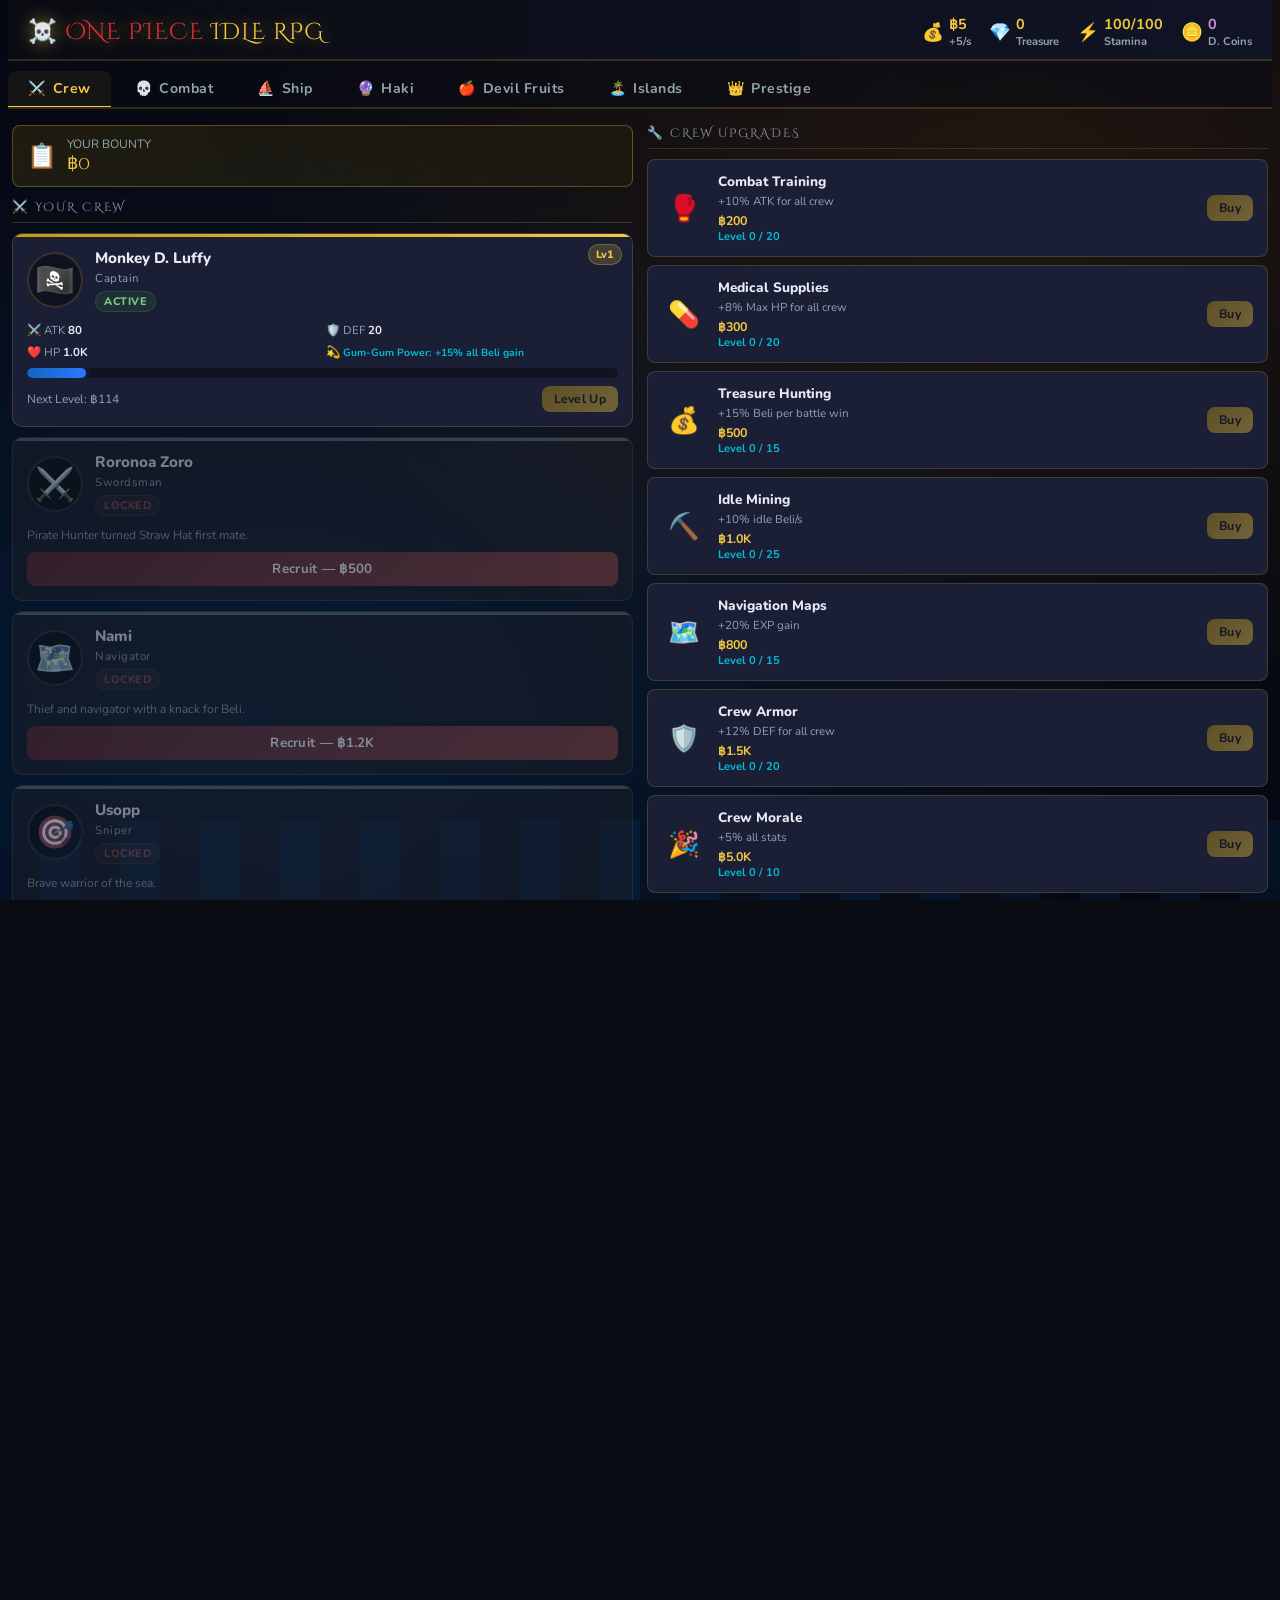
<file: index.html>
<!DOCTYPE html>
<html lang="en">
<head>
<meta charset="UTF-8">
<meta name="viewport" content="width=device-width, initial-scale=1.0">
<title>One Piece: Grand Line Idle RPG</title>
<style>
/* ===== GOOGLE FONTS ===== */
@import url('https://fonts.googleapis.com/css2?family=Cinzel+Decorative:wght@700;900&family=Nunito:wght@400;600;700;800&display=swap');

/* ===== CSS VARIABLES ===== */
:root {
  --bg-deep:    #0a0c14;
  --bg-panel:   #111527;
  --bg-card:    #1a1f35;
  --bg-hover:   #232843;
  --gold:       #f5c842;
  --gold-dark:  #c89a10;
  --red:        #e03030;
  --red-dark:   #a01818;
  --blue:       #2979ff;
  --blue-light: #82b1ff;
  --teal:       #00bcd4;
  --purple:     #9c27b0;
  --green:      #43a047;
  --orange:     #ff6d00;
  --text-main:  #e8eaf6;
  --text-sub:   #90a4ae;
  --text-dim:   #546e7a;
  --border:     rgba(245,200,66,0.18);
  --shadow:     0 4px 32px rgba(0,0,0,0.55);
  --radius:     10px;
  --font-title: 'Cinzel Decorative', serif;
  --font-body:  'Nunito', sans-serif;
}

/* ===== RESET ===== */
*, *::before, *::after { box-sizing: border-box; margin: 0; padding: 0; }
html, body { height: 100%; background: var(--bg-deep); color: var(--text-main); font-family: var(--font-body); overflow-x: hidden; }

/* ===== BACKGROUND OCEAN ===== */
body::before {
  content: '';
  position: fixed; inset: 0; z-index: 0;
  background:
    radial-gradient(ellipse at 20% 80%, rgba(0,60,120,0.35) 0%, transparent 60%),
    radial-gradient(ellipse at 80% 20%, rgba(150,80,0,0.18) 0%, transparent 55%),
    radial-gradient(ellipse at 50% 50%, rgba(10,12,20,1) 0%, rgba(5,8,18,1) 100%);
  pointer-events: none;
}

/* ===== WAVES ANIMATION ===== */
.ocean-bg {
  position: fixed; bottom: 0; left: 0; width: 100%; height: 80px; z-index: 0; pointer-events: none; overflow: hidden;
}
.wave {
  position: absolute; bottom: 0; width: 200%; height: 100%;
  background: repeating-linear-gradient(90deg, transparent 0px, transparent 40px, rgba(0,100,200,0.07) 40px, rgba(0,100,200,0.07) 80px);
  animation: waveMove 8s linear infinite;
}
.wave:nth-child(2) { animation-delay: -4s; animation-duration: 12s; opacity: 0.5; }
@keyframes waveMove { 0% { transform: translateX(0); } 100% { transform: translateX(-50%); } }

/* ===== LAYOUT ===== */
#app { position: relative; z-index: 1; display: flex; flex-direction: column; min-height: 100vh; max-width: 1280px; margin: 0 auto; padding: 0 8px; }

/* ===== HEADER ===== */
header {
  display: flex; align-items: center; justify-content: space-between;
  padding: 14px 20px 10px;
  border-bottom: 2px solid var(--border);
  background: linear-gradient(90deg, rgba(10,12,20,0.98) 0%, rgba(17,21,39,0.95) 100%);
  position: sticky; top: 0; z-index: 100;
}
.logo { font-family: var(--font-title); font-size: 1.45rem; color: var(--gold); text-shadow: 0 0 18px rgba(245,200,66,0.55); letter-spacing: 1px; }
.logo span { color: var(--red); }

/* ===== RESOURCES BAR ===== */
.resources-bar {
  display: flex; gap: 18px; flex-wrap: wrap; align-items: center;
}
.res { display: flex; align-items: center; gap: 5px; font-size: 0.82rem; font-weight: 700; }
.res-icon { font-size: 1.1rem; }
.res-val { color: var(--gold); font-size: 0.9rem; }
.res-rate { color: var(--text-sub); font-size: 0.7rem; }

/* ===== TABS ===== */
.tabs {
  display: flex; gap: 4px; padding: 10px 0 0;
  border-bottom: 2px solid var(--border);
  background: rgba(10,12,20,0.6);
  position: sticky; top: 58px; z-index: 99;
  overflow-x: auto;
}
.tab-btn {
  padding: 8px 20px; cursor: pointer; border: none; background: transparent;
  color: var(--text-sub); font-family: var(--font-body); font-size: 0.88rem; font-weight: 700;
  border-bottom: 3px solid transparent; margin-bottom: -2px;
  transition: all 0.2s; white-space: nowrap; letter-spacing: 0.5px;
  border-radius: 8px 8px 0 0;
}
.tab-btn:hover { color: var(--text-main); background: rgba(255,255,255,0.04); }
.tab-btn.active { color: var(--gold); border-bottom-color: var(--gold); background: rgba(245,200,66,0.06); }
.tab-btn .tab-icon { margin-right: 6px; }

/* ===== CONTENT PANELS ===== */
.tab-panel { display: none; padding: 16px 4px; }
.tab-panel.active { display: block; }

/* ===== GRID LAYOUTS ===== */
.two-col { display: grid; grid-template-columns: 1fr 1fr; gap: 14px; }
.three-col { display: grid; grid-template-columns: repeat(3, 1fr); gap: 14px; }
.sidebar-layout { display: grid; grid-template-columns: 320px 1fr; gap: 14px; }
@media (max-width: 900px) {
  .two-col, .three-col, .sidebar-layout { grid-template-columns: 1fr; }
}

/* ===== CARD ===== */
.card {
  background: var(--bg-card); border: 1px solid var(--border);
  border-radius: var(--radius); padding: 16px; box-shadow: var(--shadow);
  transition: border-color 0.2s;
}
.card:hover { border-color: rgba(245,200,66,0.32); }
.card-title {
  font-family: var(--font-title); font-size: 0.85rem; color: var(--gold);
  margin-bottom: 12px; letter-spacing: 1px; display: flex; align-items: center; gap: 8px;
}
.card-title::after { content: ''; flex: 1; height: 1px; background: var(--border); }

/* ===== BUTTONS ===== */
.btn {
  padding: 8px 16px; border-radius: 8px; border: none; cursor: pointer;
  font-family: var(--font-body); font-size: 0.83rem; font-weight: 700;
  transition: all 0.18s; letter-spacing: 0.3px; position: relative; overflow: hidden;
}
.btn::after {
  content: ''; position: absolute; inset: 0;
  background: rgba(255,255,255,0.12); opacity: 0; transition: opacity 0.18s;
}
.btn:hover::after { opacity: 1; }
.btn:active { transform: scale(0.97); }
.btn-gold { background: linear-gradient(135deg, var(--gold-dark), var(--gold)); color: #0a0c14; }
.btn-red  { background: linear-gradient(135deg, var(--red-dark), var(--red)); color: #fff; }
.btn-blue { background: linear-gradient(135deg, #1565c0, var(--blue)); color: #fff; }
.btn-green{ background: linear-gradient(135deg, #2e7d32, var(--green)); color: #fff; }
.btn-purple{ background: linear-gradient(135deg, #6a1b9a, var(--purple)); color: #fff; }
.btn-teal { background: linear-gradient(135deg, #00838f, var(--teal)); color: #fff; }
.btn-sm   { padding: 5px 12px; font-size: 0.77rem; }
.btn-lg   { padding: 11px 24px; font-size: 0.95rem; }
.btn-full { width: 100%; }
.btn:disabled { opacity: 0.4; cursor: not-allowed; }
.btn:disabled::after { display: none; }

/* ===== PROGRESS BARS ===== */
.progress-wrap { background: rgba(0,0,0,0.4); border-radius: 6px; overflow: hidden; height: 10px; }
.progress-bar {
  height: 100%; border-radius: 6px;
  background: linear-gradient(90deg, var(--gold-dark), var(--gold));
  transition: width 0.3s ease;
  box-shadow: 0 0 8px rgba(245,200,66,0.4);
}
.progress-bar.hp  { background: linear-gradient(90deg, #b71c1c, var(--red)); box-shadow: 0 0 8px rgba(224,48,48,0.4); }
.progress-bar.xp  { background: linear-gradient(90deg, #1565c0, var(--blue)); box-shadow: 0 0 8px rgba(41,121,255,0.35); }
.progress-bar.haki{ background: linear-gradient(90deg, #4a148c, var(--purple)); box-shadow: 0 0 8px rgba(156,39,176,0.4); }

/* ===== CREW MEMBER CARD ===== */
.crew-card {
  background: var(--bg-card); border: 1px solid var(--border);
  border-radius: var(--radius); padding: 14px; transition: all 0.2s;
  position: relative; overflow: hidden;
}
.crew-card::before {
  content: ''; position: absolute; top: 0; left: 0; right: 0; height: 3px;
  background: linear-gradient(90deg, var(--gold-dark), var(--gold));
}
.crew-card.locked { opacity: 0.5; filter: grayscale(0.6); }
.crew-card.locked::before { background: var(--text-dim); }
.crew-avatar {
  width: 56px; height: 56px; border-radius: 50%; display: flex; align-items: center;
  justify-content: center; font-size: 2rem; flex-shrink: 0;
  border: 2px solid var(--border); background: rgba(0,0,0,0.4);
}
.crew-header { display: flex; align-items: center; gap: 12px; margin-bottom: 10px; }
.crew-info { flex: 1; }
.crew-name { font-weight: 800; font-size: 0.95rem; margin-bottom: 2px; }
.crew-role { color: var(--text-sub); font-size: 0.72rem; letter-spacing: 0.5px; }
.crew-stats { display: grid; grid-template-columns: 1fr 1fr; gap: 6px; margin: 8px 0; }
.stat { font-size: 0.72rem; color: var(--text-sub); }
.stat strong { color: var(--text-main); }
.level-badge {
  position: absolute; top: 10px; right: 10px;
  background: rgba(245,200,66,0.18); color: var(--gold);
  font-size: 0.68rem; font-weight: 800; padding: 2px 7px; border-radius: 20px;
  border: 1px solid rgba(245,200,66,0.3);
}

/* ===== COMBAT AREA ===== */
.combat-arena {
  background: linear-gradient(135deg, rgba(10,12,20,0.9) 0%, rgba(20,15,35,0.9) 100%);
  border: 1px solid var(--border); border-radius: var(--radius);
  padding: 20px; min-height: 220px; position: relative;
}
.fighters { display: flex; align-items: center; justify-content: space-between; gap: 20px; }
.fighter { text-align: center; flex: 1; }
.fighter-avatar {
  width: 80px; height: 80px; border-radius: 50%;
  display: flex; align-items: center; justify-content: center;
  font-size: 2.8rem; margin: 0 auto 8px;
  border: 3px solid var(--gold); background: rgba(0,0,0,0.5);
  box-shadow: 0 0 20px rgba(245,200,66,0.25);
  animation: floatFighter 3s ease-in-out infinite;
}
.fighter.enemy .fighter-avatar {
  border-color: var(--red); box-shadow: 0 0 20px rgba(224,48,48,0.25);
  animation-delay: -1.5s;
}
@keyframes floatFighter { 0%,100% { transform: translateY(0); } 50% { transform: translateY(-6px); } }
.vs-badge {
  font-family: var(--font-title); font-size: 1.4rem; color: var(--gold);
  text-shadow: 0 0 12px rgba(245,200,66,0.6); flex-shrink: 0;
}
.fighter-name { font-weight: 800; font-size: 0.88rem; margin-bottom: 6px; }
.fighter-hp-label { font-size: 0.7rem; color: var(--text-sub); margin-bottom: 4px; }

/* ===== COMBAT LOG ===== */
.combat-log {
  background: rgba(0,0,0,0.35); border-radius: 8px;
  padding: 10px 12px; height: 90px; overflow-y: auto;
  font-size: 0.73rem; line-height: 1.7; border: 1px solid rgba(255,255,255,0.05);
}
.log-entry { animation: fadeInLog 0.3s ease; }
.log-entry.dmg-player { color: var(--red); }
.log-entry.dmg-enemy  { color: var(--gold); }
.log-entry.heal       { color: var(--green); }
.log-entry.special    { color: var(--blue-light); }
.log-entry.system     { color: var(--text-sub); }
@keyframes fadeInLog { from { opacity:0; transform: translateX(-6px); } to { opacity:1; transform: none; } }

/* ===== FLOATING DAMAGE NUMBERS ===== */
.dmg-popup {
  position: absolute; pointer-events: none; font-weight: 900;
  font-size: 1.1rem; z-index: 200;
  animation: popupFly 1.2s ease-out forwards;
  text-shadow: 0 2px 6px rgba(0,0,0,0.8);
}
@keyframes popupFly {
  0%   { opacity: 1; transform: translateY(0) scale(1); }
  60%  { opacity: 1; transform: translateY(-38px) scale(1.15); }
  100% { opacity: 0; transform: translateY(-60px) scale(0.8); }
}

/* ===== UPGRADE ITEM ===== */
.upgrade-item {
  background: var(--bg-card); border: 1px solid var(--border); border-radius: 8px;
  padding: 12px 14px; display: flex; align-items: center; gap: 12px;
  transition: border-color 0.2s;
}
.upgrade-item:hover { border-color: rgba(245,200,66,0.32); }
.upgrade-icon { font-size: 1.6rem; width: 44px; height: 44px; display: flex; align-items: center; justify-content: center; flex-shrink: 0; }
.upgrade-text { flex: 1; }
.upgrade-name { font-weight: 800; font-size: 0.85rem; margin-bottom: 2px; }
.upgrade-desc { color: var(--text-sub); font-size: 0.72rem; }
.upgrade-cost { color: var(--gold); font-size: 0.78rem; font-weight: 700; margin-top: 3px; }
.upgrade-count { color: var(--teal); font-size: 0.7rem; font-weight: 700; }

/* ===== DEVIL FRUIT CARD ===== */
.df-card {
  background: var(--bg-card); border: 2px solid transparent; border-radius: 12px;
  padding: 16px; text-align: center; cursor: pointer; transition: all 0.25s;
  position: relative; overflow: hidden;
}
.df-card::before {
  content: ''; position: absolute; inset: 0; border-radius: 12px;
  background: radial-gradient(ellipse at 50% 0%, rgba(255,255,255,0.06) 0%, transparent 70%);
  pointer-events: none;
}
.df-card.paramecia { border-color: rgba(41,121,255,0.45); }
.df-card.zoan      { border-color: rgba(67,160,71,0.45); }
.df-card.logia     { border-color: rgba(255,109,0,0.45); }
.df-card.owned { opacity: 1; }
.df-card.locked { opacity: 0.45; filter: grayscale(0.7); cursor: default; }
.df-fruit-icon { font-size: 2.8rem; margin-bottom: 8px; display: block; }
.df-name { font-weight: 800; font-size: 0.9rem; margin-bottom: 4px; }
.df-type-badge {
  display: inline-block; padding: 2px 9px; border-radius: 20px;
  font-size: 0.65rem; font-weight: 800; letter-spacing: 1px; margin-bottom: 8px;
}
.df-type-badge.paramecia { background: rgba(41,121,255,0.2); color: var(--blue-light); }
.df-type-badge.zoan      { background: rgba(67,160,71,0.2); color: #81c784; }
.df-type-badge.logia     { background: rgba(255,109,0,0.2); color: #ffab40; }
.df-effect { color: var(--text-sub); font-size: 0.72rem; line-height: 1.5; }
.df-cost   { color: var(--gold); font-size: 0.78rem; font-weight: 700; margin-top: 8px; }

/* ===== HAKI TAB ===== */
.haki-sphere {
  width: 100px; height: 100px; border-radius: 50%; margin: 0 auto 16px;
  display: flex; align-items: center; justify-content: center; font-size: 2.8rem;
  position: relative; cursor: pointer; transition: transform 0.1s;
}
.haki-sphere:hover { transform: scale(1.06); }
.haki-sphere:active { transform: scale(0.96); }
.haki-sphere.conqueror {
  background: radial-gradient(circle, rgba(100,0,150,0.8), rgba(50,0,80,0.95));
  box-shadow: 0 0 30px rgba(156,39,176,0.6), 0 0 60px rgba(156,39,176,0.2);
  border: 2px solid rgba(156,39,176,0.6);
}
.haki-sphere.armament {
  background: radial-gradient(circle, rgba(20,20,20,0.9), rgba(5,5,10,0.98));
  box-shadow: 0 0 30px rgba(100,100,120,0.5), 0 0 60px rgba(80,80,100,0.2);
  border: 2px solid rgba(150,150,180,0.4);
}
.haki-sphere.observation {
  background: radial-gradient(circle, rgba(0,80,150,0.8), rgba(0,30,80,0.95));
  box-shadow: 0 0 30px rgba(0,150,255,0.5), 0 0 60px rgba(0,100,200,0.2);
  border: 2px solid rgba(0,150,255,0.4);
}
.haki-sphere-pulse {
  animation: hakiPulse 2s ease-in-out infinite;
}
@keyframes hakiPulse {
  0%, 100% { box-shadow: 0 0 30px rgba(156,39,176,0.6), 0 0 60px rgba(156,39,176,0.2); }
  50%       { box-shadow: 0 0 50px rgba(156,39,176,0.9), 0 0 90px rgba(156,39,176,0.4); }
}

/* ===== SHIP TAB ===== */
.ship-display {
  text-align: center; padding: 20px;
  font-size: 5rem; line-height: 1;
  animation: shipSway 4s ease-in-out infinite;
  filter: drop-shadow(0 4px 12px rgba(245,200,66,0.3));
}
@keyframes shipSway {
  0%,100% { transform: rotate(-2deg) translateY(0); }
  50%      { transform: rotate(2deg) translateY(-8px); }
}

/* ===== PRESTIGE ===== */
.prestige-card {
  background: linear-gradient(135deg, rgba(80,0,80,0.3) 0%, rgba(20,10,40,0.6) 100%);
  border: 2px solid rgba(156,39,176,0.5); border-radius: 14px; padding: 20px;
  text-align: center;
}
.prestige-icon { font-size: 3.5rem; margin-bottom: 12px; display: block; }
.prestige-title {
  font-family: var(--font-title); font-size: 1.1rem; color: var(--purple);
  margin-bottom: 8px; text-shadow: 0 0 15px rgba(156,39,176,0.5);
}

/* ===== NOTIFICATION TOAST ===== */
.toast-container { position: fixed; top: 70px; right: 16px; z-index: 500; display: flex; flex-direction: column; gap: 8px; }
.toast {
  background: var(--bg-card); border: 1px solid var(--gold);
  border-radius: 8px; padding: 10px 16px; font-size: 0.82rem; font-weight: 700;
  max-width: 280px; box-shadow: var(--shadow); color: var(--gold);
  animation: toastIn 0.35s ease, toastOut 0.35s ease 2.65s forwards;
}
@keyframes toastIn  { from { opacity:0; transform: translateX(60px); } to { opacity:1; transform: none; } }
@keyframes toastOut { to   { opacity:0; transform: translateX(60px); } }

/* ===== SCROLLBAR ===== */
::-webkit-scrollbar { width: 6px; height: 6px; }
::-webkit-scrollbar-track { background: rgba(0,0,0,0.2); }
::-webkit-scrollbar-thumb { background: rgba(245,200,66,0.3); border-radius: 3px; }
::-webkit-scrollbar-thumb:hover { background: rgba(245,200,66,0.5); }

/* ===== MISC UTILS ===== */
.flex { display: flex; }
.flex-between { display: flex; justify-content: space-between; align-items: center; }
.gap-8 { gap: 8px; }
.gap-12 { gap: 12px; }
.mb-8  { margin-bottom: 8px; }
.mb-12 { margin-bottom: 12px; }
.mb-16 { margin-bottom: 16px; }
.text-gold   { color: var(--gold); }
.text-red    { color: var(--red); }
.text-blue   { color: var(--blue-light); }
.text-green  { color: var(--green); }
.text-sub    { color: var(--text-sub); }
.text-center { text-align: center; }
.bold        { font-weight: 800; }
.small       { font-size: 0.75rem; }
.chip {
  display: inline-block; padding: 2px 8px; border-radius: 12px;
  font-size: 0.68rem; font-weight: 800; letter-spacing: 0.5px;
  background: rgba(245,200,66,0.12); color: var(--gold);
  border: 1px solid rgba(245,200,66,0.25);
}
.chip.red    { background: rgba(224,48,48,0.12); color: var(--red); border-color: rgba(224,48,48,0.25); }
.chip.blue   { background: rgba(41,121,255,0.12); color: var(--blue-light); border-color: rgba(41,121,255,0.25); }
.chip.purple { background: rgba(156,39,176,0.12); color: #ce93d8; border-color: rgba(156,39,176,0.25); }
.chip.green  { background: rgba(67,160,71,0.12); color: #81c784; border-color: rgba(67,160,71,0.25); }
.section-title {
  font-family: var(--font-title); font-size: 0.78rem; color: var(--text-sub);
  letter-spacing: 2px; text-transform: uppercase; margin-bottom: 10px;
  padding-bottom: 6px; border-bottom: 1px solid var(--border);
}
.idle-glow { animation: idleGlow 2s ease-in-out infinite alternate; }
@keyframes idleGlow { from { filter: brightness(1); } to { filter: brightness(1.3) drop-shadow(0 0 8px rgba(245,200,66,0.5)); } }
.spin { animation: spin 2s linear infinite; }
@keyframes spin { to { transform: rotate(360deg); } }

/* Bounty display */
.bounty-banner {
  background: linear-gradient(135deg, rgba(180,140,0,0.15), rgba(100,80,0,0.1));
  border: 1px solid rgba(245,200,66,0.3); border-radius: 8px; padding: 10px 14px;
  display: flex; align-items: center; gap: 10px; margin-bottom: 12px;
}
.bounty-amount { font-family: var(--font-title); font-size: 1.1rem; color: var(--gold); }

/* Island progress */
.island-item {
  background: var(--bg-card); border: 1px solid var(--border); border-radius: 8px;
  padding: 12px; display: flex; align-items: center; gap: 12px;
  cursor: pointer; transition: all 0.2s;
}
.island-item:hover { border-color: rgba(245,200,66,0.4); background: var(--bg-hover); }
.island-item.active-island { border-color: var(--gold); background: rgba(245,200,66,0.06); }
.island-item.locked { opacity: 0.4; cursor: default; pointer-events: none; }
.island-icon { font-size: 1.8rem; }
.island-name { font-weight: 800; font-size: 0.88rem; }
.island-desc { color: var(--text-sub); font-size: 0.7rem; }
.island-reward { color: var(--gold); font-size: 0.7rem; font-weight: 700; }

/* Tabs scrollable on small screens */
.tab-panel { animation: panelFade 0.25s ease; }
@keyframes panelFade { from { opacity:0; transform: translateY(8px); } to { opacity:1; transform: none; } }
</style>
</head>
<body>

<!-- Ocean background waves -->
<div class="ocean-bg">
  <div class="wave"></div>
  <div class="wave"></div>
</div>

<!-- Toast notification container -->
<div class="toast-container" id="toastContainer"></div>

<div id="app">
  <!-- ===== HEADER ===== -->
  <header>
    <div class="logo">☠️ <span>ONE PIECE</span> IDLE RPG</div>
    <div class="resources-bar" id="resourcesBar">
      <!-- Populated by JS -->
    </div>
  </header>

  <!-- ===== TABS ===== -->
  <nav class="tabs" id="tabNav">
    <button class="tab-btn active" data-tab="crew">
      <span class="tab-icon">⚔️</span>Crew
    </button>
    <button class="tab-btn" data-tab="combat">
      <span class="tab-icon">💀</span>Combat
    </button>
    <button class="tab-btn" data-tab="ship">
      <span class="tab-icon">⛵</span>Ship
    </button>
    <button class="tab-btn" data-tab="haki">
      <span class="tab-icon">🔮</span>Haki
    </button>
    <button class="tab-btn" data-tab="devilfruits">
      <span class="tab-icon">🍎</span>Devil Fruits
    </button>
    <button class="tab-btn" data-tab="islands">
      <span class="tab-icon">🏝️</span>Islands
    </button>
    <button class="tab-btn" data-tab="prestige">
      <span class="tab-icon">👑</span>Prestige
    </button>
  </nav>

  <!-- ===================== CREW TAB ===================== -->
  <div class="tab-panel active" id="tab-crew">
    <div class="two-col">
      <!-- Left: Crew roster -->
      <div>
        <div class="bounty-banner">
          <span style="font-size:1.5rem">📋</span>
          <div>
            <div class="small text-sub">YOUR BOUNTY</div>
            <div class="bounty-amount" id="bountyDisplay">฿0</div>
          </div>
        </div>
        <p class="section-title">⚔️ Your Crew</p>
        <div id="crewRoster" style="display:flex;flex-direction:column;gap:10px;">
          <!-- Crew cards rendered by JS -->
        </div>
      </div>
      <!-- Right: Upgrades -->
      <div>
        <p class="section-title">🔧 Crew Upgrades</p>
        <div id="crewUpgrades" style="display:flex;flex-direction:column;gap:8px;">
          <!-- Upgrades rendered by JS -->
        </div>
      </div>
    </div>
  </div>

  <!-- ===================== COMBAT TAB ===================== -->
  <div class="tab-panel" id="tab-combat">
    <div class="sidebar-layout">
      <!-- Left: Arena -->
      <div>
        <div class="combat-arena" id="combatArena">
          <div class="fighters">
            <!-- Player -->
            <div class="fighter" id="playerFighter">
              <div class="fighter-avatar" id="playerAvatar">🏴‍☠️</div>
              <div class="fighter-name" id="playerName">Monkey D. Luffy</div>
              <div class="fighter-hp-label">HP: <span id="playerHP">1000</span> / <span id="playerMaxHP">1000</span></div>
              <div class="progress-wrap" style="max-width:160px;margin:0 auto">
                <div class="progress-bar hp" id="playerHPBar" style="width:100%"></div>
              </div>
            </div>
            <div class="vs-badge">VS</div>
            <!-- Enemy -->
            <div class="fighter enemy" id="enemyFighter">
              <div class="fighter-avatar" id="enemyAvatar">💀</div>
              <div class="fighter-name" id="enemyName">East Blue Pirate</div>
              <div class="fighter-hp-label">HP: <span id="enemyHP">500</span> / <span id="enemyMaxHP">500</span></div>
              <div class="progress-wrap" style="max-width:160px;margin:0 auto">
                <div class="progress-bar hp" id="enemyHPBar" style="width:100%"></div>
              </div>
            </div>
          </div>
          <div style="margin-top:14px;display:flex;justify-content:space-between;align-items:center;">
            <div class="small text-sub">Auto-battle active</div>
            <div id="battleSpeedDisplay" class="chip">Speed: 1x</div>
          </div>
        </div>

        <!-- Combat log -->
        <div class="card" style="margin-top:12px;">
          <div class="card-title">📜 Battle Log</div>
          <div class="combat-log" id="combatLog">
            <div class="log-entry system">▶ Battle begins on the Grand Line...</div>
          </div>
        </div>

        <!-- Combat controls -->
        <div class="card" style="margin-top:12px;">
          <div class="card-title">⚡ Special Attacks</div>
          <div style="display:flex;flex-wrap:wrap;gap:8px;" id="specialAttackBtns">
            <!-- Filled by JS -->
          </div>
        </div>
      </div>

      <!-- Right: Enemy selection + Stats -->
      <div>
        <div class="card mb-12">
          <div class="card-title">🎯 Choose Your Enemy</div>
          <div id="enemyList" style="display:flex;flex-direction:column;gap:8px;">
            <!-- Filled by JS -->
          </div>
        </div>

        <div class="card mb-12">
          <div class="card-title">📊 Battle Stats</div>
          <div id="battleStats" style="display:grid;grid-template-columns:1fr 1fr;gap:8px;">
            <!-- Filled by JS -->
          </div>
        </div>

        <div class="card">
          <div class="card-title">⚡ Speed Boosts</div>
          <div style="display:flex;gap:8px;flex-wrap:wrap;">
            <button class="btn btn-blue btn-sm" onclick="game.setBattleSpeed(1)">1x</button>
            <button class="btn btn-blue btn-sm" onclick="game.setBattleSpeed(2)">2x</button>
            <button class="btn btn-blue btn-sm" onclick="game.setBattleSpeed(4)">4x</button>
            <button class="btn btn-gold btn-sm" onclick="game.setBattleSpeed(8)">8x 🔥</button>
          </div>
          <div class="small text-sub" style="margin-top:8px;">Higher speed unlocked via Ship upgrades</div>
        </div>
      </div>
    </div>
  </div>

  <!-- ===================== SHIP TAB ===================== -->
  <div class="tab-panel" id="tab-ship">
    <div class="two-col">
      <div>
        <div class="card" style="text-align:center;">
          <div class="ship-display" id="shipEmoji">⛵</div>
          <div style="font-family:var(--font-title);font-size:1.1rem;color:var(--gold);" id="shipName">Dinghy</div>
          <div class="small text-sub mt-4" id="shipDesc" style="margin-top:6px;">A small wooden boat</div>
          <div style="margin-top:12px;display:flex;justify-content:center;gap:16px;">
            <div><div class="small text-sub">Speed</div><div class="bold text-gold" id="shipSpeed">1x</div></div>
            <div><div class="small text-sub">Capacity</div><div class="bold text-gold" id="shipCap">5</div></div>
            <div><div class="small text-sub">Defense</div><div class="bold text-gold" id="shipDef">+0%</div></div>
          </div>
        </div>

        <div class="card" style="margin-top:12px;">
          <div class="card-title">⚓ Ship Upgrades</div>
          <div id="shipUpgradeList" style="display:flex;flex-direction:column;gap:8px;">
          </div>
        </div>
      </div>

      <div>
        <div class="card mb-12">
          <div class="card-title">🚢 Ship Tier</div>
          <div id="shipTierList" style="display:flex;flex-direction:column;gap:8px;">
          </div>
        </div>

        <div class="card">
          <div class="card-title">📦 Cargo Hold</div>
          <div id="cargoInfo" style="font-size:0.82rem;line-height:2;">
            <!-- Filled by JS -->
          </div>
        </div>
      </div>
    </div>
  </div>

  <!-- ===================== HAKI TAB ===================== -->
  <div class="tab-panel" id="tab-haki">
    <div class="three-col">
      <!-- Conqueror's Haki -->
      <div class="card" style="text-align:center;">
        <div class="haki-sphere conqueror haki-sphere-pulse" id="hakiConqBtn" onclick="game.useHaki('conqueror')">
          👑
        </div>
        <div style="font-family:var(--font-title);font-size:0.85rem;color:#ce93d8;margin-bottom:4px;">Conqueror's Haki</div>
        <div class="small text-sub mb-12">Haoshoku no Haki</div>
        <div class="progress-wrap mb-8">
          <div class="progress-bar haki" id="conqBar" style="width:0%"></div>
        </div>
        <div class="small text-gold" id="conqXP">XP: 0 / 100</div>
        <div class="small text-sub mb-12" id="conqLvl">Level 0</div>
        <div style="font-size:0.78rem;color:var(--text-sub);line-height:1.6;margin-bottom:12px;" id="conqEffect">
          Stuns all enemies for 3s. Passive: 5% Beli/s bonus per level.
        </div>
        <div id="conqUpgrades" style="display:flex;flex-direction:column;gap:6px;text-align:left;">
        </div>
      </div>

      <!-- Armament Haki -->
      <div class="card" style="text-align:center;">
        <div class="haki-sphere armament" id="hakiArmBtn" onclick="game.useHaki('armament')">
          ⚫
        </div>
        <div style="font-family:var(--font-title);font-size:0.85rem;color:#b0bec5;margin-bottom:4px;">Armament Haki</div>
        <div class="small text-sub mb-12">Busoshoku no Haki</div>
        <div class="progress-wrap mb-8">
          <div class="progress-bar haki" id="armBar" style="width:0%"></div>
        </div>
        <div class="small text-gold" id="armXP">XP: 0 / 100</div>
        <div class="small text-sub mb-12" id="armLvl">Level 0</div>
        <div style="font-size:0.78rem;color:var(--text-sub);line-height:1.6;margin-bottom:12px;" id="armEffect">
          Coats attacks. Passive: +10% ATK per level.
        </div>
        <div id="armUpgrades" style="display:flex;flex-direction:column;gap:6px;text-align:left;">
        </div>
      </div>

      <!-- Observation Haki -->
      <div class="card" style="text-align:center;">
        <div class="haki-sphere observation" id="hakiObsBtn" onclick="game.useHaki('observation')">
          👁️
        </div>
        <div style="font-family:var(--font-title);font-size:0.85rem;color:#82b1ff;margin-bottom:4px;">Observation Haki</div>
        <div class="small text-sub mb-12">Kenbunshoku no Haki</div>
        <div class="progress-wrap mb-8">
          <div class="progress-bar haki" id="obsBar" style="width:0%"></div>
        </div>
        <div class="small text-gold" id="obsXP">XP: 0 / 100</div>
        <div class="small text-sub mb-12" id="obsLvl">Level 0</div>
        <div style="font-size:0.78rem;color:var(--text-sub);line-height:1.6;margin-bottom:12px;" id="obsEffect">
          Predicts attacks. Passive: +8% evasion & +5% Beli per level.
        </div>
        <div id="obsUpgrades" style="display:flex;flex-direction:column;gap:6px;text-align:left;">
        </div>
      </div>
    </div>

    <!-- Haki Training -->
    <div class="card" style="margin-top:14px;">
      <div class="card-title">🏋️ Haki Training</div>
      <div class="two-col">
        <div>
          <p class="small text-sub mb-8">Train your Haki passively. Each battle grants Haki XP based on your training level.</p>
          <div id="hakiTrainingUpgrades" style="display:flex;flex-direction:column;gap:8px;">
          </div>
        </div>
        <div>
          <p class="small text-sub mb-8">Click the Haki spheres above to use them in battle. Each use costs Stamina and grants XP.</p>
          <div class="card" style="background:rgba(0,0,0,0.3);">
            <div class="small text-sub mb-8">Stamina</div>
            <div class="progress-wrap mb-8">
              <div class="progress-bar" id="staminaBar" style="width:100%;background:linear-gradient(90deg,#2e7d32,var(--green));"></div>
            </div>
            <div class="flex-between small">
              <span class="text-green" id="staminaVal">100 / 100</span>
              <span class="text-sub">Regen: <span class="text-green" id="staminaRegen">+1/s</span></span>
            </div>
          </div>
        </div>
      </div>
    </div>
  </div>

  <!-- ===================== DEVIL FRUITS TAB ===================== -->
  <div class="tab-panel" id="tab-devilfruits">
    <div class="card mb-12">
      <div class="card-title">🍎 Devil Fruit Collection</div>
      <div class="small text-sub mb-12">Eating a Devil Fruit grants powerful abilities but you lose the ability to swim. You can only eat one fruit at a time.</div>
      <div id="dfEquipped" class="bounty-banner">
        <span style="font-size:1.5rem">🍎</span>
        <div>
          <div class="small text-sub">CURRENTLY EQUIPPED</div>
          <div class="bold" id="dfEquippedName">None — Eat a Devil Fruit below!</div>
        </div>
      </div>
    </div>
    <div id="devilFruitGrid" style="display:grid;grid-template-columns:repeat(auto-fill,minmax(200px,1fr));gap:12px;">
      <!-- Filled by JS -->
    </div>
  </div>

  <!-- ===================== ISLANDS TAB ===================== -->
  <div class="tab-panel" id="tab-islands">
    <div class="two-col">
      <div>
        <p class="section-title">🗺️ Grand Line Route</p>
        <div id="islandList" style="display:flex;flex-direction:column;gap:8px;">
          <!-- Islands rendered by JS -->
        </div>
      </div>
      <div>
        <div class="card mb-12" id="activeIslandCard">
          <div class="card-title">🏝️ Current Island</div>
          <div id="islandDetail">
            <div class="text-center" style="padding:20px;">
              <div style="font-size:3rem;">🌊</div>
              <div class="text-sub small mt-4">Select an island to explore</div>
            </div>
          </div>
        </div>

        <div class="card">
          <div class="card-title">🏆 Island Rewards</div>
          <div id="islandRewards" class="small text-sub">Clear islands to earn Treasure and unlock new enemies.</div>
        </div>
      </div>
    </div>
  </div>

  <!-- ===================== PRESTIGE TAB ===================== -->
  <div class="tab-panel" id="tab-prestige">
    <div class="two-col">
      <div>
        <div class="prestige-card mb-12">
          <span class="prestige-icon">👑</span>
          <div class="prestige-title">The Will of D.</div>
          <p class="small text-sub mb-12" style="line-height:1.7;">
            Reset your journey on the Grand Line to awaken greater power. Each prestige grants permanent bonuses that make your next voyage faster and stronger.
          </p>
          <div class="flex-between mb-12">
            <div>
              <div class="small text-sub">Prestige Count</div>
              <div class="bold text-gold" id="prestigeCount" style="font-size:1.3rem;">0</div>
            </div>
            <div>
              <div class="small text-sub">Total D. Coins</div>
              <div class="bold" id="dCoins" style="color:#ce93d8;font-size:1.3rem;">0 🪙</div>
            </div>
            <div>
              <div class="small text-sub">This Run</div>
              <div class="bold text-gold" id="prestigeEarnable">0 🪙</div>
            </div>
          </div>
          <p class="small text-sub mb-8">Requirement: Reach <strong class="text-gold">Raftel</strong> or accumulate <strong class="text-gold">฿1 Billion</strong> Beli</p>
          <button class="btn btn-purple btn-full btn-lg" id="prestigeBtn" onclick="game.prestige()" disabled>
            🌊 Set Sail Again (Prestige)
          </button>
        </div>

        <div class="card">
          <div class="card-title">📜 Prestige History</div>
          <div id="prestigeHistory" class="small text-sub" style="line-height:2;">
            No prestige yet. Sail the Grand Line!
          </div>
        </div>
      </div>

      <div>
        <div class="card mb-12">
          <div class="card-title">🪙 D. Coin Upgrades</div>
          <p class="small text-sub mb-12">Permanent upgrades purchased with D. Coins. These survive prestige!</p>
          <div id="dCoinUpgrades" style="display:flex;flex-direction:column;gap:8px;">
          </div>
        </div>

        <div class="card">
          <div class="card-title">📊 Prestige Bonuses (Active)</div>
          <div id="prestigeBonusDisplay" style="font-size:0.8rem;line-height:2.2;color:var(--text-sub);">
            No bonuses yet.
          </div>
        </div>
      </div>
    </div>
  </div>

</div><!-- /app -->

<script>
// ============================================================
// ONE PIECE IDLE RPG — GAME ENGINE
// ============================================================

// ===== UTILITY FUNCTIONS =====
const $ = id => document.getElementById(id);
const fmt = n => {
  if (n >= 1e12) return (n/1e12).toFixed(2) + 'T';
  if (n >= 1e9)  return (n/1e9).toFixed(2) + 'B';
  if (n >= 1e6)  return (n/1e6).toFixed(2) + 'M';
  if (n >= 1e3)  return (n/1e3).toFixed(1) + 'K';
  return Math.floor(n).toString();
};
const fmtBeli = n => '฿' + fmt(n);
const clamp = (v,mn,mx) => Math.max(mn, Math.min(mx, v));
const lerp = (a,b,t) => a + (b-a)*t;
const rand = (mn,mx) => mn + Math.random()*(mx-mn);
const randInt = (mn,mx) => Math.floor(rand(mn,mx+1));
const chance = p => Math.random() < p;

// ===== GAME STATE =====
const DEFAULT_STATE = {
  beli:       0,
  beliBps:    0, // beli per second (computed)
  treasure:   0,
  bounty:     0,
  stamina:    100,
  maxStamina: 100,
  battleSpeed:1,
  totalTime:  0,
  prestige: {
    count:    0,
    dCoins:   0,
    history:  [],
    upgrades: { belimult:0, crewcap:0, hakistart:0, startbeli:0, speedstart:0 }
  },
  haki: {
    conqueror:   { level:0, xp:0 },
    armament:    { level:0, xp:0 },
    observation: { level:0, xp:0 },
    training:    { passive:0, regen:0 },
  },
  crew: {}, // crewId -> { level, unlocked }
  crewUpgrades: {}, // upgradeId -> count
  ship: {
    tier: 0,
    upgrades: {}, // upgradeId -> count
  },
  devilFruit: {
    owned: [],
    equipped: null,
  },
  islands: {
    current: 0,
    cleared: [],
  },
  combat: {
    wins: 0,
    totalDmg: 0,
    kills: 0,
    currentEnemy: 0,
  },
};

// ===== DATA DEFINITIONS =====

// ---- CREW ----
const CREW_DATA = [
  { id:'luffy',   name:'Monkey D. Luffy',  role:'Captain',          emoji:'🏴‍☠️', color:'#e03030',
    base:{ atk:80, def:20, hp:1000 },
    perLevel:{ atk:30, def:8, hp:200 },
    passive:'Gum-Gum Power: +15% all Beli gain',
    unlockCost:0, unlockCurrency:'beli', description:'Captain of the Straw Hat Pirates!',
    ability:'Gum-Gum Pistol' },
  { id:'zoro',    name:'Roronoa Zoro',      role:'Swordsman',        emoji:'⚔️', color:'#43a047',
    base:{ atk:120, def:30, hp:900 },
    perLevel:{ atk:45, def:12, hp:180 },
    passive:'Three Sword Style: +25% ATK',
    unlockCost:500, unlockCurrency:'beli', description:'Pirate Hunter turned Straw Hat first mate.',
    ability:'Oni Giri' },
  { id:'nami',    name:'Nami',              role:'Navigator',        emoji:'🗺️', color:'#ff9800',
    base:{ atk:30, def:15, hp:600 },
    perLevel:{ atk:15, def:6, hp:120 },
    passive:'Perfect Forecast: +20% Beli/s idle income',
    unlockCost:1200, unlockCurrency:'beli', description:'Thief and navigator with a knack for Beli.',
    ability:'Clima Tact' },
  { id:'usopp',   name:'Usopp',             role:'Sniper',           emoji:'🎯', color:'#795548',
    base:{ atk:60, def:10, hp:700 },
    perLevel:{ atk:20, def:5, hp:140 },
    passive:'Sniper King: +10% crit chance',
    unlockCost:2500, unlockCurrency:'beli', description:'Brave warrior of the sea.',
    ability:'Kabuto' },
  { id:'sanji',   name:'Sanji',             role:'Cook',             emoji:'🍳', color:'#1565c0',
    base:{ atk:110, def:25, hp:850 },
    perLevel:{ atk:40, def:10, hp:170 },
    passive:'Black Leg: +20% ATK, restores 2% HP/kill',
    unlockCost:5000, unlockCurrency:'beli', description:'The cook who fights with his legs.',
    ability:"Hell Memories" },
  { id:'chopper', name:'Tony Tony Chopper',  role:'Doctor',           emoji:'🦌', color:'#e91e63',
    base:{ atk:40, def:40, hp:800 },
    perLevel:{ atk:18, def:16, hp:200 },
    passive:'Rumble Ball: +30% HP regen',
    unlockCost:8000, unlockCurrency:'beli', description:'The little doctor with a big heart.',
    ability:'Monster Point' },
  { id:'robin',   name:'Nico Robin',         role:'Archaeologist',    emoji:'📚', color:'#9c27b0',
    base:{ atk:70, def:20, hp:750 },
    perLevel:{ atk:25, def:8, hp:150 },
    passive:'Hana Hana: +15% Treasure from islands',
    unlockCost:15000, unlockCurrency:'beli', description:'Seeks the Poneglyph of history.',
    ability:'Cien Fleur' },
  { id:'franky',  name:'Franky',             role:'Shipwright',       emoji:'🔧', color:'#0097a7',
    base:{ atk:90, def:60, hp:1100 },
    perLevel:{ atk:35, def:22, hp:220 },
    passive:'Super: +40% ship upgrade effect',
    unlockCost:30000, unlockCurrency:'beli', description:'Cyborg shipwright of the crew.',
    ability:'Franky Cannon' },
  { id:'brook',   name:'Brook',              role:'Musician',         emoji:'🎻', color:'#78909c',
    base:{ atk:80, def:15, hp:680 },
    perLevel:{ atk:28, def:7, hp:136 },
    passive:'Yomi Yomi: Revive once per battle with 30% HP',
    unlockCost:60000, unlockCurrency:'beli', description:'Soul King and Straw Hat musician.',
    ability:'Soul Solid' },
  { id:'jinbei',  name:'Jinbe',              role:'Helmsman',         emoji:'🐟', color:'#1a237e',
    base:{ atk:130, def:80, hp:1400 },
    perLevel:{ atk:50, def:30, hp:280 },
    passive:'Fish-Man Karate: +15% battle speed, -20% damage taken',
    unlockCost:200000, unlockCurrency:'beli', description:'Knight of the Sea. Former Warlord.',
    ability:'Vagabond Drill' },
];

// ---- CREW UPGRADES ----
const CREW_UPGRADES = [
  { id:'training',  name:'Combat Training',   emoji:'🥊', desc:'+10% ATK for all crew',   baseCost:200,  costMult:1.5, maxLevel:20, effect:'atk',     value:0.1 },
  { id:'medkit',    name:'Medical Supplies',   emoji:'💊', desc:'+8% Max HP for all crew',  baseCost:300,  costMult:1.5, maxLevel:20, effect:'hp',      value:0.08 },
  { id:'treasure',  name:'Treasure Hunting',   emoji:'💰', desc:'+15% Beli per battle win', baseCost:500,  costMult:1.7, maxLevel:15, effect:'beliWin', value:0.15 },
  { id:'idlemine',  name:'Idle Mining',         emoji:'⛏️', desc:'+10% idle Beli/s',        baseCost:1000, costMult:1.6, maxLevel:25, effect:'idleBeli',value:0.1 },
  { id:'navmap',    name:'Navigation Maps',     emoji:'🗺️', desc:'+20% EXP gain',           baseCost:800,  costMult:1.6, maxLevel:15, effect:'xp',      value:0.2 },
  { id:'armor',     name:'Crew Armor',          emoji:'🛡️', desc:'+12% DEF for all crew',   baseCost:1500, costMult:1.7, maxLevel:20, effect:'def',     value:0.12 },
  { id:'morale',    name:'Crew Morale',         emoji:'🎉', desc:'+5% all stats',            baseCost:5000, costMult:2.0, maxLevel:10, effect:'all',     value:0.05 },
  { id:'autoLevel', name:'Auto Leveling',       emoji:'⬆️', desc:'Crew level up faster',    baseCost:10000,costMult:2.2, maxLevel:5,  effect:'autoLvl', value:1 },
];

// ---- ENEMIES ----
const ENEMIES = [
  { id:'bandit',    name:'East Blue Bandit',    emoji:'🗡️',  hp:400,   atk:18,  def:5,  beli:[30,60],    xp:10,  bounty:500,    island:0 },
  { id:'marine',    name:'Marine Soldier',       emoji:'⚓',   hp:700,   atk:28,  def:12, beli:[80,140],   xp:18,  bounty:1000,   island:0 },
  { id:'buggy',     name:'Buggy Pirate',         emoji:'🤡',  hp:1200,  atk:40,  def:15, beli:[150,250],  xp:30,  bounty:3000,   island:1 },
  { id:'krieg',     name:'Don Krieg',            emoji:'⚙️',  hp:2500,  atk:60,  def:25, beli:[300,500],  xp:50,  bounty:8000,   island:1 },
  { id:'arlong',    name:'Arlong',               emoji:'🦈',  hp:4000,  atk:90,  def:35, beli:[500,900],  xp:80,  bounty:20000,  island:2 },
  { id:'smoker',    name:'Captain Smoker',       emoji:'💨',  hp:6000,  atk:120, def:50, beli:[800,1400], xp:120, bounty:35000,  island:2 },
  { id:'crocodile', name:'Crocodile',            emoji:'🐊',  hp:12000, atk:180, def:70, beli:[2000,3500],xp:200, bounty:80000,  island:3 },
  { id:'enel',      name:'Enel',                 emoji:'⚡',  hp:20000, atk:250, def:90, beli:[4000,7000],xp:320, bounty:150000, island:4 },
  { id:'lucci',     name:'Rob Lucci',            emoji:'🐆',  hp:35000, atk:350, def:120,beli:[7000,12000],xp:500,bounty:300000, island:5 },
  { id:'moria',     name:'Gecko Moria',          emoji:'👥',  hp:60000, atk:500, def:150,beli:[12000,20000],xp:800,bounty:500000,island:6 },
  { id:'kizaru',    name:'Admiral Kizaru',       emoji:'✨',  hp:100000,atk:700, def:200,beli:[20000,35000],xp:1200,bounty:800000,island:7 },
  { id:'kaido',     name:'Kaido of the Beasts',  emoji:'🐲',  hp:500000,atk:1500,def:500,beli:[100000,200000],xp:5000,bounty:5000000,island:8 },
  { id:'bm',        name:'Big Mom',              emoji:'🍬',  hp:400000,atk:1200,def:400,beli:[80000,160000],xp:4000,bounty:4000000,island:8 },
  { id:'blackbeard',name:'Blackbeard',           emoji:'⚫',  hp:800000,atk:2000,def:600,beli:[200000,400000],xp:8000,bounty:9000000,island:9 },
];

// ---- SHIPS ----
const SHIP_TIERS = [
  { id:'dinghy',   name:'Dinghy',       emoji:'🛶', speed:1,  cap:5,  def:0,   cost:0,      desc:'A small wooden boat, barely seaworthy.' },
  { id:'caravel',  name:'Caravel',      emoji:'⛵', speed:1.5,cap:8,  def:5,   cost:2000,   desc:'A reliable sailing vessel.' },
  { id:'galleon',  name:'Galleon',      emoji:'🚢', speed:2,  cap:15, def:12,  cost:15000,  desc:'A grand sailing ship.' },
  { id:'ironclad', name:'Iron Clad',    emoji:'🛳️', speed:3,  cap:25, def:25,  cost:100000, desc:'Steel-reinforced hull with steam power.' },
  { id:'merry',    name:'Going Merry',  emoji:'🐏', speed:4,  cap:35, def:35,  cost:500000, desc:'The beloved Straw Hat sheep-headed ship.' },
  { id:'sunny',    name:'Thousand Sunny',emoji:'☀️',speed:6, cap:50, def:55,  cost:2000000,desc:'The Straw Hats\' dream ship, built with Treasure Wood.' },
  { id:'pluton',   name:'Ancient Pluton',emoji:'⚔️',speed:10,cap:100,def:100,cost:10000000,desc:'An ancient warship of legendary power.' },
];

const SHIP_UPGRADES = [
  { id:'sail',    name:'Reinforced Sails',  emoji:'🌬️', desc:'+0.3 battle speed per level', baseCost:1000,  costMult:1.6, maxLevel:10, effect:'speed', value:0.3 },
  { id:'hull',    name:'Hull Armor',         emoji:'🔩', desc:'+8% crew DEF per level',      baseCost:1500,  costMult:1.65,maxLevel:10, effect:'def',   value:0.08 },
  { id:'cannon',  name:'Ship Cannons',       emoji:'💣', desc:'+15% battle start ATK burst',  baseCost:3000,  costMult:1.8, maxLevel:8,  effect:'burst', value:0.15 },
  { id:'kitchen', name:'Chef\'s Kitchen',    emoji:'🍳', desc:'+12% idle Beli/s',            baseCost:5000,  costMult:1.9, maxLevel:10, effect:'idle',  value:0.12 },
  { id:'library', name:'Ship Library',       emoji:'📚', desc:'+10% all XP gain',            baseCost:8000,  costMult:2.0, maxLevel:8,  effect:'xp',    value:0.1 },
  { id:'aquarium',name:'Fish-Man Aquarium',  emoji:'🐠', desc:'+5% stamina regen/level',     baseCost:20000, costMult:2.2, maxLevel:5,  effect:'stam',  value:0.05 },
];

// ---- DEVIL FRUITS ----
const DEVIL_FRUITS = [
  { id:'gomu',    name:'Gomu Gomu no Mi',  type:'paramecia', emoji:'🍑', effect:'Rubber body: immune to blunt. +20% ATK, +30% HP.',  cost:5000,   multipliers:{atk:1.2,hp:1.3} },
  { id:'bara',    name:'Bara Bara no Mi',  type:'paramecia', emoji:'🍊', effect:'Can split apart. +15% DEF, immune to slash damage.', cost:8000,   multipliers:{def:1.15} },
  { id:'sube',    name:'Sube Sube no Mi',  type:'paramecia', emoji:'🍋', effect:'Slippery skin. +25% evasion, +10% Beli gain.',       cost:12000,  multipliers:{beli:1.1} },
  { id:'bane',    name:'Bane Bane no Mi',  type:'paramecia', emoji:'🍏', effect:'Spring legs. +20% ATK speed bonus.',                  cost:15000,  multipliers:{atk:1.2} },
  { id:'tori',    name:'Tori Tori no Mi',  type:'zoan',      emoji:'🦅', effect:'Falcon form. +30% ATK, +20% SPD.',                   cost:25000,  multipliers:{atk:1.3,speed:1.2} },
  { id:'ushi',    name:'Ushi Ushi no Mi',  type:'zoan',      emoji:'🐂', effect:'Bison form. +50% HP, +25% DEF.',                     cost:30000,  multipliers:{hp:1.5,def:1.25} },
  { id:'hito',    name:'Hito Hito no Mi',  type:'zoan',      emoji:'👤', effect:'Human form. +20% all stats.',                        cost:50000,  multipliers:{atk:1.2,def:1.2,hp:1.2} },
  { id:'mera',    name:'Mera Mera no Mi',  type:'logia',     emoji:'🔥', effect:'Fire body. +40% ATK, elemental immunity.',            cost:100000, multipliers:{atk:1.4} },
  { id:'hie',     name:'Hie Hie no Mi',   type:'logia',     emoji:'🧊', effect:'Ice body. Freeze enemies. +35% ATK, +25% DEF.',      cost:120000, multipliers:{atk:1.35,def:1.25} },
  { id:'goro',    name:'Goro Goro no Mi',  type:'logia',     emoji:'⚡', effect:'Lightning. +60% ATK, stun chance 20%.',              cost:200000, multipliers:{atk:1.6} },
  { id:'yami',    name:'Yami Yami no Mi',  type:'logia',     emoji:'🌑', effect:'Darkness. +50% ATK, nullify enemy fruit effects.',   cost:500000, multipliers:{atk:1.5,beli:1.3} },
  { id:'hana',    name:'Hana Hana no Mi',  type:'paramecia', emoji:'🌸', effect:'Flower arms. +25% ATK, hit multiple enemies.',       cost:80000,  multipliers:{atk:1.25,beli:1.15} },
  { id:'ope',     name:'Ope Ope no Mi',    type:'paramecia', emoji:'💊', effect:'Room & SHAMBLES. +30% all. -30% enemy DEF.',         cost:300000, multipliers:{atk:1.3,def:1.3,hp:1.3} },
  { id:'suna',    name:'Suna Suna no Mi',  type:'logia',     emoji:'🏜️', effect:'Sand. Desiccate foes. +45% ATK, dry field aura.',   cost:150000, multipliers:{atk:1.45} },
  { id:'gura',    name:'Gura Gura no Mi',  type:'paramecia', emoji:'💥', effect:'Tremor. Quake force. +80% ATK, +AoE damage.',        cost:1000000,multipliers:{atk:1.8,beli:1.5} },
];

// ---- ISLANDS ----
const ISLANDS = [
  { id:'foosha',    name:'Foosha Village',    emoji:'🏡', desc:'Luffy\'s home. Easy enemies.',     rewardBeli:100,   rewardTreasure:0,   unlockBounty:0,       enemyIds:['bandit','marine'] },
  { id:'orange',    name:'Orange Town',        emoji:'🎪', desc:'Buggy the Clown\'s turf.',        rewardBeli:500,   rewardTreasure:1,   unlockBounty:1000,    enemyIds:['buggy','bandit'] },
  { id:'syrup',     name:'Syrup Village',      emoji:'🎯', desc:'Kaya\'s estate. Sniper alley.',   rewardBeli:1000,  rewardTreasure:2,   unlockBounty:3000,    enemyIds:['buggy','marine'] },
  { id:'baratia',   name:'Baratie',            emoji:'🍴', desc:'The floating restaurant.',        rewardBeli:3000,  rewardTreasure:5,   unlockBounty:8000,    enemyIds:['krieg','marine'] },
  { id:'arlong',    name:'Arlong Park',        emoji:'🦈', desc:'Fish-men rule this island.',      rewardBeli:8000,  rewardTreasure:10,  unlockBounty:20000,   enemyIds:['arlong','smoker'] },
  { id:'logue',     name:'Loguetown',          emoji:'⚓', desc:'The City of the Beginning & End.',rewardBeli:20000, rewardTreasure:20,  unlockBounty:35000,   enemyIds:['smoker','marine'] },
  { id:'alabasta',  name:'Alabasta',           emoji:'🏜️', desc:'Crocodile\'s desert kingdom.',   rewardBeli:60000, rewardTreasure:50,  unlockBounty:80000,   enemyIds:['crocodile','marine'] },
  { id:'skypiea',   name:'Skypiea',            emoji:'☁️', desc:'Enel\'s sky island.',             rewardBeli:150000,rewardTreasure:100, unlockBounty:150000,  enemyIds:['enel','marine'] },
  { id:'enies',     name:'Enies Lobby',        emoji:'⚖️', desc:'The Gate of Justice. CP9.',      rewardBeli:400000,rewardTreasure:200, unlockBounty:300000,  enemyIds:['lucci','smoker'] },
  { id:'thriller',  name:'Thriller Bark',      emoji:'🎃', desc:'Moria\'s ghost ship.',            rewardBeli:800000,rewardTreasure:400, unlockBounty:500000,  enemyIds:['moria','smoker'] },
  { id:'sabaody',   name:'Sabaody Archipelago',emoji:'🫧', desc:'The final stop before the NW.',  rewardBeli:2000000,rewardTreasure:800, unlockBounty:800000, enemyIds:['kizaru','marine'] },
  { id:'fishman',   name:'Fish-Man Island',    emoji:'🌊', desc:'Under the sea. 10,000m deep.',   rewardBeli:5000000,rewardTreasure:1500,unlockBounty:2000000,enemyIds:['kaido','bm'] },
  { id:'wano',      name:'Wano Country',       emoji:'🗾', desc:'Land of Samurai. Kaido\'s turf.', rewardBeli:10000000,rewardTreasure:3000,unlockBounty:5000000,enemyIds:['kaido','blackbeard'] },
  { id:'raftel',    name:'Raftel (Laugh Tale)', emoji:'🏴‍☠️',desc:'The island at the end of the world.',rewardBeli:50000000,rewardTreasure:10000,unlockBounty:9000000,enemyIds:['blackbeard'] },
];

// ---- HAKI UPGRADES ----
const HAKI_UPGRADES = {
  conqueror: [
    { id:'cq1', name:'Force of Will',     cost:500,  effect:'Stun duration +1s',       currency:'beli' },
    { id:'cq2', name:'Royal Presence',    cost:2000, effect:'+10% passive Beli bonus',  currency:'beli' },
    { id:'cq3', name:'Conqueror\'s Aura', cost:10000,effect:'AoE dmg on activation',    currency:'beli' },
  ],
  armament: [
    { id:'ar1', name:'Iron Fist',         cost:400,  effect:'+15% ATK on coated hit',   currency:'beli' },
    { id:'ar2', name:'Full-Body Coat',    cost:1800, effect:'+20% DEF when active',      currency:'beli' },
    { id:'ar3', name:'Advanced Coating',  cost:9000, effect:'Bypass logia immunity',     currency:'beli' },
  ],
  observation: [
    { id:'ob1', name:'Future Sight',      cost:600,  effect:'Dodge next attack 50%',     currency:'beli' },
    { id:'ob2', name:'Empathy',           cost:2500, effect:'+8% Beli from all sources', currency:'beli' },
    { id:'ob3', name:'Precognition',      cost:12000,effect:'+25% crit chance',          currency:'beli' },
  ],
};

const HAKI_TRAINING_UPGRADES = [
  { id:'ht1', name:'Sparring Sessions', emoji:'🥊', desc:'+10% Haki XP/battle',  baseCost:1000, costMult:1.8, maxLevel:10, effect:'xp',   value:0.1 },
  { id:'ht2', name:'Meditation',        emoji:'🧘', desc:'+5% stamina regen',     baseCost:2000, costMult:2.0, maxLevel:8,  effect:'stam', value:0.05 },
  { id:'ht3', name:'Haki Drills',       emoji:'💪', desc:'+15% all Haki levels',  baseCost:8000, costMult:2.5, maxLevel:5,  effect:'all',  value:0.15 },
];

// ---- D. COIN UPGRADES ----
const DCOIN_UPGRADES = [
  { id:'belimult',  name:'Wealthy Pirate',     emoji:'💰', desc:'×1.5 all Beli gain per rank',  cost:1, maxRank:10 },
  { id:'crewcap',   name:'Nakama Bond',         emoji:'🤝', desc:'+1 crew capacity per rank',    cost:2, maxRank:5  },
  { id:'hakistart', name:'Haki Awakening',      emoji:'🔮', desc:'Start with +5 Haki levels',   cost:3, maxRank:4  },
  { id:'startbeli', name:'Inherited Treasure',  emoji:'💎', desc:'Start with ×10 Beli per rank', cost:2, maxRank:5  },
  { id:'speedstart',name:'Wind in the Sails',   emoji:'⚡', desc:'+0.5 base battle speed',       cost:4, maxRank:3  },
];

// ============================================================
// GAME ENGINE CLASS
// ============================================================
class Game {
  constructor() {
    this.state = this.loadState();
    this.combatTimer   = 0;
    this.idleTimer     = 0;
    this.staminaTimer  = 0;
    this.autoLevelTimer= 0;
    this.lastTimestamp = Date.now();
    this.playerHP = this.getMaxPlayerHP();
    this.playerMaxHP = this.playerHP;
    this.enemyHP  = 0;
    this.enemyMaxHP=0;
    this.currentEnemy  = null;
    this.isBattling    = false;
    this.hakiCooldown  = { conqueror:0, armament:0, observation:0 };
    this.selectedEnemyId = null;
    this.logEntries    = [];
    this.prestigeHistory = this.state.prestige.history || [];
    this.initEnemy();
    this.render();
    this.startLoop();
    this.log('▶ Welcome to the Grand Line! Your adventure begins...', 'system');
    this.log('💡 Tip: Fight enemies, collect Beli, recruit crew!', 'system');
  }

  // ===== STATE MANAGEMENT =====
  loadState() {
    try {
      const saved = localStorage.getItem('opIdleRPG_v3');
      if (saved) return Object.assign({}, JSON.parse(JSON.stringify(DEFAULT_STATE)), JSON.parse(saved));
    } catch(e) {}
    return JSON.parse(JSON.stringify(DEFAULT_STATE));
  }
  saveState() {
    try {
      localStorage.setItem('opIdleRPG_v3', JSON.stringify(this.state));
    } catch(e) {}
  }

  // ===== COMPUTED STATS =====
  getCrewStat(stat) {
    // Base from unlocked crew
    let total = 0;
    for (const cd of CREW_DATA) {
      const cs = this.state.crew[cd.id];
      if (!cs || !cs.unlocked) continue;
      const lvl = cs.level || 1;
      total += (cd.base[stat] || 0) + (cd.perLevel[stat] || 0) * (lvl - 1);
    }
    if (total === 0 && stat === 'atk') total = 50;
    if (total === 0 && stat === 'def') total = 10;
    if (total === 0 && stat === 'hp')  total = 800;

    // Crew upgrades
    const crewATKBonus = this.getUpgradeCount('training', this.state.crewUpgrades) * 0.1;
    const crewHPBonus  = this.getUpgradeCount('medkit',   this.state.crewUpgrades) * 0.08;
    const crewDEFBonus = this.getUpgradeCount('armor',    this.state.crewUpgrades) * 0.12;
    const moraleBonus  = this.getUpgradeCount('morale',   this.state.crewUpgrades) * 0.05;
    if (stat === 'atk') total *= (1 + crewATKBonus + moraleBonus);
    if (stat === 'hp')  total *= (1 + crewHPBonus  + moraleBonus);
    if (stat === 'def') total *= (1 + crewDEFBonus + moraleBonus);

    // Haki bonuses
    const armLvl = this.state.haki.armament.level;
    const obsLvl = this.state.haki.observation.level;
    if (stat === 'atk') total *= (1 + armLvl * 0.1);
    if (stat === 'def') total *= (1 + obsLvl * 0.04);

    // Devil fruit
    const df = this.getEquippedDF();
    if (df && df.multipliers[stat]) total *= df.multipliers[stat];

    // Ship DEF
    const shipTier = SHIP_TIERS[this.state.ship.tier] || SHIP_TIERS[0];
    const hullBonus = this.getUpgradeCount('hull', this.state.ship.upgrades) * 0.08;
    if (stat === 'def') total *= (1 + shipTier.def/100 + hullBonus);

    // Prestige permanent bonuses
    if (stat === 'atk') total *= Math.pow(1.1, this.state.prestige.upgrades.belimult || 0);

    return Math.max(1, Math.floor(total));
  }

  getMaxPlayerHP() {
    return this.getCrewStat('hp');
  }

  getPlayerATK() {
    const base = this.getCrewStat('atk');
    const crit = chance(this.getCritChance()) ? 2 : 1;
    const burst = this.getUpgradeCount('cannon', this.state.ship.upgrades) * 0.15;
    return Math.floor(base * crit * (1 + burst));
  }

  getCritChance() {
    const usopp = this.state.crew['usopp']?.unlocked ? 0.1 : 0;
    const obs3   = this.state.haki.observation.level >= 5 ? 0.25 : 0;
    return 0.05 + usopp + obs3;
  }

  getBattleSpeed() {
    const sail = this.getUpgradeCount('sail', this.state.ship.upgrades) * 0.3;
    const jinbei = this.state.crew['jinbei']?.unlocked ? 0.15 : 0;
    const dcSpeed = (this.state.prestige.upgrades.speedstart || 0) * 0.5;
    return this.state.battleSpeed * (1 + jinbei) + sail + dcSpeed;
  }

  getIdleBPS() {
    let bps = 5; // base
    // Nami bonus
    if (this.state.crew['nami']?.unlocked) {
      const namiLvl = this.state.crew['nami'].level || 1;
      bps += 20 + namiLvl * 5;
    }
    // Crew idle upgrades
    const idleBonus = this.getUpgradeCount('idlemine', this.state.crewUpgrades) * 0.1;
    const kitchenBonus = this.getUpgradeCount('kitchen', this.state.ship.upgrades) * 0.12;
    const obsLvl = this.state.haki.observation.level;
    const conqLvl = this.state.haki.conqueror.level;
    const dfBeli = (this.getEquippedDF()?.multipliers?.beli || 1);
    const prestigeMult = Math.pow(1.5, this.state.prestige.upgrades.belimult || 0);
    const obsBonus = obsLvl * 0.05;
    const conqBonus = conqLvl * 0.05;
    bps *= (1 + idleBonus + kitchenBonus + obsBonus + conqBonus);
    bps *= dfBeli * prestigeMult;
    this.state.beliBps = bps;
    return bps;
  }

  getEquippedDF() {
    if (!this.state.devilFruit.equipped) return null;
    return DEVIL_FRUITS.find(d => d.id === this.state.devilFruit.equipped);
  }

  getUpgradeCount(id, upgradeMap) {
    return upgradeMap[id] || 0;
  }

  getUnlockedCrewCount() {
    return Object.values(this.state.crew).filter(c => c.unlocked).length;
  }

  // ===== GAME LOOP =====
  startLoop() {
    const loop = () => {
      const now = Date.now();
      const dt  = Math.min((now - this.lastTimestamp) / 1000, 5); // cap delta at 5s
      this.lastTimestamp = now;
      this.state.totalTime += dt;
      this.update(dt);
      this.render();
      requestAnimationFrame(loop);
    };
    requestAnimationFrame(loop);
    // Save every 10 seconds
    setInterval(() => this.saveState(), 10000);
  }

  update(dt) {
    // Idle Beli income
    this.idleTimer += dt;
    if (this.idleTimer >= 1) {
      const bps = this.getIdleBPS();
      const ticks = Math.floor(this.idleTimer);
      this.state.beli += bps * ticks;
      this.idleTimer -= ticks;
    }

    // Stamina regen
    const regenRate = this.getStaminaRegen();
    this.state.stamina = Math.min(this.state.maxStamina, this.state.stamina + regenRate * dt);

    // Haki cooldowns
    for (const k of Object.keys(this.hakiCooldown)) {
      this.hakiCooldown[k] = Math.max(0, this.hakiCooldown[k] - dt);
    }

    // Combat
    this.combatUpdate(dt);

    // Auto Level crew
    const autoLvl = this.getUpgradeCount('autoLevel', this.state.crewUpgrades);
    if (autoLvl > 0) {
      this.autoLevelTimer += dt;
      if (this.autoLevelTimer >= 10 / autoLvl) {
        this.autoLevelTimer = 0;
        this.autoLevelCrew();
      }
    }

    // Compute bounty
    this.state.bounty = this.state.combat.kills > 0
      ? Math.floor(this.state.combat.kills * 1000 + this.state.beli * 0.01)
      : 0;
  }

  getStaminaRegen() {
    const base = 1;
    const aquarium = this.getUpgradeCount('aquarium', this.state.ship.upgrades) * 0.05;
    const ht2 = this.getUpgradeCount('ht2', this.state.haki.training || {}) * 0.05;
    return base * (1 + aquarium + ht2);
  }

  // ===== COMBAT SYSTEM =====
  initEnemy(enemyId) {
    const eId = enemyId || this.getDefaultEnemy();
    this.currentEnemy = ENEMIES.find(e => e.id === eId) || ENEMIES[0];
    const scalingLvl = Math.max(1, this.state.islands.current);
    const scale = 1 + scalingLvl * 0.05;
    this.enemyMaxHP = Math.floor(this.currentEnemy.hp * scale);
    this.enemyHP    = this.enemyMaxHP;
    this.isBattling = true;
    this.playerHP   = this.playerMaxHP = this.getMaxPlayerHP();
  }

  getDefaultEnemy() {
    const islandIdx = this.state.islands.current;
    const island = ISLANDS[islandIdx] || ISLANDS[0];
    return island.enemyIds[0];
  }

  combatUpdate(dt) {
    if (!this.isBattling || !this.currentEnemy) return;
    this.combatTimer += dt * this.getBattleSpeed();

    // Attack interval: 1 second base
    if (this.combatTimer >= 1) {
      this.combatTimer -= 1;

      // Player attacks
      const dmg = this.getPlayerATK();
      this.enemyHP = Math.max(0, this.enemyHP - dmg);
      this.showDamagePopup(dmg, false);
      this.log(`⚔️ You dealt <span class="bold text-gold">${fmt(dmg)}</span> dmg to ${this.currentEnemy.name}`, 'dmg-enemy');

      // Enemy attacks player
      const eDmg = Math.max(1, this.currentEnemy.atk - Math.floor(this.getCrewStat('def') * 0.5));
      // Observation evasion
      const obsLvl = this.state.haki.observation.level;
      const evasion = obsLvl * 0.04;
      if (!chance(evasion)) {
        this.playerHP = Math.max(0, this.playerHP - eDmg);
        this.log(`💥 ${this.currentEnemy.name} dealt <span class="bold text-red">${fmt(eDmg)}</span> dmg to you`, 'dmg-player');
        this.showDamagePopup(eDmg, true);
      } else {
        this.log(`💨 You evaded ${this.currentEnemy.name}'s attack!`, 'special');
      }

      // Check enemy dead
      if (this.enemyHP <= 0) {
        this.onEnemyKilled();
        return;
      }

      // Check player dead
      if (this.playerHP <= 0) {
        // Brook revive
        const brook = this.state.crew['brook'];
        if (brook?.unlocked && !this._brookRevived) {
          this.playerHP = Math.floor(this.playerMaxHP * 0.3);
          this._brookRevived = true;
          this.log(`🎻 Brook revived you with 30% HP! "Yohohoho!"`, 'special');
        } else {
          this.onPlayerDied();
        }
      }
    }
  }

  onEnemyKilled() {
    const e = this.currentEnemy;
    const beliGain = randInt(e.beli[0], e.beli[1]);
    const xpGain   = e.xp;
    const bountyGain = e.bounty;

    // Apply modifiers
    const beliMult = (1 + this.getUpgradeCount('treasure', this.state.crewUpgrades) * 0.15)
                   * Math.pow(1.5, this.state.prestige.upgrades.belimult || 0);
    const xpMult   = (1 + this.getUpgradeCount('navmap', this.state.crewUpgrades) * 0.2)
                   * (1 + this.getUpgradeCount('library', this.state.ship.upgrades) * 0.1);

    this.state.beli   += Math.floor(beliGain * beliMult);
    this.state.bounty += bountyGain;
    this.state.combat.wins++;
    this.state.combat.kills++;

    // Crew XP
    this.awardCrewXP(Math.floor(xpGain * xpMult));

    // Haki XP
    const hakiXPMult = 1 + this.getUpgradeCount('ht1', this.state.haki.training || {}) * 0.1;
    this.awardHakiXP(Math.floor(2 * hakiXPMult));

    // Sanji HP regen on kill
    if (this.state.crew['sanji']?.unlocked) {
      this.playerHP = Math.min(this.playerMaxHP, this.playerHP + Math.floor(this.playerMaxHP * 0.02));
    }

    this.log(`✅ Defeated ${e.name}! Earned ${fmtBeli(Math.floor(beliGain * beliMult))} & ${xpGain} XP`, 'special');
    this._brookRevived = false;

    // Check island clear
    this.checkIslandProgress();

    // Respawn enemy
    setTimeout(() => {
      this.initEnemy(this.selectedEnemyId || this.getDefaultEnemy());
    }, 600);
  }

  onPlayerDied() {
    this.log(`💀 You were defeated! Recovering...`, 'system');
    this.playerHP = Math.floor(this.playerMaxHP * 0.5);
    this.state.beli = Math.max(0, this.state.beli - Math.floor(this.state.beli * 0.05));
    this.initEnemy(this.selectedEnemyId || this.getDefaultEnemy());
    this._brookRevived = false;
  }

  checkIslandProgress() {
    const island = ISLANDS[this.state.islands.current];
    if (!island) return;
    if (this.state.combat.wins % 20 === 0) {
      const cleared = this.state.islands.cleared;
      if (!cleared.includes(island.id)) {
        cleared.push(island.id);
        this.state.treasure += island.rewardTreasure;
        this.state.beli += island.rewardBeli;
        this.toast(`🏝️ Island Cleared: ${island.name}! +${island.rewardTreasure} Treasure!`);
        this.log(`🏆 Cleared ${island.name}! Earned ${fmtBeli(island.rewardBeli)} + ${island.rewardTreasure} Treasure!`, 'special');
      }
    }
  }

  // ===== CREW SYSTEM =====
  recruitCrew(id) {
    const cd = CREW_DATA.find(c => c.id === id);
    if (!cd) return;
    const cs = this.state.crew[id] || { level:1, unlocked:false };
    if (cs.unlocked) return;
    if (this.state.beli < cd.unlockCost) {
      this.toast('❌ Not enough Beli!'); return;
    }
    this.state.beli -= cd.unlockCost;
    cs.unlocked = true; cs.level = 1;
    this.state.crew[id] = cs;
    this.toast(`🎉 ${cd.name} joined your crew!`);
    this.log(`🏴‍☠️ ${cd.name} has joined the Straw Hats!`, 'special');
    this.playerHP = this.playerMaxHP = this.getMaxPlayerHP();
    this.renderCrew();
  }

  levelUpCrew(id) {
    const cd = CREW_DATA.find(c => c.id === id);
    if (!cd) return;
    const cs = this.state.crew[id];
    if (!cs?.unlocked) return;
    const cost = Math.floor(100 * Math.pow(1.15, cs.level));
    if (this.state.beli < cost) { this.toast('❌ Not enough Beli!'); return; }
    this.state.beli -= cost;
    cs.level++;
    this.toast(`⬆️ ${cd.name} leveled up to ${cs.level}!`);
    this.playerHP = this.playerMaxHP = this.getMaxPlayerHP();
    this.renderCrew();
  }

  autoLevelCrew() {
    for (const cd of CREW_DATA) {
      const cs = this.state.crew[cd.id];
      if (!cs?.unlocked) continue;
      const cost = Math.floor(100 * Math.pow(1.15, cs.level));
      if (this.state.beli >= cost) {
        this.state.beli -= cost;
        cs.level++;
      }
    }
  }

  awardCrewXP(xp) {
    // XP distributed equally
  }

  // ===== HAKI SYSTEM =====
  useHaki(type) {
    if (this.hakiCooldown[type] > 0) {
      this.toast(`⏳ ${type} Haki on cooldown!`); return;
    }
    const cost = 20;
    if (this.state.stamina < cost) { this.toast('❌ Not enough stamina!'); return; }
    this.state.stamina -= cost;
    this.hakiCooldown[type] = 30;

    if (type === 'conqueror') {
      const dmg = this.getCrewStat('atk') * 5;
      this.enemyHP = Math.max(0, this.enemyHP - dmg);
      this.log(`👑 Conqueror's Haki ERUPTS! Dealt ${fmt(dmg)} dmg!`, 'special');
      if (this.enemyHP <= 0) this.onEnemyKilled();
    } else if (type === 'armament') {
      const dmg = this.getCrewStat('atk') * 3;
      this.enemyHP = Math.max(0, this.enemyHP - dmg);
      this.log(`⚫ Armament Haki coats your fist! Dealt ${fmt(dmg)} dmg!`, 'special');
      if (this.enemyHP <= 0) this.onEnemyKilled();
    } else if (type === 'observation') {
      this.log(`👁️ Observation Haki active! Next 5 attacks evaded!`, 'special');
    }
    this.awardHakiXP(15, type);
  }

  awardHakiXP(xp, specificType) {
    const types = specificType ? [specificType] : ['conqueror','armament','observation'];
    const drill = 1 + this.getUpgradeCount('ht3', this.state.haki.training || {}) * 0.15;
    for (const t of types) {
      const h = this.state.haki[t];
      h.xp += Math.floor(xp * drill);
      const needed = this.hakiXPNeeded(h.level);
      if (h.xp >= needed) {
        h.xp -= needed;
        h.level++;
        this.toast(`🔮 ${t} Haki reached Level ${h.level}!`);
      }
    }
  }

  hakiXPNeeded(level) {
    return Math.floor(100 * Math.pow(1.4, level));
  }

  buyHakiUpgrade(type, id) {
    const u = HAKI_UPGRADES[type]?.find(u => u.id === id);
    if (!u) return;
    const key = `haki_${id}`;
    if (this.state[key]) { this.toast('Already purchased!'); return; }
    if (this.state.beli < u.cost) { this.toast('❌ Not enough Beli!'); return; }
    this.state.beli -= u.cost;
    this.state[key] = true;
    this.toast(`✅ ${u.name} purchased!`);
  }

  // ===== SHIP SYSTEM =====
  upgradeShipTier() {
    const next = this.state.ship.tier + 1;
    if (next >= SHIP_TIERS.length) { this.toast('Max ship tier!'); return; }
    const ship = SHIP_TIERS[next];
    if (this.state.beli < ship.cost) { this.toast('❌ Not enough Beli!'); return; }
    this.state.beli -= ship.cost;
    this.state.ship.tier = next;
    this.toast(`⛵ Ship upgraded to ${ship.name}!`);
    this.log(`🚢 The crew now sails on ${ship.name}!`, 'special');
  }

  buyShipUpgrade(id) {
    const u = SHIP_UPGRADES.find(u => u.id === id);
    if (!u) return;
    const curr = this.getUpgradeCount(id, this.state.ship.upgrades);
    if (curr >= u.maxLevel) { this.toast('Max level!'); return; }
    const cost = Math.floor(u.baseCost * Math.pow(u.costMult, curr));
    if (this.state.beli < cost) { this.toast('❌ Not enough Beli!'); return; }
    this.state.beli -= cost;
    this.state.ship.upgrades[id] = (this.state.ship.upgrades[id] || 0) + 1;
    this.toast(`✅ ${u.name} upgraded to Lv${curr+1}!`);
  }

  // ===== CREW UPGRADES =====
  buyCrewUpgrade(id) {
    const u = CREW_UPGRADES.find(u => u.id === id);
    if (!u) return;
    const curr = this.getUpgradeCount(id, this.state.crewUpgrades);
    if (curr >= u.maxLevel) { this.toast('Max level!'); return; }
    const cost = Math.floor(u.baseCost * Math.pow(u.costMult, curr));
    if (this.state.beli < cost) { this.toast('❌ Not enough Beli!'); return; }
    this.state.beli -= cost;
    this.state.crewUpgrades[id] = (this.state.crewUpgrades[id] || 0) + 1;
    this.toast(`✅ ${u.name} Lv${curr+1}!`);
  }

  // ===== DEVIL FRUIT =====
  eatDevilFruit(id) {
    const df = DEVIL_FRUITS.find(d => d.id === id);
    if (!df) return;
    if (!this.state.devilFruit.owned.includes(id)) {
      if (this.state.beli < df.cost) { this.toast('❌ Not enough Beli!'); return; }
      this.state.beli -= df.cost;
      this.state.devilFruit.owned.push(id);
      this.toast(`🍎 Acquired ${df.name}!`);
    }
    if (this.state.devilFruit.equipped === id) {
      this.state.devilFruit.equipped = null;
      this.toast('🍎 Devil Fruit unequipped.');
    } else {
      this.state.devilFruit.equipped = id;
      this.toast(`🍎 You ate the ${df.name}! You can no longer swim!`);
      this.log(`🍎 You consumed the ${df.name}! Power surges through you!`, 'special');
    }
    this.playerMaxHP = this.getMaxPlayerHP();
    this.renderDevilFruits();
  }

  // ===== ISLAND SYSTEM =====
  setActiveIsland(idx) {
    const island = ISLANDS[idx];
    if (!island) return;
    if (this.state.bounty < island.unlockBounty && idx > 0) {
      this.toast(`❌ Need ฿${fmt(island.unlockBounty)} bounty to unlock!`); return;
    }
    this.state.islands.current = idx;
    this.selectedEnemyId = island.enemyIds[0];
    this.initEnemy(this.selectedEnemyId);
    this.toast(`🏝️ Sailing to ${island.name}!`);
    this.renderIslands();
  }

  setEnemy(id) {
    this.selectedEnemyId = id;
    this.initEnemy(id);
    this.renderCombat();
  }

  setBattleSpeed(s) {
    const maxSpeed = 1 + this.getUpgradeCount('sail', this.state.ship.upgrades);
    if (s > maxSpeed * 2 && s > 2) {
      this.toast(`❌ Upgrade Ship Sails to unlock ${s}x speed!`); return;
    }
    this.state.battleSpeed = s;
    this.toast(`⚡ Battle speed: ${s}x`);
  }

  // ===== SPECIAL ATTACKS =====
  useSpecialAttack(crewId) {
    const cd = CREW_DATA.find(c => c.id === crewId);
    if (!cd) return;
    const cs = this.state.crew[crewId];
    if (!cs?.unlocked) return;
    const cost = 15;
    if (this.state.stamina < cost) { this.toast('Not enough stamina!'); return; }
    this.state.stamina -= cost;
    const dmg = this.getCrewStat('atk') * (2 + cs.level * 0.1);
    this.enemyHP = Math.max(0, this.enemyHP - dmg);
    this.log(`✨ ${cd.name} used ${cd.ability}! Dealt ${fmt(dmg)} dmg!`, 'special');
    if (this.enemyHP <= 0) this.onEnemyKilled();
  }

  // ===== PRESTIGE =====
  canPrestige() {
    return this.state.beli >= 1000000000 || this.state.islands.cleared.includes('raftel');
  }

  getPrestigeCoins() {
    return Math.floor(1 + this.state.prestige.count * 0.5 + Math.log10(Math.max(10, this.state.beli)) - 6);
  }

  prestige() {
    if (!this.canPrestige()) { this.toast('❌ Not ready to prestige yet!'); return; }
    const coins = Math.max(1, this.getPrestigeCoins());
    this.state.prestige.dCoins += coins;
    this.state.prestige.count++;
    this.prestigeHistory.push({
      run: this.state.prestige.count,
      beli: this.state.beli,
      coins,
      time: Math.floor(this.state.totalTime),
    });
    this.state.prestige.history = this.prestigeHistory;

    // Save permanent upgrades before reset
    const perm = { ...this.state.prestige };

    // Reset state
    const newState = JSON.parse(JSON.stringify(DEFAULT_STATE));
    newState.prestige = perm;

    // Apply start bonuses from D. Coin upgrades
    const startBeli = Math.pow(10, (perm.upgrades.startbeli || 0));
    newState.beli = startBeli;
    const hakiStart = (perm.upgrades.hakistart || 0) * 5;
    newState.haki.conqueror.level   = hakiStart;
    newState.haki.armament.level    = hakiStart;
    newState.haki.observation.level = hakiStart;

    this.state = newState;
    this.playerHP = this.playerMaxHP = this.getMaxPlayerHP();
    this.initEnemy();
    this.toast(`👑 Prestige! Earned ${coins} D. Coins. Your legend grows!`);
    this.log(`🌊 You set sail again, stronger than before! Prestige #${perm.count}`, 'special');
    this.render();
  }

  buyDCoinUpgrade(id) {
    const u = DCOIN_UPGRADES.find(u => u.id === id);
    if (!u) return;
    const curr = this.state.prestige.upgrades[id] || 0;
    if (curr >= u.maxRank) { this.toast('Max rank!'); return; }
    if (this.state.prestige.dCoins < u.cost) { this.toast('❌ Not enough D. Coins!'); return; }
    this.state.prestige.dCoins -= u.cost;
    this.state.prestige.upgrades[id] = curr + 1;
    this.toast(`👑 ${u.name} upgraded to Rank ${curr+1}!`);
    this.renderPrestige();
  }

  // ===== HAKI TRAINING UPGRADES =====
  buyHakiTraining(id) {
    const u = HAKI_TRAINING_UPGRADES.find(u => u.id === id);
    if (!u) return;
    if (!this.state.haki.training) this.state.haki.training = {};
    const curr = this.getUpgradeCount(id, this.state.haki.training);
    if (curr >= u.maxLevel) { this.toast('Max level!'); return; }
    const cost = Math.floor(u.baseCost * Math.pow(u.costMult, curr));
    if (this.state.beli < cost) { this.toast('❌ Not enough Beli!'); return; }
    this.state.beli -= cost;
    this.state.haki.training[id] = curr + 1;
    this.toast(`✅ ${u.name} Lv${curr+1}!`);
  }

  // ===== UI: DAMAGE POPUP =====
  showDamagePopup(dmg, isPlayer) {
    const arena = $('combatArena');
    if (!arena) return;
    const popup = document.createElement('div');
    popup.className = 'dmg-popup';
    popup.style.color = isPlayer ? '#ff5252' : '#ffd740';
    popup.style.left = isPlayer ? '25%' : '65%';
    popup.style.top = '60px';
    popup.textContent = (isPlayer ? '-' : '-') + fmt(dmg);
    arena.style.position = 'relative';
    arena.appendChild(popup);
    setTimeout(() => popup.remove(), 1200);
  }

  // ===== UI: TOAST =====
  toast(msg) {
    const c = $('toastContainer');
    if (!c) return;
    const t = document.createElement('div');
    t.className = 'toast'; t.innerHTML = msg;
    c.appendChild(t);
    setTimeout(() => t.remove(), 3100);
  }

  // ===== UI: LOG =====
  log(msg, cls='') {
    const c = $('combatLog');
    if (!c) return;
    this.logEntries.push({ msg, cls });
    if (this.logEntries.length > 100) this.logEntries.shift();
    const entry = document.createElement('div');
    entry.className = `log-entry ${cls}`; entry.innerHTML = msg;
    c.appendChild(entry);
    while (c.children.length > 60) c.removeChild(c.firstChild);
    c.scrollTop = c.scrollHeight;
  }

  // ===== RENDER =====
  render() {
    this.renderResources();
    this.renderCombatBars();
    this.renderHaki();
    this.renderPrestige();
  }

  renderResources() {
    const bar = $('resourcesBar');
    if (!bar) return;
    const bps = this.getIdleBPS();
    bar.innerHTML = `
      <div class="res"><span class="res-icon">💰</span>
        <div><div class="res-val">${fmtBeli(this.state.beli)}</div>
        <div class="res-rate">+${fmt(bps)}/s</div></div>
      </div>
      <div class="res"><span class="res-icon">💎</span>
        <div><div class="res-val">${fmt(this.state.treasure)}</div>
        <div class="res-rate">Treasure</div></div>
      </div>
      <div class="res"><span class="res-icon">⚡</span>
        <div><div class="res-val">${Math.floor(this.state.stamina)}/${this.state.maxStamina}</div>
        <div class="res-rate">Stamina</div></div>
      </div>
      <div class="res"><span class="res-icon">🪙</span>
        <div><div class="res-val" style="color:#ce93d8">${this.state.prestige.dCoins}</div>
        <div class="res-rate">D. Coins</div></div>
      </div>
    `;
    const bd = $('bountyDisplay');
    if (bd) bd.textContent = fmtBeli(this.state.bounty);
  }

  renderCombatBars() {
    // Player HP
    const phpBar = $('playerHPBar');
    const phpTxt = $('playerHP');
    const pmhpTxt = $('playerMaxHP');
    if (phpBar) phpBar.style.width = Math.max(0, (this.playerHP / this.playerMaxHP * 100)) + '%';
    if (phpTxt) phpTxt.textContent = fmt(Math.max(0, this.playerHP));
    if (pmhpTxt) pmhpTxt.textContent = fmt(this.playerMaxHP);

    // Enemy HP
    const ehpBar = $('enemyHPBar');
    const ehpTxt = $('enemyHP');
    const emhpTxt = $('enemyMaxHP');
    if (ehpBar) ehpBar.style.width = Math.max(0, (this.enemyHP / this.enemyMaxHP * 100)) + '%';
    if (ehpTxt) ehpTxt.textContent = fmt(Math.max(0, this.enemyHP));
    if (emhpTxt) emhpTxt.textContent = fmt(this.enemyMaxHP);

    // Stamina
    const stBar = $('staminaBar');
    const stVal = $('staminaVal');
    const stReg = $('staminaRegen');
    if (stBar) stBar.style.width = (this.state.stamina / this.state.maxStamina * 100) + '%';
    if (stVal) stVal.textContent = `${Math.floor(this.state.stamina)} / ${this.state.maxStamina}`;
    if (stReg) stReg.textContent = `+${this.getStaminaRegen().toFixed(1)}/s`;

    // Battle speed display
    const bsd = $('battleSpeedDisplay');
    if (bsd) bsd.textContent = `Speed: ${this.getBattleSpeed().toFixed(1)}x`;

    // Battle stats
    const bs = $('battleStats');
    if (bs) {
      bs.innerHTML = `
        <div class="stat">⚔️ ATK<br><strong class="text-gold">${fmt(this.getCrewStat('atk'))}</strong></div>
        <div class="stat">🛡️ DEF<br><strong class="text-gold">${fmt(this.getCrewStat('def'))}</strong></div>
        <div class="stat">❤️ Max HP<br><strong class="text-gold">${fmt(this.getMaxPlayerHP())}</strong></div>
        <div class="stat">💀 Kills<br><strong class="text-gold">${fmt(this.state.combat.kills)}</strong></div>
        <div class="stat">🏆 Wins<br><strong class="text-gold">${fmt(this.state.combat.wins)}</strong></div>
        <div class="stat">🎯 Crit%<br><strong class="text-gold">${(this.getCritChance()*100).toFixed(0)}%</strong></div>
      `;
    }
  }

  renderHaki() {
    const types = ['conqueror','armament','observation'];
    const ids    = { conqueror:'conq', armament:'arm', observation:'obs' };
    const labels = { conqueror:'Conqueror\'s', armament:'Armament', observation:'Observation' };
    for (const t of types) {
      const h = this.state.haki[t];
      const bar = $(ids[t]+'Bar');
      const xpEl = $(ids[t]+'XP');
      const lvlEl = $(ids[t]+'Lvl');
      const needed = this.hakiXPNeeded(h.level);
      if (bar)  bar.style.width  = (h.xp / needed * 100) + '%';
      if (xpEl) xpEl.textContent = `XP: ${fmt(h.xp)} / ${fmt(needed)}`;
      if (lvlEl) lvlEl.textContent = `Level ${h.level}`;
    }
  }

  renderPrestige() {
    const btn = $('prestigeBtn');
    if (btn) {
      const can = this.canPrestige();
      btn.disabled = !can;
      btn.textContent = can ? `🌊 Set Sail Again (Prestige)` : `🌊 Prestige (Need ฿1B or clear Raftel)`;
    }
    const pe = $('prestigeEarnable');
    if (pe) pe.textContent = `${Math.max(1, this.getPrestigeCoins())} 🪙`;
    const pc = $('prestigeCount');
    if (pc) pc.textContent = this.state.prestige.count;
    const dc = $('dCoins');
    if (dc) dc.textContent = `${this.state.prestige.dCoins} 🪙`;

    const ph = $('prestigeHistory');
    if (ph) {
      if (this.prestigeHistory.length === 0) {
        ph.innerHTML = '<span class="text-sub">No prestige yet. Sail the Grand Line!</span>';
      } else {
        ph.innerHTML = this.prestigeHistory.slice(-5).reverse().map(h =>
          `<div>Run ${h.run}: ${fmtBeli(h.beli)} collected, ${h.coins} D. Coins earned</div>`
        ).join('');
      }
    }

    const pbd = $('prestigeBonusDisplay');
    if (pbd) {
      const u = this.state.prestige.upgrades;
      const lines = [];
      if (u.belimult > 0)   lines.push(`💰 Beli gain: ×${Math.pow(1.5,u.belimult).toFixed(2)} (Rank ${u.belimult})`);
      if (u.crewcap > 0)    lines.push(`🤝 Crew capacity: +${u.crewcap}`);
      if (u.hakistart > 0)  lines.push(`🔮 Start with ${u.hakistart*5} Haki levels`);
      if (u.startbeli > 0)  lines.push(`💎 Start Beli: ×${Math.pow(10,u.startbeli).toFixed(0)}`);
      if (u.speedstart > 0) lines.push(`⚡ +${(u.speedstart*0.5).toFixed(1)} base battle speed`);
      pbd.innerHTML = lines.length ? lines.join('<br>') : 'No bonuses yet.';
    }
  }

  // ===== FULL RENDER (called once on init and on tab switch) =====
  renderAll() {
    this.renderCrew();
    this.renderCrewUpgrades();
    this.renderCombat();
    this.renderShip();
    this.renderHakiFull();
    this.renderDevilFruits();
    this.renderIslands();
    this.renderDCoinUpgrades();
  }

  renderCrew() {
    const roster = $('crewRoster');
    if (!roster) return;
    roster.innerHTML = '';
    for (const cd of CREW_DATA) {
      const cs = this.state.crew[cd.id] || { level:1, unlocked:false };
      const unlocked = cs.unlocked;
      const lvl = cs.level || 1;
      const lvlCost = Math.floor(100 * Math.pow(1.15, lvl));
      const canAfford = this.state.beli >= cd.unlockCost;
      const div = document.createElement('div');
      div.className = `crew-card ${unlocked ? '' : 'locked'}`;
      div.innerHTML = `
        <div class="crew-header">
          <div class="crew-avatar">${cd.emoji}</div>
          <div class="crew-info">
            <div class="crew-name">${cd.name}</div>
            <div class="crew-role">${cd.role}</div>
            <div style="margin-top:3px;">${unlocked ? `<span class="chip green">ACTIVE</span>` : `<span class="chip red">LOCKED</span>`}</div>
          </div>
          ${unlocked ? `<div class="level-badge">Lv${lvl}</div>` : ''}
        </div>
        ${unlocked ? `
          <div class="crew-stats">
            <div class="stat">⚔️ ATK <strong>${fmt(cd.base.atk + cd.perLevel.atk*(lvl-1))}</strong></div>
            <div class="stat">🛡️ DEF <strong>${fmt(cd.base.def + cd.perLevel.def*(lvl-1))}</strong></div>
            <div class="stat">❤️ HP  <strong>${fmt(cd.base.hp  + cd.perLevel.hp *(lvl-1))}</strong></div>
            <div class="stat">💫 <strong style="color:var(--teal);font-size:0.65rem;">${cd.passive}</strong></div>
          </div>
          <div class="progress-wrap mb-8"><div class="progress-bar xp" style="width:${(lvl%10)*10}%"></div></div>
          <div class="flex-between">
            <span class="small text-sub">Next Level: ${fmtBeli(lvlCost)}</span>
            <button class="btn btn-gold btn-sm" onclick="game.levelUpCrew('${cd.id}')" ${this.state.beli>=lvlCost?'':'disabled'}>Level Up</button>
          </div>
        ` : `
          <div class="small text-sub mb-8" style="line-height:1.5;">${cd.description}</div>
          <button class="btn ${canAfford?'btn-gold':'btn-red'} btn-full" onclick="game.recruitCrew('${cd.id}')">
            ${cd.unlockCost === 0 ? '✅ Recruit (Free!)' : `Recruit — ${fmtBeli(cd.unlockCost)}`}
          </button>
        `}
      `;
      roster.appendChild(div);
    }
  }

  renderCrewUpgrades() {
    const el = $('crewUpgrades');
    if (!el) return;
    el.innerHTML = '';
    for (const u of CREW_UPGRADES) {
      const curr = this.getUpgradeCount(u.id, this.state.crewUpgrades);
      const cost = Math.floor(u.baseCost * Math.pow(u.costMult, curr));
      const maxed = curr >= u.maxLevel;
      const div = document.createElement('div');
      div.className = 'upgrade-item';
      div.innerHTML = `
        <div class="upgrade-icon">${u.emoji}</div>
        <div class="upgrade-text">
          <div class="upgrade-name">${u.name}</div>
          <div class="upgrade-desc">${u.desc}</div>
          <div class="upgrade-cost">${maxed ? '✅ MAXED' : fmtBeli(cost)}</div>
          <div class="upgrade-count">Level ${curr} / ${u.maxLevel}</div>
        </div>
        <button class="btn btn-gold btn-sm" onclick="game.buyCrewUpgrade('${u.id}')" ${maxed||this.state.beli<cost?'disabled':''}>
          ${maxed ? '✅' : 'Buy'}
        </button>
      `;
      el.appendChild(div);
    }
  }

  renderCombat() {
    // Update enemy info in header
    if (this.currentEnemy) {
      const ea = $('enemyAvatar'); if (ea) ea.textContent = this.currentEnemy.emoji;
      const en = $('enemyName');   if (en) en.textContent = this.currentEnemy.name;
    }
    // Player avatar
    const pa = $('playerAvatar');
    if (pa) {
      const luffy = this.state.crew['luffy'];
      pa.textContent = luffy?.unlocked ? '🏴‍☠️' : '👤';
    }

    // Enemy list
    const el = $('enemyList');
    if (el) {
      el.innerHTML = '';
      const island = ISLANDS[this.state.islands.current] || ISLANDS[0];
      const allEnemies = ENEMIES.filter(e => e.island <= this.state.islands.current + 1);
      for (const e of allEnemies) {
        const div = document.createElement('div');
        const active = this.currentEnemy?.id === e.id;
        div.className = `island-item ${active ? 'active-island' : ''}`;
        div.onclick = () => this.setEnemy(e.id);
        div.innerHTML = `
          <div class="island-icon">${e.emoji}</div>
          <div>
            <div class="island-name">${e.name}</div>
            <div class="island-desc">HP: ${fmt(e.hp)} | ATK: ${e.atk}</div>
            <div class="island-reward">💰 ${fmtBeli(e.beli[0])}-${fmtBeli(e.beli[1])}</div>
          </div>
          ${active ? '<span class="chip">FIGHTING</span>' : ''}
        `;
        el.appendChild(div);
      }
    }

    // Special attack buttons
    const sab = $('specialAttackBtns');
    if (sab) {
      sab.innerHTML = '';
      for (const cd of CREW_DATA) {
        const cs = this.state.crew[cd.id];
        if (!cs?.unlocked) continue;
        const btn = document.createElement('button');
        btn.className = 'btn btn-blue btn-sm';
        btn.textContent = `${cd.emoji} ${cd.ability}`;
        btn.onclick = () => this.useSpecialAttack(cd.id);
        sab.appendChild(btn);
      }
      if (sab.children.length === 0) {
        sab.innerHTML = '<span class="small text-sub">Recruit crew to unlock special attacks!</span>';
      }
    }
  }

  renderShip() {
    const ship = SHIP_TIERS[this.state.ship.tier] || SHIP_TIERS[0];
    const se = $('shipEmoji'); if (se) se.textContent = ship.emoji;
    const sn = $('shipName');  if (sn) sn.textContent = ship.name;
    const sd = $('shipDesc');  if (sd) sd.textContent = ship.desc;
    const ss = $('shipSpeed'); if (ss) ss.textContent = ship.speed + 'x';
    const sc = $('shipCap');   if (sc) sc.textContent = ship.cap;
    const sdf= $('shipDef');   if (sdf) sdf.textContent = '+' + ship.def + '%';

    // Ship tier list
    const stl = $('shipTierList');
    if (stl) {
      stl.innerHTML = '';
      for (let i = 0; i < SHIP_TIERS.length; i++) {
        const st = SHIP_TIERS[i];
        const owned = i <= this.state.ship.tier;
        const active = i === this.state.ship.tier;
        const nextUp = i === this.state.ship.tier + 1;
        const div = document.createElement('div');
        div.className = `island-item ${active ? 'active-island' : ''}`;
        div.innerHTML = `
          <div class="island-icon">${st.emoji}</div>
          <div style="flex:1">
            <div class="island-name">${st.name}</div>
            <div class="island-desc">Speed ${st.speed}x | Cap ${st.cap} | Def +${st.def}%</div>
          </div>
          ${owned ? '<span class="chip green">OWNED</span>' :
            nextUp ? `<button class="btn btn-gold btn-sm" onclick="game.upgradeShipTier()">${fmtBeli(st.cost)}</button>` :
            `<span class="chip">${fmtBeli(st.cost)}</span>`}
        `;
        stl.appendChild(div);
      }
    }

    // Ship upgrades
    const sul = $('shipUpgradeList');
    if (sul) {
      sul.innerHTML = '';
      for (const u of SHIP_UPGRADES) {
        const curr = this.getUpgradeCount(u.id, this.state.ship.upgrades);
        const cost = Math.floor(u.baseCost * Math.pow(u.costMult, curr));
        const maxed = curr >= u.maxLevel;
        const div = document.createElement('div');
        div.className = 'upgrade-item';
        div.innerHTML = `
          <div class="upgrade-icon">${u.emoji}</div>
          <div class="upgrade-text">
            <div class="upgrade-name">${u.name}</div>
            <div class="upgrade-desc">${u.desc}</div>
            <div class="upgrade-cost">${maxed ? '✅ MAXED' : fmtBeli(cost)}</div>
            <div class="upgrade-count">Level ${curr} / ${u.maxLevel}</div>
          </div>
          <button class="btn btn-teal btn-sm" onclick="game.buyShipUpgrade('${u.id}')" ${maxed||this.state.beli<cost?'disabled':''}>
            ${maxed ? '✅' : 'Buy'}
          </button>
        `;
        sul.appendChild(div);
      }
    }

    // Cargo info
    const ci = $('cargoInfo');
    if (ci) {
      ci.innerHTML = `
        <div>💰 Beli: <strong class="text-gold">${fmtBeli(this.state.beli)}</strong></div>
        <div>💎 Treasure: <strong class="text-gold">${fmt(this.state.treasure)}</strong></div>
        <div>⚡ Stamina: <strong class="text-green">${Math.floor(this.state.stamina)} / ${this.state.maxStamina}</strong></div>
        <div>👥 Crew Members: <strong class="text-gold">${this.getUnlockedCrewCount()} / ${CREW_DATA.length}</strong></div>
        <div>🏝️ Islands Cleared: <strong class="text-gold">${this.state.islands.cleared.length} / ${ISLANDS.length}</strong></div>
      `;
    }
  }

  renderHakiFull() {
    // Haki upgrade sections
    for (const type of ['conqueror','armament','observation']) {
      const shortId = type === 'conqueror' ? 'conq' : type === 'armament' ? 'arm' : 'obs';
      const upEl = $(`${shortId}Upgrades`);
      if (!upEl) continue;
      upEl.innerHTML = '';
      for (const u of (HAKI_UPGRADES[type] || [])) {
        const owned = !!this.state[`haki_${u.id}`];
        const div = document.createElement('div');
        div.className = 'upgrade-item';
        div.style.padding = '8px 10px';
        div.innerHTML = `
          <div class="upgrade-text">
            <div class="upgrade-name" style="font-size:0.78rem">${u.name}</div>
            <div class="upgrade-desc">${u.effect}</div>
            <div class="upgrade-cost">${owned ? '✅ Owned' : fmtBeli(u.cost)}</div>
          </div>
          ${!owned ? `<button class="btn btn-purple btn-sm" onclick="game.buyHakiUpgrade('${type}','${u.id}')" ${this.state.beli>=u.cost?'':'disabled'}>Buy</button>` : ''}
        `;
        upEl.appendChild(div);
      }
    }

    // Haki training upgrades
    const htu = $('hakiTrainingUpgrades');
    if (htu) {
      htu.innerHTML = '';
      for (const u of HAKI_TRAINING_UPGRADES) {
        if (!this.state.haki.training) this.state.haki.training = {};
        const curr = this.getUpgradeCount(u.id, this.state.haki.training);
        const cost = Math.floor(u.baseCost * Math.pow(u.costMult, curr));
        const maxed = curr >= u.maxLevel;
        const div = document.createElement('div');
        div.className = 'upgrade-item';
        div.innerHTML = `
          <div class="upgrade-icon">${u.emoji}</div>
          <div class="upgrade-text">
            <div class="upgrade-name">${u.name}</div>
            <div class="upgrade-desc">${u.desc}</div>
            <div class="upgrade-cost">${maxed ? '✅ MAXED' : fmtBeli(cost)}</div>
            <div class="upgrade-count">Level ${curr} / ${u.maxLevel}</div>
          </div>
          <button class="btn btn-purple btn-sm" onclick="game.buyHakiTraining('${u.id}')" ${maxed||this.state.beli<cost?'disabled':''}>
            ${maxed ? '✅' : 'Buy'}
          </button>
        `;
        htu.appendChild(div);
      }
    }
  }

  renderDevilFruits() {
    const grid = $('devilFruitGrid');
    if (!grid) return;
    grid.innerHTML = '';
    const equipped = this.state.devilFruit.equipped;
    for (const df of DEVIL_FRUITS) {
      const owned = this.state.devilFruit.owned.includes(df.id);
      const active = equipped === df.id;
      const canAfford = this.state.beli >= df.cost;
      const div = document.createElement('div');
      div.className = `df-card ${df.type} ${owned ? 'owned' : 'locked'}`;
      div.onclick = () => this.eatDevilFruit(df.id);
      div.innerHTML = `
        ${active ? '<div style="position:absolute;top:8px;right:8px;font-size:1.2rem;">✅</div>' : ''}
        <span class="df-fruit-icon">${df.emoji}</span>
        <div class="df-name">${df.name}</div>
        <div><span class="df-type-badge ${df.type}">${df.type.toUpperCase()}</span></div>
        <div class="df-effect">${df.effect}</div>
        <div class="df-cost">${owned ? (active ? 'EQUIPPED' : 'SWAP IN — Free') : fmtBeli(df.cost)}</div>
      `;
      grid.appendChild(div);
    }

    const eqEl = $('dfEquippedName');
    if (eqEl) {
      const df = this.getEquippedDF();
      eqEl.textContent = df ? `${df.emoji} ${df.name} (${df.type})` : 'None — Eat a Devil Fruit below!';
    }
  }

  renderIslands() {
    const list = $('islandList');
    if (!list) return;
    list.innerHTML = '';
    for (let i = 0; i < ISLANDS.length; i++) {
      const isl = ISLANDS[i];
      const unlocked = this.state.bounty >= isl.unlockBounty || i === 0;
      const active = this.state.islands.current === i;
      const cleared = this.state.islands.cleared.includes(isl.id);
      const div = document.createElement('div');
      div.className = `island-item ${active ? 'active-island' : ''} ${unlocked ? '' : 'locked'}`;
      div.onclick = () => unlocked && this.setActiveIsland(i);
      div.innerHTML = `
        <div class="island-icon">${isl.emoji}</div>
        <div style="flex:1">
          <div class="island-name">${isl.name} ${cleared ? '✅' : ''}</div>
          <div class="island-desc">${isl.desc}</div>
          <div class="island-reward">Need Bounty: ${fmtBeli(isl.unlockBounty)}</div>
        </div>
        ${active ? '<span class="chip">CURRENT</span>' : unlocked ? '' : '<span class="chip red">LOCKED</span>'}
      `;
      list.appendChild(div);
    }

    // Island detail
    const island = ISLANDS[this.state.islands.current];
    const detail = $('islandDetail');
    if (detail && island) {
      detail.innerHTML = `
        <div class="text-center mb-12" style="font-size:3.5rem">${island.emoji}</div>
        <div style="font-family:var(--font-title);color:var(--gold);font-size:0.9rem;margin-bottom:6px;">${island.name}</div>
        <div class="small text-sub mb-12">${island.desc}</div>
        <div class="small mb-8">⚔️ Enemies: ${island.enemyIds.map(id => {
          const e = ENEMIES.find(en => en.id === id);
          return e ? `${e.emoji} ${e.name}` : id;
        }).join(', ')}</div>
        <div class="small mb-8">💰 Clear Reward: ${fmtBeli(island.rewardBeli)}</div>
        <div class="small">💎 Treasure: +${island.rewardTreasure}</div>
      `;
    }
  }

  renderDCoinUpgrades() {
    const el = $('dCoinUpgrades');
    if (!el) return;
    el.innerHTML = '';
    for (const u of DCOIN_UPGRADES) {
      const curr = this.state.prestige.upgrades[u.id] || 0;
      const maxed = curr >= u.maxRank;
      const div = document.createElement('div');
      div.className = 'upgrade-item';
      div.innerHTML = `
        <div class="upgrade-icon">${u.emoji}</div>
        <div class="upgrade-text">
          <div class="upgrade-name">${u.name}</div>
          <div class="upgrade-desc">${u.desc}</div>
          <div class="upgrade-cost">${maxed ? '✅ MAXED' : `${u.cost} 🪙`}</div>
          <div class="upgrade-count">Rank ${curr} / ${u.maxRank}</div>
        </div>
        <button class="btn btn-purple btn-sm" onclick="game.buyDCoinUpgrade('${u.id}')" ${maxed||this.state.prestige.dCoins<u.cost?'disabled':''}>
          ${maxed ? '✅' : 'Buy'}
        </button>
      `;
      el.appendChild(div);
    }
  }
}

// ============================================================
// TAB NAVIGATION
// ============================================================
let activeTab = 'crew';
const tabBtns = document.querySelectorAll('.tab-btn');
tabBtns.forEach(btn => {
  btn.addEventListener('click', () => {
    const tab = btn.dataset.tab;
    tabBtns.forEach(b => b.classList.remove('active'));
    btn.classList.add('active');
    document.querySelectorAll('.tab-panel').forEach(p => p.classList.remove('active'));
    const panel = document.getElementById('tab-' + tab);
    if (panel) panel.classList.add('active');
    activeTab = tab;
    // Trigger tab-specific renders
    if (tab === 'crew')        { game.renderCrew(); game.renderCrewUpgrades(); }
    if (tab === 'combat')      game.renderCombat();
    if (tab === 'ship')        game.renderShip();
    if (tab === 'haki')        game.renderHakiFull();
    if (tab === 'devilfruits') game.renderDevilFruits();
    if (tab === 'islands')     game.renderIslands();
    if (tab === 'prestige')    { game.renderDCoinUpgrades(); game.renderPrestige(); }
  });
});

// ============================================================
// BOOT
// ============================================================
const game = new Game();
// Initial full render
game.renderAll();

// Auto-recruit Luffy (free)
if (!game.state.crew['luffy']?.unlocked) {
  game.recruitCrew('luffy');
}

// Periodic partial re-renders for active tab
setInterval(() => {
  if (activeTab === 'crew')        { game.renderCrew(); game.renderCrewUpgrades(); }
  if (activeTab === 'combat')      game.renderCombat();
  if (activeTab === 'ship')        game.renderShip();
  if (activeTab === 'haki')        game.renderHakiFull();
  if (activeTab === 'devilfruits') game.renderDevilFruits();
  if (activeTab === 'islands')     game.renderIslands();
  if (activeTab === 'prestige')    { game.renderDCoinUpgrades(); game.renderPrestige(); }
}, 2000);
</script>
</body>
</html>
</file>
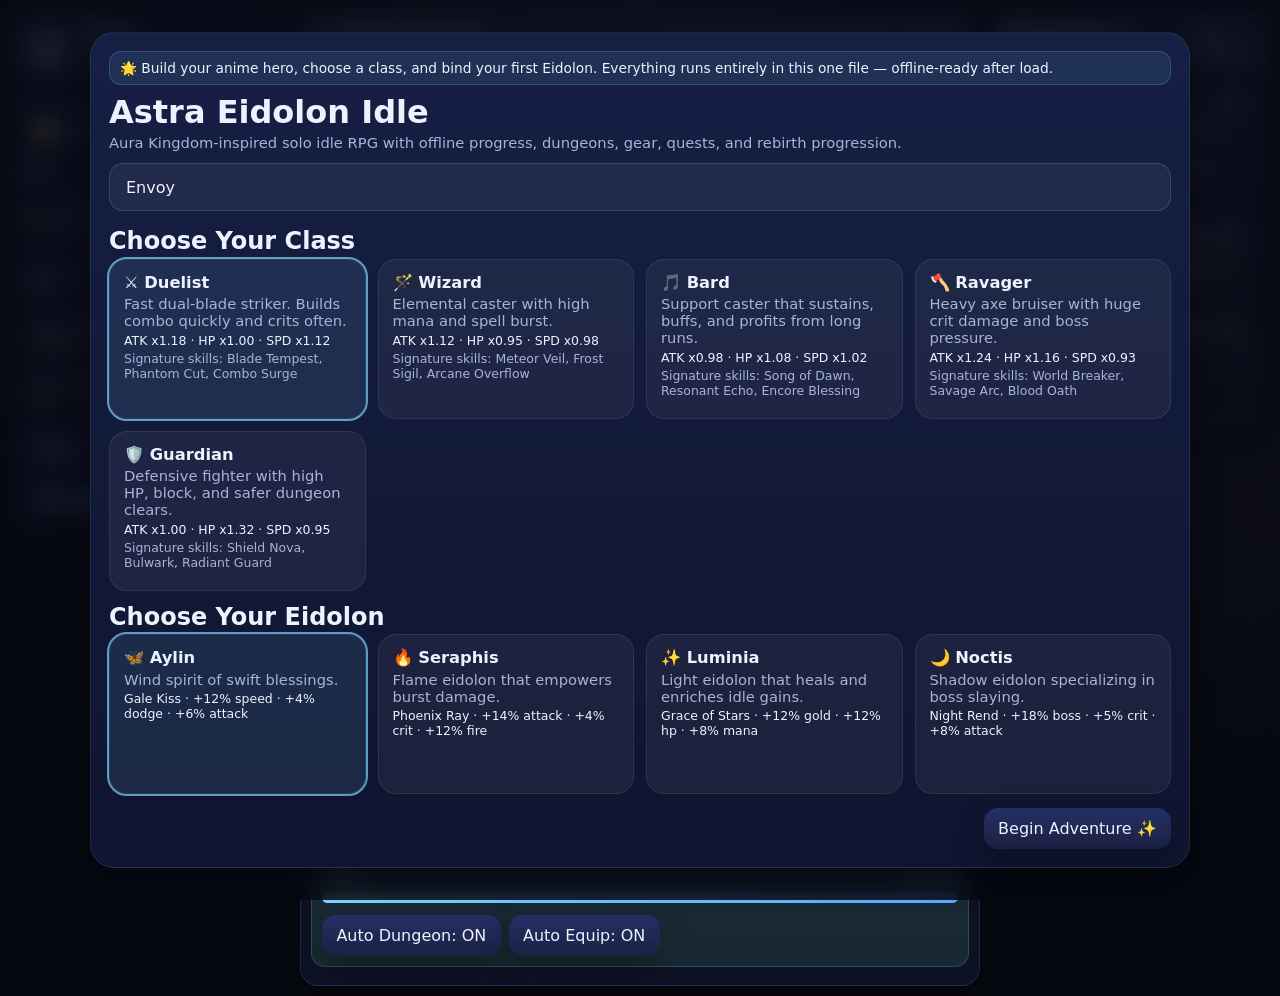
<file: index-2.html>
<!DOCTYPE html>
<html lang="en">
<head>
  <meta charset="UTF-8" />
  <meta name="viewport" content="width=device-width, initial-scale=1.0" />
  <title>Grand Tide Idle — Pirate Idle RPG</title>
  <style>
    :root{
      --bg:#0c1024;
      --panel:#141b39;
      --panel2:#1b2550;
      --soft:#252f66;
      --text:#edf2ff;
      --muted:#a8b3db;
      --accent:#7cd8ff;
      --accent2:#c28cff;
      --gold:#ffd86f;
      --danger:#ff7f9f;
      --good:#85f0a7;
      --epic:#be8cff;
      --legendary:#ffb25f;
      --rare:#66d4ff;
      --normal:#cfd8ff;
      --shadow:0 12px 30px rgba(0,0,0,.28);
      --radius:18px;
    }
    *{box-sizing:border-box;-webkit-tap-highlight-color:transparent}
    body{
      margin:0;
      background:
        radial-gradient(circle at top, rgba(124,216,255,.14), transparent 25%),
        radial-gradient(circle at right, rgba(194,140,255,.12), transparent 22%),
        linear-gradient(180deg,#0b1023,#090d19 60%,#06080f);
      color:var(--text);
      font-family:Inter,system-ui,-apple-system,BlinkMacSystemFont,"Segoe UI",sans-serif;
      min-width:375px;
    }
    button,select{
      font:inherit;
      border:none;
      border-radius:14px;
      padding:.7rem .9rem;
      color:var(--text);
      background:linear-gradient(180deg,var(--soft),#1b2142);
      box-shadow:var(--shadow);
    }
    button{cursor:pointer}
    button:hover{filter:brightness(1.08)}
    button:disabled{opacity:.45;cursor:not-allowed}
    .app{
      max-width:1320px;
      margin:0 auto;
      padding:10px;
      display:grid;
      gap:10px;
      grid-template-columns:280px minmax(0,1fr) 280px;
      align-items:start;
    }
    .panel{
      background:linear-gradient(180deg,rgba(24,32,68,.92),rgba(13,18,39,.95));
      border:1px solid rgba(255,255,255,.08);
      border-radius:var(--radius);
      box-shadow:var(--shadow);
      overflow:hidden;
    }
    .panel .hd{
      padding:12px 14px;
      font-weight:700;
      letter-spacing:.02em;
      background:linear-gradient(90deg,rgba(124,216,255,.16),rgba(194,140,255,.1));
      border-bottom:1px solid rgba(255,255,255,.08);
      display:flex;
      justify-content:space-between;
      align-items:center;
      gap:10px;
    }
    .panel .bd{padding:10px}
    .heroTitle{
      display:flex;align-items:center;gap:10px;
      padding:12px 12px 6px;
    }
    .avatar{
      width:50px;height:50px;border-radius:16px;
      display:grid;place-items:center;
      background:linear-gradient(135deg,rgba(124,216,255,.3),rgba(194,140,255,.35));
      font-size:1.9rem;
      box-shadow:inset 0 0 0 1px rgba(255,255,255,.12),var(--shadow);
    }
    .sub{color:var(--muted);font-size:.92rem}
    .currency{display:grid;grid-template-columns:1fr 1fr;gap:8px;margin-top:8px}
    .pill{
      background:rgba(255,255,255,.06);
      border:1px solid rgba(255,255,255,.08);
      border-radius:14px;padding:8px 10px;
    }
    .statGrid{display:grid;grid-template-columns:1fr 1fr;gap:6px;margin-top:8px}
    .stat{background:rgba(255,255,255,.05);padding:8px;border-radius:12px}
    .barWrap{margin:8px 0 12px}
    .labelRow,.tinyRow{display:flex;justify-content:space-between;gap:10px;align-items:center}
    .tinyRow{font-size:.85rem;color:var(--muted)}
    .bar{height:11px;background:rgba(255,255,255,.08);border-radius:999px;overflow:hidden;margin-top:6px}
    .fill{height:100%;background:linear-gradient(90deg,var(--accent),var(--accent2));width:0%}
    .hp{background:linear-gradient(90deg,#ff8fa4,#ff5f86)}
    .mana{background:linear-gradient(90deg,#7cd8ff,#5ca9ff)}
    .enemyCard,.zoneCard,.eidolonCard,.questCard,.item,.skillCard,.dungeonCard,.shopCard{
      background:rgba(255,255,255,.055);
      border:1px solid rgba(255,255,255,.08);
      border-radius:14px;
      padding:10px;
      margin-bottom:8px;
    }
    .enemyArt,.zoneArt{font-size:2rem}
    .badge{font-size:.76rem;padding:.22rem .45rem;border-radius:999px;background:rgba(255,255,255,.08);color:var(--muted);display:inline-block}
    .badge.active{background:rgba(124,216,255,.18);color:var(--accent)}
    .row{display:flex;gap:8px;flex-wrap:wrap}
    .tabs{display:flex;gap:6px;flex-wrap:wrap;padding:0 10px 10px;position:sticky;top:0;background:rgba(9,13,25,.96);backdrop-filter:blur(8px);z-index:5}
    .tab{background:rgba(255,255,255,.05);padding:.58rem .78rem;border-radius:12px;font-size:.9rem;box-shadow:none}
    .tab.active{background:linear-gradient(180deg,rgba(124,216,255,.24),rgba(194,140,255,.18));border:1px solid rgba(255,255,255,.1)}
    .tabview{display:none}
    .tabview.active{display:block}
    .log{max-height:200px;overflow:auto;font-size:.84rem;display:flex;flex-direction:column-reverse;gap:6px}
    .log div{padding:8px 10px;border-radius:12px;background:rgba(255,255,255,.045);color:#dbe5ff}
    .inventory{display:grid;grid-template-columns:1fr;gap:10px}
    .item{display:flex;justify-content:space-between;gap:12px;align-items:center}
    .rarity-normal{color:var(--normal)}
    .rarity-rare{color:var(--rare)}
    .rarity-epic{color:var(--epic)}
    .rarity-legendary{color:var(--legendary)}
    .muted{color:var(--muted)}
    .small{font-size:.78rem}
    .bigNum{font-size:1.02rem;font-weight:800;line-height:1.15}
    .overlay{
      position:fixed;inset:0;background:rgba(7,9,18,.82);backdrop-filter:blur(10px);
      display:flex;align-items:center;justify-content:center;padding:14px;z-index:40;
    }
    .creator{
      width:min(1100px,100%);
      background:linear-gradient(180deg,#161f44,#0f1530);
      border:1px solid rgba(255,255,255,.08);
      border-radius:24px;
      box-shadow:var(--shadow);
      padding:18px;
    }
    .classGrid,.eidolonGrid,.zoneGrid,.skillGrid{display:grid;grid-template-columns:repeat(auto-fit,minmax(210px,1fr));gap:12px}
    .classCard,.eidolonPick{
      padding:14px;border-radius:18px;background:rgba(255,255,255,.05);border:1px solid rgba(255,255,255,.08);cursor:pointer;
      min-height:160px;
    }
    .classCard.selected,.eidolonPick.selected{outline:2px solid rgba(124,216,255,.7);background:rgba(124,216,255,.1)}
    h1,h2,h3,p{margin:.2rem 0}
    .footerActions{display:flex;gap:10px;flex-wrap:wrap;justify-content:flex-end;margin-top:14px}
    .kpiGrid{display:grid;grid-template-columns:repeat(3,1fr);gap:10px}
    .kpi{padding:10px;background:rgba(255,255,255,.05);border-radius:14px;text-align:center}
    .eqGrid{display:grid;grid-template-columns:1fr 1fr;gap:10px}
    .equipSlot{padding:10px;border-radius:14px;background:rgba(255,255,255,.05)}
    .inlineProgress{height:8px;background:rgba(255,255,255,.08);border-radius:999px;overflow:hidden;margin-top:8px}
    .inlineProgress>div{height:100%;background:linear-gradient(90deg,var(--gold),#ff8d66);width:0%}
    .notice{padding:8px 10px;border-radius:12px;background:rgba(124,216,255,.1);border:1px solid rgba(124,216,255,.2);margin-bottom:8px;font-size:.86rem}
    .danger{background:rgba(255,127,159,.1);border:1px solid rgba(255,127,159,.18)}
    .green{background:rgba(133,240,167,.1);border:1px solid rgba(133,240,167,.18)}
    @media (max-width:1080px){
      .app{grid-template-columns:1fr}
    }
    @media (max-width:640px){
      .currency,.statGrid,.eqGrid,.kpiGrid{grid-template-columns:1fr}
      .heroTitle{padding-bottom:0}
      .tabs{position:sticky;top:0;background:rgba(9,13,25,.96);backdrop-filter:blur(8px);z-index:5;padding-top:10px}
      .creator{padding:14px}
    }
  </style>
</head>
<body>
<div id="creatorOverlay" class="overlay"></div>
<div class="app">
  <section class="panel" id="leftPanel"></section>
  <main class="panel">
    <div class="hd"><span>🏴‍☠️ Grand Tide Idle</span><span class="small muted">One Piece-inspired solo browser idle RPG</span></div>
    <div class="tabs" id="tabs"></div>
    <div class="bd">
      <div id="view-battle" class="tabview active"></div>
      <div id="view-skills" class="tabview"></div>
      <div id="view-gear" class="tabview"></div>
      <div id="view-shop" class="tabview"></div>
      <div id="view-dungeons" class="tabview"></div>
      <div id="view-quests" class="tabview"></div>
      <div id="view-prestige" class="tabview"></div>
    </div>
  </main>
  <aside class="panel" id="rightPanel"></aside>
</div>
<script>
(() => {
  const SAVE_KEY = 'grandTideIdleSaveV2';
  const AUTO_SAVE_MS = 30000;
  const TICK_MS = 400;
  const OFFLINE_CAP_MS = 8 * 60 * 60 * 1000;

  const CLASSES = {
    Duelist: {
      icon:'⚔️', desc:'Fast dual-blade striker. Builds combo quickly and crits often.',
      bonuses:{attack:1.18, speed:1.12, crit:0.07, hp:1.0, mana:1.0, gold:1.0},
      skillFlavor:['Blade Tempest','Phantom Cut','Combo Surge']
    },
    Wizard: {
      icon:'🪄', desc:'Elemental caster with high mana and spell burst.',
      bonuses:{attack:1.12, speed:0.98, crit:0.04, hp:0.95, mana:1.28, gold:1.0},
      skillFlavor:['Meteor Veil','Frost Sigil','Arcane Overflow']
    },
    Bard: {
      icon:'🎵', desc:'Support caster that sustains, buffs, and profits from long runs.',
      bonuses:{attack:0.98, speed:1.02, crit:0.03, hp:1.08, mana:1.18, gold:1.12},
      skillFlavor:['Song of Dawn','Resonant Echo','Encore Blessing']
    },
    Ravager: {
      icon:'🪓', desc:'Heavy axe bruiser with huge crit damage and boss pressure.',
      bonuses:{attack:1.24, speed:0.93, crit:0.05, hp:1.16, mana:0.9, gold:1.0},
      skillFlavor:['World Breaker','Savage Arc','Blood Oath']
    },
    Guardian: {
      icon:'🛡️', desc:'Defensive fighter with high HP, block, and safer dungeon clears.',
      bonuses:{attack:1.0, speed:0.95, crit:0.02, hp:1.32, mana:1.0, gold:1.02},
      skillFlavor:['Shield Nova','Bulwark','Radiant Guard']
    }
  };

  const EIDOLONS = {
    Aylin:{icon:'🦋', desc:'Wind spirit of swift blessings.', buffs:{speed:0.12, dodge:0.04, attack:0.06}, active:'Gale Kiss'},
    Seraphis:{icon:'🔥', desc:'Flame eidolon that empowers burst damage.', buffs:{attack:0.14, crit:0.04, fire:0.12}, active:'Phoenix Ray'},
    Luminia:{icon:'✨', desc:'Light eidolon that heals and enriches idle gains.', buffs:{gold:0.12, hp:0.12, mana:0.08}, active:'Grace of Stars'},
    Noctis:{icon:'🌙', desc:'Shadow eidolon specializing in boss slaying.', buffs:{boss:0.18, crit:0.05, attack:0.08}, active:'Night Rend'}
  };

  const ZONES = [
    {name:'Navea Plains', icon:'🏰', level:1, enemyPool:[['Poro Slime','🫧'],['Training Sprite','🧚'],['Forest Wolf','🐺']], elements:['wind','light'], gold:1, exp:1, dungeon:'Whispering Ruins'},
    {name:'Helonia Coast', icon:'🌊', level:8, enemyPool:[['Tidal Crab','🦀'],['Coral Manta','🐟'],['Salt Marauder','🦈']], elements:['water','ice'], gold:1.35, exp:1.35, dungeon:'Abyssal Tidecave'},
    {name:'Triatio Highlands', icon:'⛰️', level:16, enemyPool:[['Stonefang Boar','🐗'],['Highland Golem','🪨'],['Storm Hawk','🦅']], elements:['earth','lightning'], gold:1.8, exp:1.9, dungeon:'Thunderpeak Bastion'},
    {name:'Star Sand Desert', icon:'🏜️', level:25, enemyPool:[['Sunscale Lizard','🦎'],['Dune Revenant','💀'],['Mirage Djinn','🌀']], elements:['fire','wind'], gold:2.45, exp:2.55, dungeon:'Scorchglass Sanctum'},
    {name:'Demarech Mines', icon:'⛏️', level:38, enemyPool:[['Crystal Spider','🕷️'],['Ore Devourer','🪲'],['Tunnel Horror','👹']], elements:['earth','dark'], gold:3.3, exp:3.45, dungeon:'Obsidian Drillcore'},
    {name:'Chrono Spire', icon:'🕰️', level:52, enemyPool:[['Time Wisp','🧿'],['Clockwork Knight','🤖'],['Void Harrier','🦇']], elements:['light','dark'], gold:4.7, exp:4.95, dungeon:'Eclipse Throne'}
  ];

  const DUNGEONS = [
    {name:'Whispering Ruins', zone:'Navea Plains', req:4, duration:45, boss:'Ancient Treant', icon:'🌿', rewardScale:1.2},
    {name:'Abyssal Tidecave', zone:'Helonia Coast', req:12, duration:60, boss:'Leviathan Spawn', icon:'🌀', rewardScale:1.5},
    {name:'Thunderpeak Bastion', zone:'Triatio Highlands', req:20, duration:75, boss:'Volt Tyrant', icon:'⚡', rewardScale:1.9},
    {name:'Scorchglass Sanctum', zone:'Star Sand Desert', req:30, duration:90, boss:'Solis Wyrm', icon:'🔥', rewardScale:2.35},
    {name:'Obsidian Drillcore', zone:'Demarech Mines', req:42, duration:100, boss:'Molten Juggernaut', icon:'⛓️', rewardScale:2.85},
    {name:'Eclipse Throne', zone:'Chrono Spire', req:56, duration:120, boss:'Astral Sovereign', icon:'🌘', rewardScale:3.5}
  ];

  const SKILL_NODES = [
    {id:'atk1', name:'Weapon Mastery', max:10, desc:'+6% attack per rank.', cost:1, apply:(g,rank)=>g.bonus.attack *= (1 + rank*0.06)},
    {id:'hp1', name:'Vital Current', max:8, desc:'+8% max HP per rank.', cost:1, apply:(g,rank)=>g.bonus.hp *= (1 + rank*0.08)},
    {id:'speed1', name:'Quickstep', max:8, desc:'+5% attack speed per rank.', cost:1, apply:(g,rank)=>g.bonus.speed *= (1 + rank*0.05)},
    {id:'crit1', name:'Edge Instinct', max:6, desc:'+2% crit chance per rank.', cost:1, apply:(g,rank)=>g.bonus.crit += rank*0.02},
    {id:'eid1', name:'Eidolon Bond', max:8, desc:'+7% eidolon damage per rank.', cost:1, apply:(g,rank)=>g.bonus.eidolon *= (1 + rank*0.07)},
    {id:'gold1', name:'Treasure Sense', max:10, desc:'+6% gold gains per rank.', cost:1, apply:(g,rank)=>g.bonus.gold *= (1 + rank*0.06)},
    {id:'elem1', name:'Elemental Lore', max:6, desc:'+7% elemental damage per rank.', cost:1, apply:(g,rank)=>g.bonus.elemental *= (1 + rank*0.07)},
    {id:'boss1', name:'Boss Hunter', max:6, desc:'+9% boss damage per rank.', cost:1, apply:(g,rank)=>g.bonus.boss *= (1 + rank*0.09)},
    {id:'gaia1', name:'Gaia Affinity', max:5, desc:'+5% Gaia Emblem gain chance per rank.', cost:1, apply:(g,rank)=>g.bonus.gaiaChance += rank*0.05}
  ];

  const QUESTS = [
    {id:'q1', name:'First Steps in Navea', goalType:'kills', target:15, reward:{gold:120, gaia:2}, text:'Defeat 15 enemies.'},
    {id:'q2', name:'A Friend Beside You', goalType:'eidolonLevel', target:5, reward:{gold:180, gaia:3}, text:'Raise your Eidolon to Lv. 5.'},
    {id:'q3', name:'Secrets of the Envoy', goalType:'skillSpend', target:5, reward:{gold:240, gaia:5}, text:'Spend 5 skill points.'},
    {id:'q4', name:'Well Equipped', goalType:'equipPower', target:45, reward:{gold:500, gaia:6}, text:'Reach 45 equipment power.'},
    {id:'q5', name:'Tidebreaker', goalType:'zone', target:1, reward:{gold:700, gaia:8}, text:'Unlock Helonia Coast.'},
    {id:'q6', name:'Dungeon Diver', goalType:'dungeonClears', target:3, reward:{gold:1000, gaia:10}, text:'Clear 3 dungeons.'},
    {id:'q7', name:'Soul Reforged', goalType:'rebirths', target:1, reward:{gold:0, gaia:15}, text:'Perform your first Rebirth.'}
  ];

  const RARITIES = [
    {name:'Normal', color:'normal', mult:1, chance:0.62},
    {name:'Rare', color:'rare', mult:1.35, chance:0.24},
    {name:'Epic', color:'epic', mult:1.82, chance:0.11},
    {name:'Legendary', color:'legendary', mult:2.45, chance:0.03}
  ];

  const EQUIP_TYPES = [
    {slot:'weapon', names:['Twin Blades','Arc Staff','Battle Harp','Titan Axe','Aegis Sword'], stat:'attack', scale:7},
    {slot:'armor', names:['Battlecoat','Mystic Robe','Echo Raiment','Warplate','Knight Mail'], stat:'hp', scale:34},
    {slot:'accessory', names:['Sigil Ring','Moon Charm','Storm Band','Gaia Pendant','Eidolon Brooch'], stat:'mana', scale:15}
  ];

  const DEFAULT_STATE = () => ({
    created:false,
    name:'Envoy',
    className:'Duelist',
    zoneIndex:0,
    autoDungeon:true,
    autoEquip:true,
    skillRanks:{},
    questsClaimed:{},
    stats:{
      level:1, exp:0, gold:0, gaia:0, rebirths:0, rebirthEssence:0,
      kills:0, dungeonClears:0, skillSpent:0
    },
    combat:{
      hp:100, mana:50, enemy:null, combo:0, lastHit:0,
      skillCd:0, eidolonCd:0, dpsWindow:0, dpsDamage:0
    },
    player:{
      attack:12, hp:100, mana:50, speed:1, crit:0.05, critDamage:1.7,
      goldMult:1, elemental:'wind', elementBonus:{fire:0,water:0,ice:0,earth:0,wind:0,light:0,dark:0,lightning:0}
    },
    eidolon:{name:'Aylin', level:1, exp:0},
    inventory:[],
    equipment:{weapon:null, armor:null, accessory:null},
    dungeon:{active:false, index:0, timeLeft:0, bossHp:0, bossMaxHp:0, manualBursts:0},
    lastSave:Date.now(),
    unlockedZones:[0]
  });

  class Game {
    constructor() {
      this.state = this.load();
      this.currentTab = 'battle';
      this.logs = [];
      this.bonus = {};
      this.refreshDerived();
      this.renderShell();
      this.renderAll();
      this.showCreatorIfNeeded();
      this.applyOfflineProgress();
      this.start();
    }

    load() {
      try {
        const raw = localStorage.getItem(SAVE_KEY);
        if (!raw) return DEFAULT_STATE();
        const parsed = JSON.parse(raw);
        return Object.assign(DEFAULT_STATE(), parsed, {
          stats:Object.assign(DEFAULT_STATE().stats, parsed.stats || {}),
          combat:Object.assign(DEFAULT_STATE().combat, parsed.combat || {}),
          player:Object.assign(DEFAULT_STATE().player, parsed.player || {}),
          eidolon:Object.assign(DEFAULT_STATE().eidolon, parsed.eidolon || {}),
          equipment:Object.assign(DEFAULT_STATE().equipment, parsed.equipment || {}),
          dungeon:Object.assign(DEFAULT_STATE().dungeon, parsed.dungeon || {}),
          skillRanks:Object.assign({}, parsed.skillRanks || {}),
          questsClaimed:Object.assign({}, parsed.questsClaimed || {}),
          unlockedZones: parsed.unlockedZones || [0],
          inventory: parsed.inventory || []
        });
      } catch {
        return DEFAULT_STATE();
      }
    }

    save() {
      this.state.lastSave = Date.now();
      localStorage.setItem(SAVE_KEY, JSON.stringify(this.state));
      this.flashLog('💾 Progress saved to localStorage.');
    }

    hardReset() {
      localStorage.removeItem(SAVE_KEY);
      this.state = DEFAULT_STATE();
      this.logs = ['🗑️ Save erased. Begin a new destiny.'];
      this.refreshDerived();
      this.renderAll();
      this.showCreatorIfNeeded();
    }

    start() {
      this.ensureEnemy();
      this.tickHandle = setInterval(() => this.tick(TICK_MS / 1000), TICK_MS);
      this.saveHandle = setInterval(() => this.save(), AUTO_SAVE_MS);
      document.addEventListener('visibilitychange', () => {
        if (!document.hidden) this.applyOfflineProgress();
      });
      window.addEventListener('beforeunload', () => this.save());
    }

    showCreatorIfNeeded() {
      const overlay = document.getElementById('creatorOverlay');
      if (!this.state.created) {
        overlay.style.display = 'flex';
        let selectedClass = this.state.className || 'Duelist';
        let selectedEidolon = this.state.eidolon.name || 'Aylin';
        const render = () => {
          overlay.innerHTML = `
            <div class="creator">
              <div class="notice">🌟 Build your anime hero, choose a class, and bind your first Eidolon. Everything runs entirely in this one file — offline-ready after load.</div>
              <h1>Astra Eidolon Idle</h1>
              <p class="sub">Aura Kingdom-inspired solo idle RPG with offline progress, dungeons, gear, quests, and rebirth progression.</p>
              <div class="row" style="margin:12px 0 16px">
                <input id="heroName" value="${this.escape(this.state.name)}" maxlength="18" placeholder="Hero name" style="flex:1;min-width:220px;padding:.85rem 1rem;border-radius:14px;border:1px solid rgba(255,255,255,.12);background:rgba(255,255,255,.06);color:var(--text);font:inherit">
              </div>
              <h2>Choose Your Class</h2>
              <div class="classGrid">
                ${Object.entries(CLASSES).map(([name,data]) => `
                  <div class="classCard ${selectedClass===name?'selected':''}" data-class="${name}">
                    <div class="bigNum">${data.icon} ${name}</div>
                    <p class="sub">${data.desc}</p>
                    <p class="small">ATK x${data.bonuses.attack.toFixed(2)} · HP x${data.bonuses.hp.toFixed(2)} · SPD x${data.bonuses.speed.toFixed(2)}</p>
                    <p class="small muted">Signature skills: ${data.skillFlavor.join(', ')}</p>
                  </div>
                `).join('')}
              </div>
              <h2 style="margin-top:12px">Choose Your Eidolon</h2>
              <div class="eidolonGrid">
                ${Object.entries(EIDOLONS).map(([name,data]) => `
                  <div class="eidolonPick ${selectedEidolon===name?'selected':''}" data-eidolon="${name}">
                    <div class="bigNum">${data.icon} ${name}</div>
                    <p class="sub">${data.desc}</p>
                    <p class="small">${data.active} · ${Object.entries(data.buffs).map(([k,v]) => `+${Math.round(v*100)}% ${k}`).join(' · ')}</p>
                  </div>
                `).join('')}
              </div>
              <div class="footerActions">
                <button id="beginAdventure">Begin Adventure ✨</button>
              </div>
            </div>`;
          overlay.querySelectorAll('[data-class]').forEach(el => el.onclick = () => {selectedClass = el.dataset.class; render();});
          overlay.querySelectorAll('[data-eidolon]').forEach(el => el.onclick = () => {selectedEidolon = el.dataset.eidolon; render();});
          overlay.querySelector('#beginAdventure').onclick = () => {
            const n = overlay.querySelector('#heroName').value.trim() || 'Envoy';
            this.state.created = true;
            this.state.name = n;
            this.state.className = selectedClass;
            this.state.eidolon.name = selectedEidolon;
            this.fullRecover();
            this.refreshDerived();
            overlay.style.display = 'none';
            this.flashLog(`✨ ${n} the ${selectedClass} sets out with ${selectedEidolon}!`);
            this.save();
            this.renderAll();
          };
        };
        render();
      } else {
        overlay.style.display = 'none';
      }
    }

    escape(s){return String(s).replace(/[&<>"']/g,m=>({"&":"&amp;","<":"&lt;",">":"&gt;","\"":"&quot;","'":"&#39;"}[m]))}

    flashLog(text) {
      this.logs.unshift(`${new Date().toLocaleTimeString([], {hour:'2-digit', minute:'2-digit'})} · ${text}`);
      this.logs = this.logs.slice(0, 80);
      this.renderRight();
    }

    renderShell() {
      const tabs = [
        ['battle','⚔️ Battle'], ['skills','🌿 Skills'], ['gear','🎒 Gear'], ['shop','🏪 Shop'], ['dungeons','🏛️ Dungeons'], ['quests','📜 Quests'], ['prestige','♾️ Rebirth']
      ];
      const tabsEl = document.getElementById('tabs');
      tabsEl.innerHTML = tabs.map(([id,label]) => `<button class="tab ${this.currentTab===id?'active':''}" data-tab="${id}">${label}</button>`).join('');
      tabsEl.querySelectorAll('[data-tab]').forEach(btn => btn.onclick = () => {
        this.currentTab = btn.dataset.tab;
        document.querySelectorAll('.tab').forEach(x => x.classList.toggle('active', x.dataset.tab===this.currentTab));
        document.querySelectorAll('.tabview').forEach(v => v.classList.toggle('active', v.id===`view-${this.currentTab}`));
      });
    }

    refreshDerived() {
      const s = this.state;
      const cls = CLASSES[s.className];
      this.bonus = {attack:1,hp:1,mana:1,speed:1,crit:0,gold:1,eidolon:1,boss:1,elemental:1,gaiaChance:0,dodge:0};
      if (cls) {
        this.bonus.attack *= cls.bonuses.attack;
        this.bonus.hp *= cls.bonuses.hp;
        this.bonus.mana *= cls.bonuses.mana;
        this.bonus.speed *= cls.bonuses.speed;
        this.bonus.crit += cls.bonuses.crit || 0;
        this.bonus.gold *= cls.bonuses.gold || 1;
      }
      const eid = EIDOLONS[s.eidolon.name];
      if (eid) {
        Object.entries(eid.buffs).forEach(([k,v]) => {
          if (['attack','hp','mana','speed','gold','boss'].includes(k)) this.bonus[k] = (this.bonus[k] || 1) * (1 + v + s.eidolon.level*0.01);
          else if (k==='crit' || k==='dodge') this.bonus[k] += v + s.eidolon.level*0.002;
          else this.bonus.elemental *= (1 + v*0.5 + s.eidolon.level*0.004);
        });
      }
      SKILL_NODES.forEach(node => node.apply(this, s.skillRanks[node.id] || 0));
      const eq = s.equipment;
      ['weapon','armor','accessory'].forEach(slot => {
        if (eq[slot]) {
          const item = eq[slot];
          if (item.stat === 'attack') this.bonus.attack *= (1 + item.value/100);
          if (item.stat === 'hp') this.bonus.hp *= (1 + item.value/120);
          if (item.stat === 'mana') this.bonus.mana *= (1 + item.value/110);
          if (item.rarity === 'Legendary') this.bonus.crit += 0.02;
          if (item.rarity === 'Epic') this.bonus.speed *= 1.03;
        }
      });
      const rebirthMult = 1 + s.stats.rebirthEssence * 0.05;
      this.bonus.attack *= rebirthMult;
      this.bonus.hp *= rebirthMult;
      this.bonus.gold *= 1 + s.stats.rebirthEssence * 0.04;
      this.bonus.eidolon *= 1 + s.stats.rebirthEssence * 0.05;
    }

    maxHp() { return Math.floor((100 + (this.state.stats.level-1)*22) * this.bonus.hp); }
    maxMana() { return Math.floor((50 + (this.state.stats.level-1)*10) * this.bonus.mana); }
    attackPower() {
      const comboBonus = 1 + Math.min(this.state.combat.combo, 12)*0.03;
      return Math.floor((12 + (this.state.stats.level-1)*4.2) * this.bonus.attack * comboBonus);
    }
    eidolonPower() {
      return Math.floor((8 + this.state.eidolon.level*4.2) * this.bonus.eidolon * this.bonus.elemental);
    }
    critChance() { return Math.min(0.65, 0.05 + this.bonus.crit + (this.state.stats.level-1)*0.002); }
    speed() { return (1 + (this.state.stats.level-1)*0.01) * this.bonus.speed; }
    goldMult() { return this.bonus.gold; }
    nextLevelExp(level=this.state.stats.level) { return Math.floor(50 + Math.pow(level, 2.05) * 18); }
    eidolonNextExp(level=this.state.eidolon.level) { return Math.floor(30 + Math.pow(level,1.9) * 12); }
    skillPointsAvailable() { return Math.max(0, Math.floor(this.state.stats.level/2) + this.state.stats.rebirths*2 - this.state.stats.skillSpent); }
    equipmentPower() { return Object.values(this.state.equipment).filter(Boolean).reduce((a,b)=>a+b.value,0); }

    currentZone() { return ZONES[this.state.zoneIndex]; }

    ensureEnemy() {
      if (this.state.combat.enemy && this.state.combat.enemy.hp > 0) return;
      const zone = this.currentZone();
      const [name, icon] = zone.enemyPool[Math.floor(Math.random()*zone.enemyPool.length)];
      const lvl = Math.max(zone.level, this.state.stats.level + (Math.random()<0.25?1:0));
      const maxHp = Math.floor((42 + lvl * 16) * zone.exp * (1 + this.state.stats.rebirths*0.06));
      const element = zone.elements[Math.floor(Math.random()*zone.elements.length)];
      this.state.combat.enemy = {name, icon, level:lvl, hp:maxHp, maxHp, element};
    }

    tick(dt) {
      if (!this.state.created) return;
      this.refreshDerived();
      this.regen(dt);
      if (this.state.dungeon.active) this.runDungeon(dt);
      else this.runBattle(dt);
      this.checkUnlocks();
      this.renderAll(false);
    }

    regen(dt) {
      const c = this.state.combat;
      c.hp = Math.min(this.maxHp(), c.hp + this.maxHp()*0.015*dt);
      c.mana = Math.min(this.maxMana(), c.mana + this.maxMana()*0.02*dt);
      c.skillCd = Math.max(0, c.skillCd - dt);
      c.eidolonCd = Math.max(0, c.eidolonCd - dt);
    }

    runBattle(dt, offlineFactor=1) {
      this.ensureEnemy();
      const c = this.state.combat;
      c.lastHit += dt * this.speed() * offlineFactor;
      const attackInterval = 1.85 / this.speed();
      while (c.lastHit >= attackInterval) {
        c.lastHit -= attackInterval;
        this.hitEnemy(false, offlineFactor);
        if (!this.state.combat.enemy || this.state.combat.enemy.hp <= 0) break;
      }
      if (c.skillCd <= 0 && c.mana >= this.maxMana()*0.28) {
        c.skillCd = 8.8;
        c.mana -= this.maxMana()*0.28;
        this.hitEnemy(true, offlineFactor);
      }
      if (c.eidolonCd <= 0) {
        c.eidolonCd = 11.5;
        this.eidolonStrike(offlineFactor);
      }
    }

    hitEnemy(skill=false, offlineFactor=1) {
      const enemy = this.state.combat.enemy;
      if (!enemy) return;
      let dmg = this.attackPower() * (skill ? 1.95 : 1) * (skill ? (1 + this.bonus.elemental*0.15) : 1);
      let crit = Math.random() < this.critChance();
      if (crit) dmg *= (this.state.player.critDamage + this.state.combat.combo*0.02);
      if (this.state.dungeon.active) dmg *= 1 + this.bonus.boss*0.35;
      dmg = Math.floor(dmg * offlineFactor);
      enemy.hp -= dmg;
      this.state.combat.combo = Math.min(12, this.state.combat.combo + 1);
      this.state.combat.dpsDamage += dmg;
      if (enemy.hp <= 0) this.onEnemyDefeat(skill, crit, offlineFactor);
    }

    eidolonStrike(offlineFactor=1) {
      const enemy = this.state.combat.enemy;
      if (!enemy) return;
      const dmg = Math.floor(this.eidolonPower() * (1 + this.state.eidolon.level*0.015) * offlineFactor);
      enemy.hp -= dmg;
      this.state.combat.dpsDamage += dmg;
      if (enemy.hp <= 0) this.onEnemyDefeat(false, false, offlineFactor, true);
    }

    onEnemyDefeat(skill, crit, offlineFactor=1, eidolonKill=false) {
      const zone = this.currentZone();
      const enemy = this.state.combat.enemy;
      const exp = Math.floor((18 + enemy.level*4) * zone.exp * (1 + this.state.stats.rebirthEssence*0.03) * offlineFactor);
      const gold = Math.floor((10 + enemy.level*3) * zone.gold * this.goldMult() * offlineFactor);
      this.state.stats.exp += exp;
      this.state.stats.gold += gold;
      this.state.stats.kills += 1 * Math.max(1, Math.round(offlineFactor));
      this.state.combat.combo = 0;
      this.state.eidolon.exp += Math.floor(6 * zone.exp * offlineFactor);
      if (Math.random() < (0.08 + this.bonus.gaiaChance + zone.level*0.001)) {
        const g = 1 + (Math.random()<0.15 ? 1 : 0);
        this.state.stats.gaia += g;
        if (offlineFactor <= 3) this.flashLog(`💠 Gained ${g} Gaia Emblem${g>1?'s':''}.`);
      }
      if (Math.random() < 0.22) this.generateLoot(zone, enemy.level, offlineFactor);
      if (offlineFactor <= 3) this.flashLog(`${eidolonKill?'🧚':'⚔️'} Defeated ${enemy.name}${skill?' with a skill':''}${crit?' (CRIT!)':''} for +${exp} EXP and +${gold} gold.`);
      this.handleLevelUps();
      this.handleEidolonUps();
      this.ensureEnemy();
    }

    handleLevelUps() {
      while (this.state.stats.exp >= this.nextLevelExp()) {
        this.state.stats.exp -= this.nextLevelExp();
        this.state.stats.level++;
        this.fullRecover();
        this.flashLog(`🌟 Level Up! You are now Lv. ${this.state.stats.level}. Skill point gained.`);
      }
    }

    handleEidolonUps() {
      while (this.state.eidolon.exp >= this.eidolonNextExp()) {
        this.state.eidolon.exp -= this.eidolonNextExp();
        this.state.eidolon.level++;
        this.flashLog(`🧚 ${this.state.eidolon.name} reached Lv. ${this.state.eidolon.level}. Bond deepened!`);
      }
    }

    generateLoot(zone, enemyLevel, offlineFactor=1) {
      const type = EQUIP_TYPES[Math.floor(Math.random()*EQUIP_TYPES.length)];
      const rarity = this.rollRarity();
      const base = Math.floor((enemyLevel + zone.level + 2) * type.scale * (0.08 + Math.random()*0.07));
      const value = Math.max(3, Math.floor(base * rarity.mult));
      const item = {
        id: crypto.randomUUID ? crypto.randomUUID() : String(Date.now()+Math.random()),
        slot:type.slot,
        name:type.names[Math.floor(Math.random()*type.names.length)],
        rarity:rarity.name,
        stat:type.stat,
        value,
        reqLevel: Math.max(1, enemyLevel - 1),
        icon: type.slot === 'weapon' ? '🗡️' : type.slot === 'armor' ? '🥋' : '💍'
      };
      this.state.inventory.unshift(item);
      this.state.inventory = this.state.inventory.slice(0, 80);
      if (this.state.autoEquip) this.tryEquipBest(item.id);
      if (offlineFactor <= 3) this.flashLog(`🎁 Loot: ${item.rarity} ${item.name} (+${item.value} ${item.stat}).`);
    }

    rollRarity() {
      let r = Math.random();
      for (const rarity of RARITIES) {
        if (r < rarity.chance + this.state.stats.rebirthEssence*0.002) return rarity;
        r -= rarity.chance;
      }
      return RARITIES[0];
    }

    tryEquipBest(id) {
      const item = this.state.inventory.find(i => i.id === id);
      if (!item || this.state.stats.level < item.reqLevel) return;
      const current = this.state.equipment[item.slot];
      if (!current || item.value > current.value) {
        if (current) this.state.inventory.push(current);
        this.state.equipment[item.slot] = item;
        this.state.inventory = this.state.inventory.filter(i => i.id !== id);
        this.refreshDerived();
        this.flashLog(`🛠️ Equipped ${item.rarity} ${item.name}.`);
      }
    }

    sellItem(id, rerender=true) {
      const item = this.state.inventory.find(i => i.id===id);
      if (!item) return;
      const gain = Math.floor(item.value * ({Normal:2,Rare:4,Epic:8,Legendary:14}[item.rarity] || 2));
      this.state.stats.gold += gain;
      this.state.inventory = this.state.inventory.filter(i => i.id!==id);
      this.flashLog(`💰 Sold ${item.name} for ${gain} gold.`);
      if (rerender) this.renderAll();
    }

    startDungeon(index) {
      const d = DUNGEONS[index];
      if (this.state.stats.level < d.req) return;
      this.state.dungeon.active = true;
      this.state.dungeon.index = index;
      this.state.dungeon.timeLeft = d.duration;
      this.state.dungeon.bossMaxHp = Math.floor((240 + d.req*90) * d.rewardScale * (1 + this.state.stats.rebirths*0.1));
      this.state.dungeon.bossHp = this.state.dungeon.bossMaxHp;
      this.state.dungeon.manualBursts = 3;
      this.state.combat.enemy = {name:d.boss, icon:d.icon, level:d.req+2, hp:this.state.dungeon.bossHp, maxHp:this.state.dungeon.bossMaxHp, element:'boss'};
      this.flashLog(`🏛️ Entered ${d.name}. Boss: ${d.boss}.`);
    }

    manualBurst() {
      if (!this.state.dungeon.active || this.state.dungeon.manualBursts <= 0) return;
      this.state.dungeon.manualBursts--;
      const burst = Math.floor(this.attackPower() * 3.5 + this.eidolonPower()*1.8);
      this.state.dungeon.bossHp -= burst;
      if (this.state.combat.enemy) this.state.combat.enemy.hp = this.state.dungeon.bossHp;
      this.flashLog(`💥 Manual Burst dealt ${burst} boss damage!`);
      if (this.state.dungeon.bossHp <= 0) this.finishDungeon(true);
    }

    runDungeon(dt, offlineFactor=1) {
      const d = DUNGEONS[this.state.dungeon.index];
      this.state.dungeon.timeLeft -= dt * offlineFactor;
      this.state.combat.enemy = {name:d.boss, icon:d.icon, level:d.req+2, hp:this.state.dungeon.bossHp, maxHp:this.state.dungeon.bossMaxHp, element:'boss'};
      this.state.combat.lastHit += dt * this.speed() * offlineFactor;
      const interval = 1.95 / this.speed();
      while (this.state.combat.lastHit >= interval) {
        this.state.combat.lastHit -= interval;
        let dmg = Math.floor(this.attackPower() * (1 + this.bonus.boss) * offlineFactor);
        if (Math.random() < this.critChance()) dmg = Math.floor(dmg * this.state.player.critDamage);
        this.state.dungeon.bossHp -= dmg;
        if (this.state.dungeon.bossHp <= 0) { this.finishDungeon(true, offlineFactor); return; }
      }
      if (this.state.combat.skillCd <= 0 && this.state.combat.mana >= this.maxMana()*0.25) {
        this.state.combat.skillCd = 8.8;
        this.state.combat.mana -= this.maxMana()*0.25;
        this.state.dungeon.bossHp -= Math.floor(this.attackPower()*2.25*(1+this.bonus.boss*0.4)*offlineFactor);
      }
      if (this.state.combat.eidolonCd <= 0) {
        this.state.combat.eidolonCd = 11.5;
        this.state.dungeon.bossHp -= Math.floor(this.eidolonPower()*1.5*(1+this.bonus.boss*0.3)*offlineFactor);
      }
      if (this.state.dungeon.bossHp <= 0) return this.finishDungeon(true, offlineFactor);
      if (this.state.dungeon.timeLeft <= 0) return this.finishDungeon(false, offlineFactor);
      if (this.state.combat.enemy) this.state.combat.enemy.hp = this.state.dungeon.bossHp;
    }

    finishDungeon(win, offlineFactor=1) {
      const d = DUNGEONS[this.state.dungeon.index];
      if (win) {
        const gold = Math.floor((120 + d.req*35) * d.rewardScale * this.goldMult() * offlineFactor);
        const exp = Math.floor((140 + d.req*38) * d.rewardScale * offlineFactor);
        const gaia = 1 + (Math.random()<0.45 ? 1 : 0) + (Math.random()<0.12 ? 1 : 0);
        this.state.stats.gold += gold;
        this.state.stats.exp += exp;
        this.state.stats.gaia += gaia;
        this.state.stats.dungeonClears += 1;
        this.state.eidolon.exp += Math.floor(exp*0.25);
        this.generateLoot(this.currentZone(), d.req+5, Math.min(offlineFactor,3));
        if (Math.random() < 0.5) this.generateLoot(this.currentZone(), d.req+8, Math.min(offlineFactor,3));
        this.handleLevelUps();
        this.handleEidolonUps();
        this.flashLog(`👑 Cleared ${d.name}! +${exp} EXP, +${gold} gold, +${gaia} Gaia Emblems.`);
      } else {
        this.flashLog(`💀 ${d.name} failed. The boss endures.`);
      }
      this.state.dungeon.active = false;
      this.state.dungeon.timeLeft = 0;
      this.ensureEnemy();
    }

    applyOfflineProgress() {
      const now = Date.now();
      const delta = Math.max(0, Math.min(OFFLINE_CAP_MS, now - (this.state.lastSave || now)));
      if (!this.state.created || delta < 10000) {
        this.state.lastSave = now;
        return;
      }
      const secs = delta / 1000;
      const offlineFactor = Math.max(1, secs / 12);
      const before = {gold:this.state.stats.gold, exp:this.state.stats.exp, gaia:this.state.stats.gaia};
      if (this.state.dungeon.active) this.runDungeon(secs, 1);
      else this.runBattle(secs, 1);
      const goldGain = this.state.stats.gold - before.gold;
      const expGain = this.state.stats.exp - before.exp;
      const gaiaGain = this.state.stats.gaia - before.gaia;
      this.flashLog(`🕒 Offline progress (${Math.floor(secs/60)}m ${Math.floor(secs%60)}s): +${goldGain} gold, +${expGain} EXP, +${gaiaGain} Gaia.`);
      this.state.lastSave = now;
      this.renderAll();
    }

    checkUnlocks() {
      ZONES.forEach((zone, idx) => {
        if (idx > 0 && this.state.stats.level >= zone.level && !this.state.unlockedZones.includes(idx)) {
          this.state.unlockedZones.push(idx);
          this.flashLog(`🗺️ New zone unlocked: ${zone.name}.`);
        }
      });
      if (!this.state.dungeon.active && this.state.autoDungeon) {
        const best = [...DUNGEONS].reverse().find(d => this.state.stats.level >= d.req);
        if (best && Math.random() < 0.0025) this.startDungeon(DUNGEONS.findIndex(x=>x.name===best.name));
      }
    }

    questProgress(q) {
      switch(q.goalType) {
        case 'kills': return this.state.stats.kills;
        case 'eidolonLevel': return this.state.eidolon.level;
        case 'skillSpend': return this.state.stats.skillSpent;
        case 'equipPower': return this.equipmentPower();
        case 'zone': return this.state.zoneIndex;
        case 'dungeonClears': return this.state.stats.dungeonClears;
        case 'rebirths': return this.state.stats.rebirths;
      }
      return 0;
    }

    claimQuest(id) {
      const q = QUESTS.find(q=>q.id===id);
      if (!q || this.state.questsClaimed[id]) return;
      if (this.questProgress(q) < q.target) return;
      this.state.questsClaimed[id] = true;
      this.state.stats.gold += q.reward.gold || 0;
      this.state.stats.gaia += q.reward.gaia || 0;
      this.flashLog(`📜 Quest complete: ${q.name}. Rewards claimed.`);
      this.renderQuests();
      this.renderLeft();
    }

    spendSkill(id) {
      const node = SKILL_NODES.find(n=>n.id===id);
      if (!node) return;
      const rank = this.state.skillRanks[id] || 0;
      if (rank >= node.max) return;
      if (this.skillPointsAvailable() < node.cost) return;
      this.state.skillRanks[id] = rank + 1;
      this.state.stats.skillSpent += node.cost;
      this.refreshDerived();
      this.flashLog(`🌿 Learned ${node.name} Lv. ${rank+1}.`);
      this.renderSkills();
      this.renderLeft();
    }

    canRebirth() { return this.state.stats.level >= 20; }
    rebirthGainPreview() { return Math.max(0, Math.floor((this.state.stats.level - 10) / 10) + this.state.stats.dungeonClears); }
    rebirth() {
      if (!this.canRebirth()) return;
      const gain = this.rebirthGainPreview();
      const keepGaia = this.state.stats.gaia;
      const keepEssence = this.state.stats.rebirthEssence + gain;
      const keepRebirths = this.state.stats.rebirths + 1;
      const keepName = this.state.name;
      const keepClass = this.state.className;
      const keepEid = this.state.eidolon.name;
      const autoDungeon = this.state.autoDungeon;
      const autoEquip = this.state.autoEquip;
      this.state = DEFAULT_STATE();
      this.state.created = true;
      this.state.name = keepName;
      this.state.className = keepClass;
      this.state.eidolon.name = keepEid;
      this.state.stats.gaia = keepGaia;
      this.state.stats.rebirths = keepRebirths;
      this.state.stats.rebirthEssence = keepEssence;
      this.state.autoDungeon = autoDungeon;
      this.state.autoEquip = autoEquip;
      this.fullRecover();
      this.refreshDerived();
      this.flashLog(`♾️ Rebirth complete. Gained ${gain} Soul Essence.`);
      this.save();
      this.renderAll();
    }

    fullRecover() {
      this.state.combat.hp = this.maxHp();
      this.state.combat.mana = this.maxMana();
    }

    switchZone(idx) {
      if (!this.state.unlockedZones.includes(idx)) return;
      this.state.zoneIndex = idx;
      this.state.combat.enemy = null;
      this.ensureEnemy();
      this.flashLog(`🗺️ Traveling to ${this.currentZone().name}.`);
      this.renderBattle();
      this.renderLeft();
    }

    format(n) { return Math.floor(n).toLocaleString(); }

    renderAll(refreshShell=true) {
      if (refreshShell) this.renderShell();
      this.renderLeft();
      this.renderBattle();
      this.renderSkills();
      this.renderGear();
      this.renderShop();
      this.renderDungeons();
      this.renderQuests();
      this.renderPrestige();
      this.renderRight();
    }

    renderLeft() {
      const s = this.state;
      const cls = CLASSES[s.className];
      const eid = EIDOLONS[s.eidolon.name];
      const xpPct = Math.min(100, s.stats.exp / this.nextLevelExp() * 100);
      const ePct = Math.min(100, s.eidolon.exp / this.eidolonNextExp() * 100);
      document.getElementById('leftPanel').innerHTML = `
        <div class="heroTitle">
          <div class="avatar">${cls?.icon || '✨'}</div>
          <div>
            <div class="bigNum">${this.escape(s.name)}</div>
            <div class="sub">Lv. ${s.stats.level} ${s.className} · ${this.currentZone().name}</div>
          </div>
        </div>
        <div class="bd">
          <div class="currency">
            <div class="pill"><div class="small muted">Gold</div><div class="bigNum">🪙 ${this.format(s.stats.gold)}</div></div>
            <div class="pill"><div class="small muted">Gaia Emblems</div><div class="bigNum">💠 ${this.format(s.stats.gaia)}</div></div>
          </div>
          <div class="barWrap">
            <div class="labelRow"><span>EXP</span><span>${this.format(s.stats.exp)} / ${this.format(this.nextLevelExp())}</span></div>
            <div class="bar"><div class="fill" style="width:${xpPct}%"></div></div>
          </div>
          <div class="barWrap">
            <div class="labelRow"><span>${eid.icon} ${s.eidolon.name} Lv. ${s.eidolon.level}</span><span>${this.format(s.eidolon.exp)} / ${this.format(this.eidolonNextExp())}</span></div>
            <div class="bar"><div class="fill" style="width:${ePct}%"></div></div>
          </div>
          <div class="statGrid">
            <div class="stat"><div class="small muted">Attack</div><div>${this.format(this.attackPower())}</div></div>
            <div class="stat"><div class="small muted">Max HP</div><div>${this.format(this.maxHp())}</div></div>
            <div class="stat"><div class="small muted">Attack Speed</div><div>${this.speed().toFixed(2)}x</div></div>
            <div class="stat"><div class="small muted">Crit Chance</div><div>${(this.critChance()*100).toFixed(1)}%</div></div>
            <div class="stat"><div class="small muted">Eidolon Power</div><div>${this.format(this.eidolonPower())}</div></div>
            <div class="stat"><div class="small muted">Equip Power</div><div>${this.format(this.equipmentPower())}</div></div>
          </div>
          <div class="row" style="margin-top:12px">
            <button id="saveBtn">Save</button>
            <button id="recoverBtn">Recover</button>
            <button id="resetBtn">Hard Reset</button>
          </div>
        </div>`;
      document.getElementById('saveBtn').onclick = () => this.save();
      document.getElementById('recoverBtn').onclick = () => {this.fullRecover(); this.flashLog('💖 HP and mana restored.'); this.renderLeft();};
      document.getElementById('resetBtn').onclick = () => { if (confirm('Erase all progress?')) this.hardReset(); };
    }

    renderBattle() {
      const view = document.getElementById('view-battle');
      const zone = this.currentZone();
      const e = this.state.combat.enemy || {name:'—', icon:'❔', hp:1, maxHp:1, level:1};
      const hpPct = Math.max(0, e.hp/e.maxHp*100);
      const myHpPct = Math.max(0, this.state.combat.hp/this.maxHp()*100);
      const myManaPct = Math.max(0, this.state.combat.mana/this.maxMana()*100);
      view.innerHTML = `
        <div class="notice">⚡ Your hero attacks automatically. Skills fire on cooldown, the Eidolon assists on its own, and offline gains are computed on return (up to 8 hours).</div>
        <div class="zoneGrid">
          ${ZONES.map((z, idx) => `
            <div class="zoneCard">
              <div class="labelRow"><div class="bigNum">${z.icon} ${z.name}</div><span class="badge ${idx===this.state.zoneIndex?'active':''}">Lv. ${z.level}+</span></div>
              <div class="small muted">Dungeon: ${z.dungeon}</div>
              <div class="small">Enemy elements: ${z.elements.join(', ')}</div>
              <div style="margin-top:10px"><button ${!this.state.unlockedZones.includes(idx)?'disabled':''} data-zone="${idx}">${idx===this.state.zoneIndex?'Current Zone':'Travel'}</button></div>
            </div>
          `).join('')}
        </div>
        <div class="enemyCard">
          <div class="labelRow"><div><div class="enemyArt">${e.icon}</div><div class="bigNum">${e.name}</div><div class="sub">Enemy Lv. ${e.level} · ${e.element || zone.elements[0]}</div></div><div class="kpi"><div class="small muted">Combo</div><div class="bigNum">${this.state.combat.combo}</div></div></div>
          <div class="barWrap"><div class="labelRow"><span>Enemy HP</span><span>${this.format(Math.max(0,e.hp))} / ${this.format(e.maxHp)}</span></div><div class="bar"><div class="fill hp" style="width:${hpPct}%"></div></div></div>
          <div class="kpiGrid">
            <div class="kpi"><div class="small muted">Zone Gold</div><div>×${zone.gold.toFixed(2)}</div></div>
            <div class="kpi"><div class="small muted">Zone EXP</div><div>×${zone.exp.toFixed(2)}</div></div>
            <div class="kpi"><div class="small muted">Combat Tempo</div><div>Slow / Tactical</div></div>
          </div>
        </div>
        <div class="enemyCard green">
          <div class="labelRow"><div class="bigNum">${CLASSES[this.state.className].icon} ${this.state.name}</div><div class="badge">${this.state.className}</div></div>
          <div class="barWrap"><div class="labelRow"><span>HP</span><span>${this.format(this.state.combat.hp)} / ${this.format(this.maxHp())}</span></div><div class="bar"><div class="fill hp" style="width:${myHpPct}%"></div></div></div>
          <div class="barWrap"><div class="labelRow"><span>Mana</span><span>${this.format(this.state.combat.mana)} / ${this.format(this.maxMana())}</span></div><div class="bar"><div class="fill mana" style="width:${myManaPct}%"></div></div></div>
          <div class="row">
            <button id="toggleAutoDungeon">Auto Dungeon: ${this.state.autoDungeon?'ON':'OFF'}</button>
            <button id="toggleAutoEquip">Auto Equip: ${this.state.autoEquip?'ON':'OFF'}</button>
          </div>
        </div>`;
      view.querySelectorAll('[data-zone]').forEach(btn => btn.onclick = () => this.switchZone(Number(btn.dataset.zone)));
      view.querySelector('#toggleAutoDungeon').onclick = () => { this.state.autoDungeon = !this.state.autoDungeon; this.renderBattle(); };
      view.querySelector('#toggleAutoEquip').onclick = () => { this.state.autoEquip = !this.state.autoEquip; this.renderBattle(); };
    }

    renderSkills() {
      const view = document.getElementById('view-skills');
      view.innerHTML = `
        <div class="notice">🌿 Spend skill points earned every 2 levels. Your class identity comes from passive bonuses, gear, and this skill tree.</div>
        <div class="bigNum" style="margin-bottom:10px">Available Skill Points: ${this.skillPointsAvailable()}</div>
        <div class="skillGrid">
          ${SKILL_NODES.map(node => {
            const rank = this.state.skillRanks[node.id] || 0;
            return `<div class="skillCard">
              <div class="labelRow"><div class="bigNum">${node.name}</div><span class="badge">${rank}/${node.max}</span></div>
              <p class="sub">${node.desc}</p>
              <button data-skill="${node.id}" ${rank>=node.max || this.skillPointsAvailable()<node.cost?'disabled':''}>Upgrade (${node.cost} SP)</button>
            </div>`;
          }).join('')}
        </div>`;
      view.querySelectorAll('[data-skill]').forEach(btn => btn.onclick = () => this.spendSkill(btn.dataset.skill));
    }

    renderShop() {
      const view = document.getElementById('view-shop');
      const sellable = [...this.state.inventory].sort((a,b)=>b.value-a.value);
      const preview = sellable.slice(0, 8);
      const normalCount = this.state.inventory.filter(i => i.rarity === 'Normal').length;
      const rareCount = this.state.inventory.filter(i => i.rarity === 'Rare').length;
      view.innerHTML = `
        <div class="notice">🏪 Cleaner economy hub: buy a few convenience supplies, sell off extra drops, and keep the rest of the UI focused on battling.</div>
        <div class="kpiGrid">
          <div class="kpi"><div class="small muted">Gold on Hand</div><div class="bigNum">🪙 ${this.format(this.state.stats.gold)}</div></div>
          <div class="kpi"><div class="small muted">Sellable Gear</div><div class="bigNum">${this.state.inventory.length}</div></div>
          <div class="kpi"><div class="small muted">Quick Trash</div><div class="bigNum">${normalCount} N / ${rareCount} R</div></div>
        </div>
        <div class="shopCard">
          <div class="labelRow"><div class="bigNum">Quick Sell</div><span class="badge">Inventory cleanup</span></div>
          <div class="row" style="margin-top:8px">
            <button id="shopSellNormals">Sell All Normal</button>
            <button id="shopSellRares">Sell All Rare</button>
            <button id="shopSellHalf">Sell Lowest 5</button>
          </div>
        </div>
        <div class="shopCard">
          <div class="labelRow"><div class="bigNum">Supply Counter</div><span class="badge">Gold sink</span></div>
          <div class="inventory">
            <div class="item">
              <div><div class="bigNum">🍗 Captain's Meal</div><div class="small muted">Fully restore HP and mana instantly.</div></div>
              <div class="row"><div class="badge">120 gold</div><button data-buy="meal">Buy</button></div>
            </div>
            <div class="item">
              <div><div class="bigNum">🧪 Focus Draft</div><div class="small muted">Gain 15 minutes of +10% zone gold and EXP.</div></div>
              <div class="row"><div class="badge">400 gold</div><button data-buy="draft">Buy</button></div>
            </div>
            <div class="item">
              <div><div class="bigNum">🧲 Loot Net</div><div class="small muted">Gain one guaranteed gear drop from your current zone.</div></div>
              <div class="row"><div class="badge">650 gold</div><button data-buy="loot">Buy</button></div>
            </div>
          </div>
        </div>
        <div class="shopCard">
          <div class="labelRow"><div class="bigNum">Sell Individually</div><span class="badge">Top value items</span></div>
          <div class="inventory">
            ${preview.length ? preview.map(item => `
              <div class="item">
                <div>
                  <div class="rarity-${item.rarity.toLowerCase()}">${item.icon} ${item.name}</div>
                  <div class="small muted">${item.rarity} ${item.slot} · Power ${item.value} · Req Lv. ${item.reqLevel}</div>
                </div>
                <div class="row">
                  <button data-sell-shop="${item.id}">Sell</button>
                </div>
              </div>
            `).join('') : '<div class="sub">No spare gear to sell right now.</div>'}
          </div>
        </div>`;
      const byId = id => view.querySelector(id);
      byId('#shopSellNormals').onclick = () => {
        const ids = this.state.inventory.filter(i => i.rarity === 'Normal').map(i => i.id);
        ids.forEach(id => this.sellItem(id, false));
        this.flashLog(ids.length ? `💰 Sold ${ids.length} Normal items.` : '🧺 No Normal items to sell.');
        this.renderAll();
      };
      byId('#shopSellRares').onclick = () => {
        const ids = this.state.inventory.filter(i => i.rarity === 'Rare').map(i => i.id);
        ids.forEach(id => this.sellItem(id, false));
        this.flashLog(ids.length ? `💰 Sold ${ids.length} Rare items.` : '🧺 No Rare items to sell.');
        this.renderAll();
      };
      byId('#shopSellHalf').onclick = () => {
        const ids = [...this.state.inventory].sort((a,b)=>a.value-b.value).slice(0,5).map(i=>i.id);
        ids.forEach(id => this.sellItem(id, false));
        this.flashLog(ids.length ? `💰 Sold ${ids.length} low-value items.` : '🧺 No items to sell.');
        this.renderAll();
      };
      view.querySelectorAll('[data-sell-shop]').forEach(btn => btn.onclick = () => { this.sellItem(btn.dataset.sellShop); this.renderShop(); });
      view.querySelectorAll('[data-buy]').forEach(btn => btn.onclick = () => this.buyShopItem(btn.dataset.buy));
    }

    buyShopItem(type) {
      const prices = {meal:120, draft:400, loot:650};
      const price = prices[type];
      if (!price || this.state.stats.gold < price) return this.flashLog('🏪 Not enough gold.');
      this.state.stats.gold -= price;
      if (type === 'meal') {
        this.fullRecover();
        this.flashLog("🍗 Captain's Meal used. Fully restored.");
      } else if (type === 'draft') {
        this.state.stats.gold += Math.floor(120 * this.currentZone().gold);
        this.state.stats.exp += Math.floor(150 * this.currentZone().exp);
        this.handleLevelUps();
        this.flashLog('🧪 Focus Draft used. Got a burst of gold and EXP.');
      } else if (type === 'loot') {
        this.generateLoot(this.currentZone(), Math.max(this.currentZone().level, this.state.stats.level));
        this.flashLog('🧲 Loot Net snagged an extra drop from the current zone.');
      }
      this.renderAll();
    }

    renderGear() {
      const view = document.getElementById('view-gear');
      const eq = this.state.equipment;
      const slotName = s => s.charAt(0).toUpperCase() + s.slice(1);
      view.innerHTML = `
        <div class="notice">🎒 Gear drops from monsters and dungeons. Higher rarities spike power fast, especially on weapons.</div>
        <div class="eqGrid">
          ${['weapon','armor','accessory'].map(slot => {
            const item = eq[slot];
            return `<div class="equipSlot">
              <div class="small muted">${slotName(slot)}</div>
              ${item ? `<div class="bigNum rarity-${item.rarity.toLowerCase()}">${item.icon} ${item.name}</div><div class="small">${item.rarity} · +${item.value} ${item.stat}</div>` : `<div class="sub">Empty</div>`}
            </div>`;
          }).join('')}
        </div>
        <div class="labelRow" style="margin:12px 0 8px"><div class="bigNum">Inventory (${this.state.inventory.length})</div><button id="sellAllNormals">Sell Normal Gear</button></div>
        <div class="inventory">
          ${this.state.inventory.length ? this.state.inventory.map(item => `
            <div class="item">
              <div>
                <div class="rarity-${item.rarity.toLowerCase()}">${item.icon} ${item.name}</div>
                <div class="small muted">${item.rarity} ${item.slot} · +${item.value} ${item.stat} · Req Lv. ${item.reqLevel}</div>
              </div>
              <div class="row">
                <button data-equip="${item.id}" ${this.state.stats.level < item.reqLevel ? 'disabled' : ''}>Equip</button>
                <button data-sell="${item.id}">Sell</button>
              </div>
            </div>
          `).join('') : `<div class="sub">No extra gear yet. Farm enemies or clear dungeons to find equipment.</div>`}
        </div>`;
      view.querySelectorAll('[data-equip]').forEach(btn => btn.onclick = () => { this.tryEquipBest(btn.dataset.equip); this.renderAll(); });
      view.querySelectorAll('[data-sell]').forEach(btn => btn.onclick = () => this.sellItem(btn.dataset.sell));
      view.querySelector('#sellAllNormals').onclick = () => {
        const ids = this.state.inventory.filter(i=>i.rarity==='Normal').map(i=>i.id);
        ids.forEach(id => this.sellItem(id));
        this.renderAll();
      };
    }

    renderDungeons() {
      const view = document.getElementById('view-dungeons');
      const active = this.state.dungeon.active;
      view.innerHTML = `
        <div class="notice">🏛️ Dungeons are timed boss runs with better loot and Gaia income. Auto Dungeon occasionally launches your best available dungeon if enabled.</div>
        ${active ? `
          <div class="dungeonCard danger">
            <div class="labelRow"><div class="bigNum">${DUNGEONS[this.state.dungeon.index].icon} ${DUNGEONS[this.state.dungeon.index].name}</div><span class="badge active">Boss Active</span></div>
            <div class="sub">Boss: ${DUNGEONS[this.state.dungeon.index].boss}</div>
            <div class="barWrap"><div class="labelRow"><span>Boss HP</span><span>${this.format(Math.max(0,this.state.dungeon.bossHp))} / ${this.format(this.state.dungeon.bossMaxHp)}</span></div><div class="bar"><div class="fill hp" style="width:${Math.max(0, this.state.dungeon.bossHp/this.state.dungeon.bossMaxHp*100)}%"></div></div></div>
            <div class="small">Time Remaining: ${this.state.dungeon.timeLeft.toFixed(1)}s</div>
            <div class="row" style="margin-top:10px">
              <button id="manualBurstBtn" ${this.state.dungeon.manualBursts<=0?'disabled':''}>Manual Burst (${this.state.dungeon.manualBursts})</button>
            </div>
          </div>
        ` : ''}
        ${DUNGEONS.map((d, idx) => `
          <div class="dungeonCard">
            <div class="labelRow"><div class="bigNum">${d.icon} ${d.name}</div><span class="badge">Req Lv. ${d.req}</span></div>
            <div class="sub">Zone: ${d.zone}</div>
            <div class="small">Boss: ${d.boss} · Duration: ${d.duration}s · Reward Scale: ×${d.rewardScale}</div>
            <div style="margin-top:10px"><button data-dungeon="${idx}" ${active || this.state.stats.level<d.req?'disabled':''}>Start Run</button></div>
          </div>
        `).join('')}`;
      view.querySelectorAll('[data-dungeon]').forEach(btn => btn.onclick = () => { this.startDungeon(Number(btn.dataset.dungeon)); this.renderDungeons(); });
      const mb = view.querySelector('#manualBurstBtn');
      if (mb) mb.onclick = () => { this.manualBurst(); this.renderDungeons(); };
    }

    renderQuests() {
      const view = document.getElementById('view-quests');
      view.innerHTML = `
        <div class="notice">📜 Quest milestones reward gold and Gaia Emblems. They help guide the early and midgame curve.</div>
        ${QUESTS.map(q => {
          const prog = Math.min(q.target, this.questProgress(q));
          const done = !!this.state.questsClaimed[q.id];
          return `<div class="questCard ${done?'green':''}">
            <div class="labelRow"><div class="bigNum">${q.name}</div><span class="badge">${prog}/${q.target}</span></div>
            <div class="sub">${q.text}</div>
            <div class="inlineProgress"><div style="width:${prog/q.target*100}%"></div></div>
            <div class="tinyRow" style="margin-top:8px"><span>Reward: ${q.reward.gold||0} gold, ${q.reward.gaia||0} Gaia</span>${done?'<span>Claimed</span>':`<button data-quest="${q.id}" ${prog<q.target?'disabled':''}>Claim</button>`}</div>
          </div>`;
        }).join('')}`;
      view.querySelectorAll('[data-quest]').forEach(btn => btn.onclick = () => this.claimQuest(btn.dataset.quest));
    }

    renderPrestige() {
      const view = document.getElementById('view-prestige');
      view.innerHTML = `
        <div class="notice">♾️ Rebirth resets your level, zones, gear, and skill ranks. You keep Gaia Emblems, your class choice, your Eidolon, and earn permanent Soul Essence.</div>
        <div class="kpiGrid">
          <div class="kpi"><div class="small muted">Rebirths</div><div class="bigNum">${this.state.stats.rebirths}</div></div>
          <div class="kpi"><div class="small muted">Soul Essence</div><div class="bigNum">${this.state.stats.rebirthEssence}</div></div>
          <div class="kpi"><div class="small muted">Next Gain</div><div class="bigNum">${this.rebirthGainPreview()}</div></div>
        </div>
        <div class="questCard" style="margin-top:12px">
          <p class="sub">Each Soul Essence grants permanent +5% attack/hp/eidolon power and +4% gold gain. Rebirth becomes worthwhile around Lv. 20+, especially after a few dungeon clears.</p>
          <div class="row" style="margin-top:10px">
            <button id="rebirthBtn" ${!this.canRebirth()?'disabled':''}>Rebirth Now</button>
          </div>
        </div>`;
      view.querySelector('#rebirthBtn').onclick = () => { if(confirm('Rebirth and reset current run?')) this.rebirth(); };
    }

    renderRight() {
      const zone = this.currentZone();
      const d = this.state.dungeon.active ? DUNGEONS[this.state.dungeon.index] : null;
      const eid = EIDOLONS[this.state.eidolon.name];
      document.getElementById('rightPanel').innerHTML = `
        <div class="hd"><span>Companion & Adventure Log</span><span class="small muted">Live systems</span></div>
        <div class="bd">
          <div class="eidolonCard">
            <div class="labelRow"><div class="bigNum">${eid.icon} ${this.state.eidolon.name}</div><span class="badge">Lv. ${this.state.eidolon.level}</span></div>
            <p class="sub">${eid.desc}</p>
            <p class="small">Active: ${eid.active}</p>
            <p class="small muted">Buffs: ${Object.entries(eid.buffs).map(([k,v]) => `+${Math.round(v*100)}% ${k}`).join(' · ')}</p>
          </div>
          <div class="zoneCard">
            <div class="labelRow"><div class="bigNum">${zone.icon} ${zone.name}</div><span class="badge">Recommended Lv. ${zone.level}</span></div>
            <div class="small">Current Dungeon: ${zone.dungeon}</div>
            <div class="small muted">${this.state.dungeon.active ? `Dungeon active: ${d.name}` : 'Free-roaming auto-battle active.'}</div>
          </div>
          <div class="questCard">
            <div class="labelRow"><span>Quick Stats</span><span class="badge">Run Totals</span></div>
            <div class="tinyRow"><span>Kills</span><span>${this.format(this.state.stats.kills)}</span></div>
            <div class="tinyRow"><span>Dungeon Clears</span><span>${this.format(this.state.stats.dungeonClears)}</span></div>
            <div class="tinyRow"><span>Skill Points Spent</span><span>${this.format(this.state.stats.skillSpent)}</span></div>
          </div>
          <div class="labelRow" style="margin:10px 0"><div class="bigNum">Adventure Log</div><span class="small muted">Latest first</span></div>
          <div class="log">${this.logs.map(line => `<div>${this.escape(line)}</div>`).join('')}</div>
        </div>`;
    }
  }

  window.game = new Game();
})();
</script>
</body>
</html>
</file>
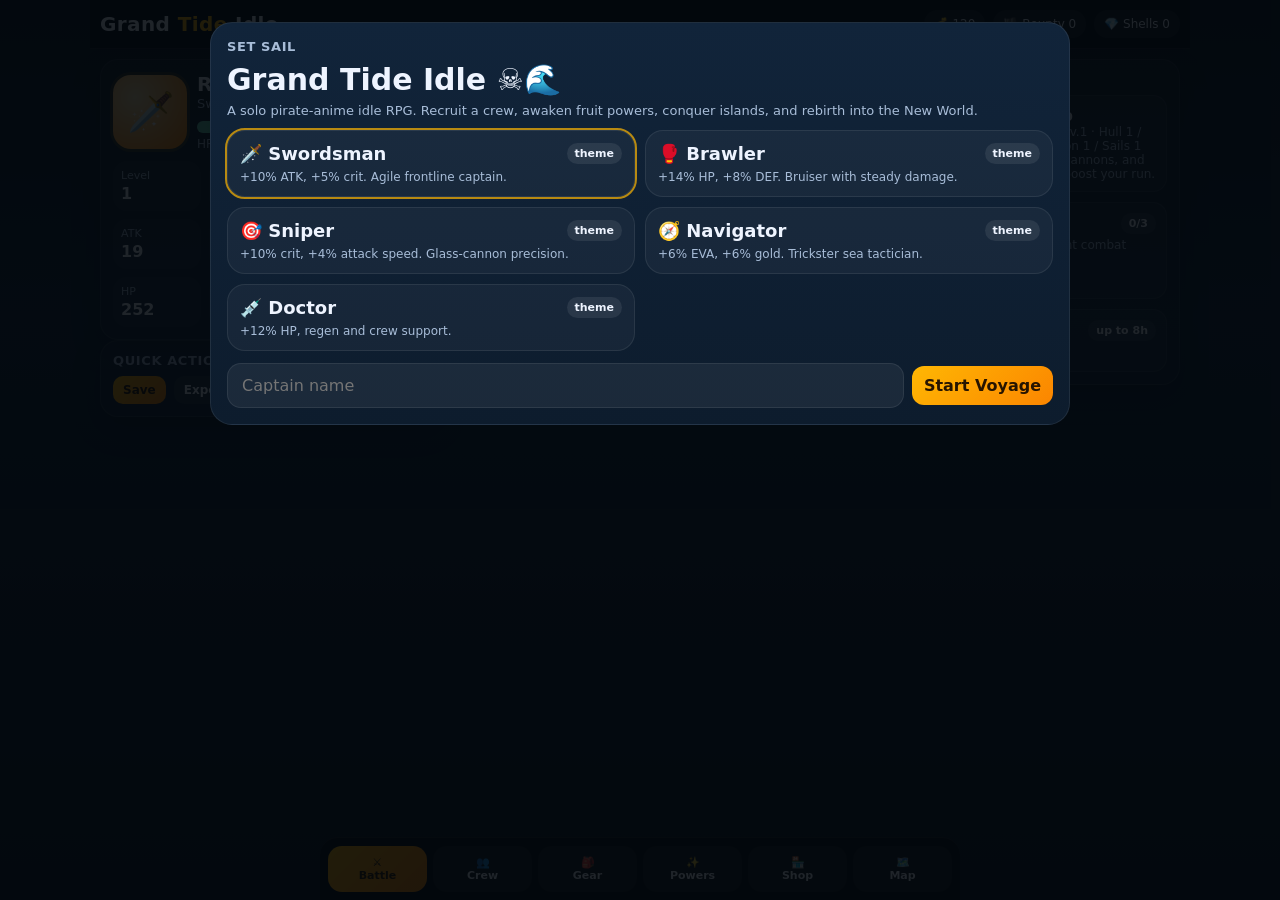
<file: index-4.html>
<!DOCTYPE html>
<html lang="en">
<head>
<meta charset="UTF-8" />
<meta name="viewport" content="width=device-width, initial-scale=1.0, maximum-scale=1.0, user-scalable=no" />
<title>Grand Tide Idle</title>
<style>
:root{
  --bg:#0d1b2a;--panel:#13253a;--panel2:#1b314b;--text:#eef4ff;--muted:#a8bdd8;
  --accent:#ffb703;--accent2:#fb8500;--good:#67d5b5;--bad:#ff7b89;--rare:#7ec8ff;
  --epic:#c68cff;--legend:#ffd166;--line:rgba(255,255,255,.08);
}
*{box-sizing:border-box;-webkit-tap-highlight-color:transparent}
html,body{margin:0;padding:0;background:linear-gradient(180deg,#0b1622,#10243a 35%,#09131f);color:var(--text);font-family:Inter,system-ui,-apple-system,Segoe UI,Roboto,sans-serif;height:100%;overflow-x:hidden}
body{min-width:375px}
button,input,select{font:inherit}
button{border:0;border-radius:12px;padding:10px 12px;background:var(--panel2);color:var(--text);font-weight:700}
button:active{transform:translateY(1px)}
button.primary{background:linear-gradient(135deg,var(--accent),var(--accent2));color:#261400}
button.ghost{background:rgba(255,255,255,.06)}
button.small{padding:7px 10px;border-radius:10px;font-size:12px}
button:disabled{opacity:.45}
.app{max-width:1100px;margin:0 auto;padding:10px 10px 86px}
.topbar{position:sticky;top:0;z-index:9;background:rgba(6,12,20,.82);backdrop-filter:blur(10px);margin:-10px -10px 10px;padding:10px;border-bottom:1px solid var(--line)}
.brand{display:flex;justify-content:space-between;align-items:center;gap:10px}
.logo{font-weight:900;letter-spacing:.4px;font-size:20px}
.logo .wave{color:var(--accent)}
.resources{display:flex;gap:8px;flex-wrap:wrap;justify-content:flex-end}
.pill{background:rgba(255,255,255,.06);padding:7px 10px;border-radius:999px;font-size:12px;white-space:nowrap}
.layout{display:grid;grid-template-columns:1fr;gap:10px}
.card{background:linear-gradient(180deg,rgba(255,255,255,.03),rgba(255,255,255,.015));border:1px solid var(--line);border-radius:18px;padding:12px;box-shadow:0 12px 30px rgba(0,0,0,.18)}
.hero{display:grid;grid-template-columns:74px 1fr;gap:10px;align-items:center}
.avatar{width:74px;height:74px;border-radius:18px;background:radial-gradient(circle at 30% 30%,#ffe2a8,var(--accent2));display:flex;align-items:center;justify-content:center;font-size:38px;box-shadow:0 0 0 3px rgba(255,183,3,.15)}
.name{font-size:20px;font-weight:900}
.sub{color:var(--muted);font-size:13px}
.statgrid{display:grid;grid-template-columns:repeat(3,1fr);gap:8px;margin-top:10px}
.stat{background:rgba(255,255,255,.04);border-radius:14px;padding:8px}
.stat .k{font-size:11px;color:var(--muted)}
.stat .v{font-size:16px;font-weight:800;margin-top:2px}
.sectiontitle{font-size:13px;color:var(--muted);font-weight:800;letter-spacing:.6px;text-transform:uppercase;margin-bottom:8px}
.hpbar,.progbar{height:12px;background:rgba(255,255,255,.08);border-radius:999px;overflow:hidden}
.fill{height:100%;background:linear-gradient(90deg,var(--good),#23c483);width:0%}
.enemyfill{background:linear-gradient(90deg,#ff966d,#ff4d6d)}
.battlegrid{display:grid;grid-template-columns:1fr;gap:10px}
.row{display:flex;gap:8px;flex-wrap:wrap;align-items:center}
.space{justify-content:space-between}
.enemyCard{display:grid;grid-template-columns:68px 1fr;gap:10px;align-items:center}
.enemyArt{width:68px;height:68px;border-radius:16px;background:linear-gradient(135deg,#29516e,#15263f);display:flex;align-items:center;justify-content:center;font-size:33px}
.log{max-height:170px;overflow:auto;background:rgba(0,0,0,.18);border-radius:14px;padding:8px;font-size:12px;line-height:1.35}
.log div{padding:3px 0;border-bottom:1px solid rgba(255,255,255,.04)}
.tabs{position:fixed;bottom:0;left:0;right:0;display:grid;grid-template-columns:repeat(6,1fr);gap:6px;padding:8px;background:rgba(5,10,17,.92);backdrop-filter:blur(12px);border-top:1px solid var(--line);z-index:12}
.tab{padding:10px 4px;border-radius:14px;text-align:center;font-size:11px;font-weight:800;background:rgba(255,255,255,.05)}
.tab.active{background:linear-gradient(135deg,var(--accent),var(--accent2));color:#291500}
.hidden{display:none !important}
.list{display:grid;gap:8px}
.item,.quest,.crew,.shopitem,.upgrade,.zone{background:rgba(255,255,255,.04);border:1px solid var(--line);border-radius:14px;padding:10px}
.itemHeader,.questHeader,.crewHeader,.shopHeader,.upgradeHeader,.zoneHeader{display:flex;justify-content:space-between;gap:8px;align-items:center}
.rarity-Normal{color:#d8e4f2}.rarity-Rare{color:var(--rare)}.rarity-Epic{color:var(--epic)}.rarity-Legendary{color:var(--legend)}
.grid2{display:grid;grid-template-columns:1fr 1fr;gap:8px}.grid3{display:grid;grid-template-columns:repeat(3,1fr);gap:8px}
.smalltxt{font-size:12px;color:var(--muted)}
.badge{padding:4px 8px;border-radius:999px;background:rgba(255,255,255,.08);font-size:11px;font-weight:800}
.center{text-align:center}
.modal{position:fixed;inset:0;background:rgba(3,7,12,.88);display:flex;align-items:flex-start;justify-content:center;padding:22px 12px;z-index:20;overflow:auto;-webkit-overflow-scrolling:touch}
.modal .sheet{width:min(860px,100%);background:linear-gradient(180deg,#11243a,#0d1c2d);border:1px solid var(--line);border-radius:22px;padding:16px}
.classpick{display:grid;grid-template-columns:1fr;gap:10px;margin-top:12px}
.classcard{padding:12px;border-radius:18px;background:rgba(255,255,255,.04);border:1px solid var(--line)}
.toast{position:fixed;top:72px;left:50%;transform:translateX(-50%);background:#14283d;border:1px solid var(--line);padding:10px 14px;border-radius:999px;z-index:30;opacity:0;pointer-events:none;transition:.25s}
.toast.show{opacity:1}
.footerActions{display:flex;gap:8px;flex-wrap:wrap}
@media (min-width:760px){
  .layout{grid-template-columns:340px 1fr}
  .battlegrid{grid-template-columns:1.1fr .9fr}
  .tabs{left:50%;transform:translateX(-50%);max-width:980px;border-radius:18px 18px 0 0}
  .classpick{grid-template-columns:1fr 1fr}
}
</style>
</head>
<body>
<div class="toast" id="toast"></div>
<div id="createModal" class="modal hidden">
  <div class="sheet">
    <div class="sectiontitle">Set Sail</div>
    <div style="font-size:30px;font-weight:900">Grand Tide Idle ☠️🌊</div>
    <div class="sub" style="margin-top:6px">A solo pirate-anime idle RPG. Recruit a crew, awaken fruit powers, conquer islands, and rebirth into the New World.</div>
    <div class="classpick" id="classPick"></div>
    <div style="margin-top:12px" class="row">
      <input id="captainName" placeholder="Captain name" style="flex:1;min-width:0;background:rgba(255,255,255,.06);border:1px solid var(--line);color:var(--text);padding:12px 14px;border-radius:14px" maxlength="20" />
      <button class="primary" id="startBtn">Start Voyage</button>
    </div>
  </div>
</div>

<div class="app">
  <div class="topbar">
    <div class="brand">
      <div class="logo">Grand <span class="wave">Tide</span> Idle</div>
      <div class="resources">
        <div class="pill">💰 <span id="goldTop">0</span></div>
        <div class="pill">🏴 Bounty <span id="bountyTop">0</span></div>
        <div class="pill">💎 Shells <span id="shellTop">0</span></div>
      </div>
    </div>
  </div>

  <div class="layout">
    <div class="leftcol">
      <div class="card">
        <div class="hero">
          <div class="avatar" id="captainAvatar">🧢</div>
          <div>
            <div class="name" id="captainTitle">Rookie Captain</div>
            <div class="sub" id="captainSubtitle">Sail into your first island.</div>
            <div class="hpbar" style="margin-top:10px"><div class="fill" id="playerHpFill"></div></div>
            <div class="smalltxt" id="playerHpText" style="margin-top:4px">HP 0 / 0</div>
          </div>
        </div>
        <div class="statgrid">
          <div class="stat"><div class="k">Level</div><div class="v" id="lvlStat">1</div></div>
          <div class="stat"><div class="k">EXP</div><div class="v" id="expStat">0%</div></div>
          <div class="stat"><div class="k">Class</div><div class="v" id="classStat">Swordsman</div></div>
          <div class="stat"><div class="k">ATK</div><div class="v" id="atkStat">0</div></div>
          <div class="stat"><div class="k">CRIT</div><div class="v" id="critStat">0%</div></div>
          <div class="stat"><div class="k">SPD</div><div class="v" id="spdStat">1.00</div></div>
          <div class="stat"><div class="k">HP</div><div class="v" id="hpStat">0</div></div>
          <div class="stat"><div class="k">DEF</div><div class="v" id="defStat">0</div></div>
          <div class="stat"><div class="k">EVA</div><div class="v" id="evaStat">0%</div></div>
        </div>
      </div>

      <div class="card">
        <div class="sectiontitle">Quick Actions</div>
        <div class="footerActions">
          <button class="small primary" id="saveBtn">Save</button>
          <button class="small ghost" id="exportBtn">Export</button>
          <button class="small ghost" id="importBtn">Import</button>
          <button class="small ghost" id="resetBtn">Hard Reset</button>
        </div>
      </div>
    </div>

    <div class="rightcol">
      <div class="tabpage" data-tab="battle">
        <div class="battlegrid">
          <div class="card">
            <div class="row space">
              <div>
                <div class="sectiontitle">Battle</div>
                <div style="font-size:21px;font-weight:900" id="zoneName">Foamwind Cove</div>
                <div class="sub" id="zoneDesc">Begin your rookie voyage.</div>
              </div>
              <div class="badge" id="progressBadge">0 / 20 KOs</div>
            </div>
            <div class="row" style="margin-top:8px">
              <button class="small primary" id="bossBtn">Face Boss</button>
              <button class="small ghost" id="farmBtn">Back to Mobs</button>
              <button class="small ghost" id="toggleAutoBtn">Auto: On</button>
            </div>
            <div class="progbar" style="margin-top:10px"><div class="fill" id="zoneProgressFill"></div></div>
            <div class="smalltxt" style="margin-top:4px" id="zoneProgressText">Defeat pirates and bandits to lure out the island chief.</div>
            <div style="height:10px"></div>
            <div class="enemyCard item">
              <div class="enemyArt" id="enemyArt">🦀</div>
              <div>
                <div class="row space"><div style="font-weight:900" id="enemyName">Coast Bandit</div><div class="badge" id="enemyType">Mob</div></div>
                <div class="hpbar" style="margin-top:8px"><div class="fill enemyfill" id="enemyHpFill"></div></div>
                <div class="smalltxt" style="margin-top:4px" id="enemyHpText">HP 0 / 0</div>
              </div>
            </div>
            <div style="height:10px"></div>
            <div class="log" id="battleLog"></div>
          </div>
          <div class="card">
            <div class="sectiontitle">Captain Tools</div>
            <div class="grid2">
              <div class="item"><div style="font-weight:800">Fruit Style</div><div class="smalltxt" id="fruitName">None</div><div class="smalltxt" id="fruitDesc">Recruit power from strange seas.</div></div>
              <div class="item"><div style="font-weight:800">Ship</div><div class="smalltxt" id="shipLevelText">Skiff Lv.1</div><div class="smalltxt">Hull, cannons, and sails boost your run.</div></div>
            </div>
            <div style="height:10px"></div>
            <div class="item">
              <div class="itemHeader"><div style="font-weight:800">Crew Formation</div><div class="badge"><span id="crewCount">0</span>/3</div></div>
              <div class="smalltxt" style="margin-top:4px">Your first three active crew grant combat bonuses.</div>
              <div id="activeCrewList" class="list" style="margin-top:8px"></div>
            </div>
            <div style="height:10px"></div>
            <div class="item">
              <div class="itemHeader"><div style="font-weight:800">Offline Gains</div><div class="badge">up to 8h</div></div>
              <div class="smalltxt" id="offlineSummary" style="margin-top:6px">No offline gains yet.</div>
            </div>
          </div>
        </div>
      </div>

      <div class="tabpage hidden" data-tab="crew">
        <div class="card">
          <div class="row space">
            <div><div class="sectiontitle">Crew</div><div style="font-size:21px;font-weight:900">Recruit Your Pirates</div></div>
            <div class="row"><button class="small primary" id="recruitBtn">Recruit (150g)</button><button class="small ghost" id="assignBestBtn">Auto Assign</button></div>
          </div>
          <div class="smalltxt" style="margin-top:6px">Crew members add ATK, HP, CRIT, EVA, or special support. Duplicate recruits become shells.</div>
          <div id="crewList" class="list" style="margin-top:10px"></div>
        </div>
      </div>

      <div class="tabpage hidden" data-tab="gear">
        <div class="card">
          <div class="row space">
            <div><div class="sectiontitle">Gear</div><div style="font-size:21px;font-weight:900">Weapons & Trinkets</div></div>
            <div class="row"><button class="small ghost" id="equipBestBtn">Equip Best</button><button class="small ghost" id="sellTrashBtn">Sell Normals</button></div>
          </div>
          <div id="gearEquipped" class="list" style="margin-top:10px"></div>
          <div style="height:10px"></div>
          <div class="sectiontitle">Inventory</div>
          <div id="inventoryList" class="list"></div>
        </div>
      </div>

      <div class="tabpage hidden" data-tab="powers">
        <div class="card">
          <div class="row space">
            <div><div class="sectiontitle">Powers</div><div style="font-size:21px;font-weight:900">Fruit & Haki</div></div>
            <div class="badge">Points: <span id="skillPoints">0</span></div>
          </div>
          <div class="grid2" style="margin-top:10px">
            <div class="item">
              <div class="itemHeader"><div style="font-weight:800">Devil Fruit</div><button class="small primary" id="fruitRollBtn">Scout Fruit (3 shells)</button></div>
              <div style="font-size:18px;font-weight:900;margin-top:6px" id="fruitCardName">None</div>
              <div class="smalltxt" id="fruitCardText" style="margin-top:4px">No fruit bonded yet.</div>
            </div>
            <div class="item">
              <div style="font-weight:800">Haki Mastery</div>
              <div id="upgradeList" class="list" style="margin-top:8px"></div>
            </div>
          </div>
        </div>
      </div>

      <div class="tabpage hidden" data-tab="shop">
        <div class="card">
          <div class="row space"><div><div class="sectiontitle">Shop</div><div style="font-size:21px;font-weight:900">Supply Port</div></div><div class="badge">Sell + Buy</div></div>
          <div id="shopList" class="list" style="margin-top:10px"></div>
        </div>
      </div>

      <div class="tabpage hidden" data-tab="map">
        <div class="card">
          <div class="sectiontitle">Sea Chart</div>
          <div id="zoneList" class="list"></div>
        </div>
        <div class="card" style="margin-top:10px">
          <div class="sectiontitle">Quests</div>
          <div id="questList" class="list"></div>
        </div>
      </div>

      <div class="tabpage hidden" data-tab="rebirth">
        <div class="card">
          <div class="sectiontitle">New World</div>
          <div style="font-size:24px;font-weight:900">Bounty Rebirth</div>
          <div class="smalltxt" style="margin-top:8px">Reset your voyage and keep permanent bounty power. Each rebirth grants a global ATK/HP/gold multiplier.</div>
          <div class="grid3" style="margin-top:12px">
            <div class="item"><div class="k smalltxt">Rebirths</div><div class="v" id="rebirthCount" style="font-size:24px;font-weight:900">0</div></div>
            <div class="item"><div class="k smalltxt">Multiplier</div><div class="v" id="rebirthMulti" style="font-size:24px;font-weight:900">1.00x</div></div>
            <div class="item"><div class="k smalltxt">Gain Now</div><div class="v" id="rebirthGain" style="font-size:24px;font-weight:900">0</div></div>
          </div>
          <div style="margin-top:12px"><button class="primary" id="rebirthBtn">Sail to the New World</button></div>
        </div>
      </div>
    </div>
  </div>
</div>

<div class="tabs" id="tabs"></div>

<script>
(() => {
const SAVE_KEY = 'grand_tide_idle_v1';
const TICK_MS = 650;
const SAVE_MS = 30000;
const OFFLINE_CAP = 8*60*60*1000;
const tabs = [
  ['battle','⚔️','Battle'],['crew','👥','Crew'],['gear','🎒','Gear'],['powers','✨','Powers'],['shop','🏪','Shop'],['map','🗺️','Map']
];
const classes = [
  {id:'Swordsman',icon:'🗡️',desc:'+10% ATK, +5% crit. Agile frontline captain.',atk:1.10,crit:5,spd:1.02,hp:1,def:1,eva:2},
  {id:'Brawler',icon:'🥊',desc:'+14% HP, +8% DEF. Bruiser with steady damage.',atk:1.02,crit:0,spd:1,hp:1.14,def:1.08,eva:0},
  {id:'Sniper',icon:'🎯',desc:'+10% crit, +4% attack speed. Glass-cannon precision.',atk:1.03,crit:10,spd:1.04,hp:.95,def:.95,eva:3},
  {id:'Navigator',icon:'🧭',desc:'+6% EVA, +6% gold. Trickster sea tactician.',atk:1.0,crit:4,spd:1.01,hp:1,def:1,eva:6,gold:1.06},
  {id:'Doctor',icon:'💉',desc:'+12% HP, regen and crew support.',atk:.98,crit:2,spd:1,hp:1.12,def:1.03,eva:1,regen:2}
];
const fruits = [
  {name:'Flame Flame Style',desc:'+18% ATK, skills burn harder.',atk:1.18,hp:1,crit:4,spd:1.02,eva:0},
  {name:'Thunder Thunder Style',desc:'+10% ATK, +8% crit, +5% SPD.',atk:1.10,hp:1,crit:8,spd:1.05,eva:0},
  {name:'Barrier Barrier Style',desc:'+22% HP, +12% DEF.',atk:1.0,hp:1.22,crit:0,spd:1.0,eva:0,def:1.12},
  {name:'Shadow Shadow Style',desc:'+12% EVA, +6% crit.',atk:1.06,hp:1,crit:6,spd:1.02,eva:12},
  {name:'Quake Quake Style',desc:'+24% ATK, -5% SPD.',atk:1.24,hp:1.05,crit:2,spd:.95,eva:0}
];
const upgrades = [
  {id:'obs',name:'Observation Haki',desc:'+3% EVA / rank',cost:r=>1+r,max:8,apply:s=>s.eva += s.rank*3},
  {id:'arm',name:'Armament Haki',desc:'+5% ATK / rank',cost:r=>1+r,max:8,apply:s=>s.atkMult *= 1 + s.rank*.05},
  {id:'conq',name:'Conqueror Aura',desc:'+4% crit / rank',cost:r=>2+r,max:5,apply:s=>s.crit += s.rank*4},
  {id:'vital',name:'Captain Vitality',desc:'+6% HP / rank',cost:r=>1+r,max:8,apply:s=>s.hpMult *= 1 + s.rank*.06},
  {id:'fleet',name:'Fleet Rhythm',desc:'+2% speed / rank',cost:r=>1+r,max:8,apply:s=>s.spdMult *= 1 + s.rank*.02}
];
const crewPool = [
  {name:'Red Sora',role:'Striker',rarity:'Rare',atk:12,hp:40,crit:2,eva:0,icon:'🔥'},
  {name:'Mika Tide',role:'Navigator',rarity:'Normal',atk:6,hp:20,crit:1,eva:2,icon:'🌊'},
  {name:'Bolt Riku',role:'Sniper',rarity:'Rare',atk:14,hp:18,crit:4,eva:1,icon:'⚡'},
  {name:'Boro',role:'Tank',rarity:'Normal',atk:5,hp:55,crit:0,eva:0,def:4,icon:'🛡️'},
  {name:'Pearl Note',role:'Support',rarity:'Epic',atk:10,hp:38,crit:3,eva:4,icon:'🎵'},
  {name:'Jade Fang',role:'Duelist',rarity:'Epic',atk:20,hp:28,crit:5,eva:2,icon:'🐉'},
  {name:'Dr. Lumen',role:'Medic',rarity:'Rare',atk:8,hp:46,crit:1,eva:2,regen:4,icon:'💊'},
  {name:'King Reef',role:'Legend',rarity:'Legendary',atk:30,hp:70,crit:7,eva:5,def:8,icon:'👑'}
];
const itemBase = {
  weapon:['Cutlass','Twin Daggers','Long Rifle','Storm Staff','Captain Saber'],
  charm:['Shell Charm','Lucky Band','Treasure Locket','Coral Ring'],
  coat:['Deck Coat','Corsair Vest','Tide Mantle','Grandline Jacket']
};
const rarities = {
  Normal:{mult:1,color:'Normal',sell:25,drop:.62},
  Rare:{mult:1.4,color:'Rare',sell:90,drop:.26},
  Epic:{mult:1.9,color:'Epic',sell:260,drop:.10},
  Legendary:{mult:2.6,color:'Legendary',sell:800,drop:.02}
};
const zones = [
  {name:'Foamwind Cove',lvl:1,kills:20,bg:'🦀',boss:'Cutlass Carlo',mobs:['Coast Bandit','Hermit Crab','Dock Ruffian'],gold:12,exp:14},
  {name:'Barrel Bay',lvl:8,kills:20,bg:'🐟',boss:'Captain Grog',mobs:['Bottle Raider','Sea Dog','Net Trapper'],gold:22,exp:24},
  {name:'Sunmist Reef',lvl:16,kills:25,bg:'🐙',boss:'Reef Queen Marea',mobs:['Reef Scout','Coral Hunter','Tide Rogue'],gold:38,exp:40},
  {name:'Skyhook Port',lvl:26,kills:25,bg:'🦅',boss:'Vice Warden Talon',mobs:['Sky Pirate','Hook Gunner','Port Enforcer'],gold:58,exp:55},
  {name:'Tempest Atoll',lvl:38,kills:25,bg:'🌩️',boss:'Stormjaw',mobs:['Shock Marauder','Thunder Gull','Tempest Rogue'],gold:84,exp:78},
  {name:'Blackwake Strait',lvl:52,kills:30,bg:'🦈',boss:'Dreadfin Raze',mobs:['Shadow Diver','Wake Slayer','Night Corsair'],gold:120,exp:106},
  {name:'Frost Lantern Isle',lvl:68,kills:30,bg:'❄️',boss:'Admiral Hail',mobs:['Ice Raider','Lantern Wisp','Frost Lancer'],gold:168,exp:142},
  {name:'Kingbreaker Sea',lvl:86,kills:30,bg:'🐉',boss:'Emperor Kaien',mobs:['War Banner Pirate','Iron Beast','Crown Blade'],gold:235,exp:186},
  {name:'New World Gate',lvl:104,kills:30,bg:'🌌',boss:'Abyss Corsair Zero',mobs:['Void Sailor','Abyss Gunner','Deep King Spawn'],gold:320,exp:240}
];
const quests = [
  {id:'lv10',text:'Reach level 10',check:g=>g.player.level>=10,reward:{gold:500,shells:2}},
  {id:'crew3',text:'Recruit 3 crew members',check:g=>g.crew.length>=3,reward:{gold:350,shells:1}},
  {id:'boss3',text:'Defeat 3 zone bosses',check:g=>g.stats.bossesDefeated>=3,reward:{gold:900,shells:3}},
  {id:'leg1',text:'Find a Legendary item',check:g=>g.stats.legendaryFound>=1,reward:{gold:1500,shells:5}},
  {id:'lv40',text:'Reach level 40',check:g=>g.player.level>=40,reward:{gold:2500,shells:8}},
  {id:'rb1',text:'Rebirth once',check:g=>g.rebirths>=1,reward:{gold:2000,shells:6}}
];

const $ = s => document.querySelector(s);
const $$ = s => [...document.querySelectorAll(s)];
const fmt = n => Math.floor(n).toLocaleString();
const pct = n => (Math.round(n*10)/10).toFixed(1) + '%';
const clamp = (v,a,b)=>Math.max(a,Math.min(b,v));
const rand = a=>a[Math.floor(Math.random()*a.length)];
function toast(msg){ const t=$('#toast'); t.textContent=msg; t.classList.add('show'); clearTimeout(toast._); toast._=setTimeout(()=>t.classList.remove('show'),1600);} 
function deepClone(o){ return JSON.parse(JSON.stringify(o)); }

function baseState(){
  return {
    created:false,lastTick:Date.now(),lastSave:Date.now(),
    player:{name:'',classId:'Swordsman',level:1,exp:0,gold:120,shells:0,bounty:0,skillPoints:0,rebirthPower:0,hp:100,maxHp:100,baseAtk:12,baseDef:5,baseCrit:4,baseSpd:1.0,baseEva:2,regen:0},
    ship:{level:1,hull:1,cannon:1,sails:1},
    fruit:null,
    upgrades:Object.fromEntries(upgrades.map(u=>[u.id,0])),
    crew:[],activeCrewIds:[],inventory:[],equipped:{weapon:null,charm:null,coat:null},
    zoneIndex:0,zoneKills:0,bossUnlocked:false,inBoss:false,auto:true,
    enemy:null,attackCd:0,enemyCd:0,companionCd:0,log:[],
    rebirths:0,completedQuests:[],stats:{bossesDefeated:0,legendaryFound:0,totalKills:0},
    offline:{gold:0,exp:0,seconds:0}
  }
}
let game = load();

function load(){
  try{ const raw = localStorage.getItem(SAVE_KEY); if(raw){ const s = Object.assign(baseState(), JSON.parse(raw)); return migrate(s); } }catch(e){}
  return baseState();
}
function migrate(s){
  s.player ||= baseState().player; s.ship ||= baseState().ship; s.upgrades ||= Object.fromEntries(upgrades.map(u=>[u.id,0]));
  s.inventory ||= []; s.equipped ||= {weapon:null,charm:null,coat:null}; s.crew ||= []; s.activeCrewIds ||= [];
  s.stats ||= {bossesDefeated:0,legendaryFound:0,totalKills:0}; s.offline ||= {gold:0,exp:0,seconds:0};
  return s;
}
function save(){ game.lastSave=Date.now(); game.lastTick=Date.now(); localStorage.setItem(SAVE_KEY, JSON.stringify(game)); toast('Game saved'); }
function hardReset(){ if(confirm('Delete your voyage and start fresh?')){ localStorage.removeItem(SAVE_KEY); location.reload(); } }

function expToLevel(lv){ return Math.floor(30 + lv*lv*12 + Math.pow(lv,1.6)*18); }
function rebirthMultiplier(){ return 1 + game.rebirths*0.12 + game.player.rebirthPower*0.03; }
function classData(){ return classes.find(c=>c.id===game.player.classId) || classes[0]; }
function crewById(id){ return game.crew.find(c=>c.id===id); }
function activeCrew(){ return game.activeCrewIds.map(crewById).filter(Boolean); }
function computed(){
  const c = classData();
  const mult = rebirthMultiplier();
  let s = {atk:game.player.baseAtk, hp:game.player.maxHp, def:game.player.baseDef, crit:game.player.baseCrit+c.crit, spd:game.player.baseSpd*c.spd, eva:game.player.baseEva+c.eva, regen:game.player.regen+(c.regen||0), atkMult:c.atk*mult, hpMult:c.hp*mult, spdMult:1, goldMult:(c.gold||1), itemAtk:0,itemHp:0,itemDef:0};
  if(game.fruit){ s.atkMult *= game.fruit.atk||1; s.hpMult *= game.fruit.hp||1; s.crit += game.fruit.crit||0; s.spd *= game.fruit.spd||1; s.eva += game.fruit.eva||0; if(game.fruit.def) s.def *= game.fruit.def; }
  upgrades.forEach(u=>u.apply({ ...s, rank: game.upgrades[u.id] }));
  // apply again with mutable proxy
  const proxy = {atk:s.atk, hpMult:s.hpMult, atkMult:s.atkMult, crit:s.crit, spdMult:s.spdMult, eva:s.eva, rank:0};
  upgrades.forEach(u=>{ proxy.rank=game.upgrades[u.id]; u.apply(proxy); });
  s.atkMult=proxy.atkMult; s.hpMult=proxy.hpMult; s.crit=proxy.crit; s.spdMult=proxy.spdMult; s.eva=proxy.eva;
  for(const k of ['weapon','charm','coat']){ const it=game.equipped[k]; if(it){ s.itemAtk += it.atk||0; s.itemHp += it.hp||0; s.itemDef += it.def||0; s.crit += it.crit||0; s.eva += it.eva||0; }}
  activeCrew().forEach(cw=>{ s.itemAtk += cw.atk||0; s.itemHp += cw.hp||0; s.itemDef += cw.def||0; s.crit += cw.crit||0; s.eva += cw.eva||0; s.regen += cw.regen||0; });
  const atk = Math.floor((s.atk + s.itemAtk + game.ship.cannon*4 + game.player.level*2) * s.atkMult);
  const hp = Math.floor((s.hp + s.itemHp + game.ship.hull*24 + game.player.level*14) * s.hpMult);
  const def = Math.floor((s.def + s.itemDef + game.ship.hull*2 + game.player.level*1.2));
  const spd = Math.max(.65, s.spd * s.spdMult + game.ship.sails*0.015);
  return {atk,hp,def,crit:Math.min(75,s.crit),spd,eva:Math.min(45,s.eva),regen:s.regen};
}
function ensurePlayerHp(){ const s=computed(); game.player.maxHp=s.hp; if(game.player.hp>game.player.maxHp||game.player.hp<=0) game.player.hp=game.player.maxHp; }
function zone(){ return zones[game.zoneIndex]; }
function spawnEnemy(forceBoss=false){
  const z=zone(); const stats=computed();
  const boss = forceBoss || (game.inBoss && game.bossUnlocked);
  const lvl = z.lvl + (boss?3:Math.floor(Math.random()*3));
  const hp = Math.floor((55 + lvl*32 + Math.pow(lvl,1.25)*10) * (boss?5.2:1.0));
  const atk = Math.floor((8 + lvl*4.1) * (boss?2.3:1.0));
  const def = Math.floor((2 + lvl*1.6) * (boss?1.7:1.0));
  game.enemy = {name: boss?z.boss:rand(z.mobs), icon: boss?['👑','🐲','⚔️','🦈','🌩️'][game.zoneIndex%5]:z.bg, type: boss?'Boss':'Mob', level:lvl, hp, maxHp:hp, atk, def, eva: boss?8+game.zoneIndex:3+Math.floor(game.zoneIndex/2), gold:Math.floor(z.gold*(boss?9:1)*(1+game.zoneIndex*.08)), exp:Math.floor(z.exp*(boss?7:1)*(1+game.zoneIndex*.08))};
  game.attackCd = 1.5/Math.max(.7,stats.spd);
  game.enemyCd = boss?2.0:2.35;
}
function addLog(txt){ game.log.unshift(txt); if(game.log.length>40) game.log.length=40; }
function addExp(v){
  game.player.exp += v;
  while(game.player.level < 120 && game.player.exp >= expToLevel(game.player.level)){
    game.player.exp -= expToLevel(game.player.level);
    game.player.level++;
    game.player.skillPoints++;
    addLog(`✨ ${game.player.name} reached Lv.${game.player.level}!`);
  }
  if(game.player.level>=120){ game.player.level=120; game.player.exp=Math.min(game.player.exp, expToLevel(120)-1); }
}
function rewardKill(enemy, offlineFactor=1){
  const stats=computed();
  const gold = Math.floor(enemy.gold * (stats.spd>1.1?1.01:1) * ((classData().gold)||1) * offlineFactor);
  const exp = Math.floor(enemy.exp * offlineFactor);
  game.player.gold += gold; addExp(exp); game.player.bounty += enemy.type==='Boss'?45+game.zoneIndex*18:4+game.zoneIndex; game.stats.totalKills++;
  if(Math.random() < (enemy.type==='Boss'?0.95:0.24)) lootDrop(enemy.type==='Boss');
  if(enemy.type==='Boss'){
    game.stats.bossesDefeated++; game.inBoss=false; game.bossUnlocked=false; game.zoneKills=0;
    if(game.zoneIndex < zones.length-1){ game.zoneIndex++; toast('New island unlocked!'); }
    else { game.player.shells += 2; toast('End sea cleared! Rebirth for huge gains.'); }
  } else {
    game.zoneKills++;
    if(game.zoneKills>=zone().kills) game.bossUnlocked=true;
  }
}
function lootDrop(boss=false){
  const roll=Math.random(); let rarity='Normal';
  if(roll>0.98 || boss && roll>0.75) rarity='Legendary'; else if(roll>0.88 || boss && roll>0.45) rarity='Epic'; else if(roll>0.62) rarity='Rare';
  const slot = rand(['weapon','charm','coat']); const name = rand(itemBase[slot]); const mult=rarities[rarity].mult; const lvl=zone().lvl + Math.floor(Math.random()*4);
  const item = {id:cryptoRandom(),slot,name,rarity,level:lvl,atk:0,hp:0,def:0,crit:0,eva:0,sell:Math.floor(rarities[rarity].sell*(1+lvl*.15))};
  if(slot==='weapon'){ item.atk=Math.floor((6+lvl*2.4)*mult); item.crit=Math.floor((rarity==='Legendary'?7:rarity==='Epic'?4:rarity==='Rare'?2:0)); }
  if(slot==='coat'){ item.hp=Math.floor((18+lvl*7)*mult); item.def=Math.floor((3+lvl*1.4)*mult); }
  if(slot==='charm'){ item.atk=Math.floor((3+lvl*1.1)*mult); item.hp=Math.floor((8+lvl*2.5)*mult); item.eva=Math.floor((rarity==='Legendary'?6:rarity==='Epic'?4:rarity==='Rare'?2:1)); }
  game.inventory.push(item);
  if(rarity==='Legendary'){ game.stats.legendaryFound++; }
}
function cryptoRandom(){ return Math.random().toString(36).slice(2,10)+Date.now().toString(36).slice(-4); }
function bestFor(slot){ return game.inventory.filter(i=>i.slot===slot).sort((a,b)=>scoreItem(b)-scoreItem(a))[0]; }
function scoreItem(i){ return (i.atk||0)*4 + (i.hp||0)*1.2 + (i.def||0)*3 + (i.crit||0)*10 + (i.eva||0)*8 + i.level*2; }
function equip(id){ const idx=game.inventory.findIndex(i=>i.id===id); if(idx<0) return; const item=game.inventory.splice(idx,1)[0]; const old=game.equipped[item.slot]; if(old) game.inventory.push(old); game.equipped[item.slot]=item; ensurePlayerHp(); render(); }
function sell(id){ const idx=game.inventory.findIndex(i=>i.id===id); if(idx<0) return; const item=game.inventory.splice(idx,1)[0]; game.player.gold += item.sell; render(); }
function recruit(){ if(game.player.gold<150){ toast('Need 150 gold'); return; } game.player.gold-=150; const roll=Math.random(); let pool=crewPool.filter(c=>c.rarity==='Normal'); if(roll>.92) pool=crewPool.filter(c=>c.rarity==='Legendary'); else if(roll>.73) pool=crewPool.filter(c=>c.rarity==='Epic'); else if(roll>.38) pool=crewPool.filter(c=>c.rarity==='Rare'); const base=deepClone(rand(pool)); if(game.crew.some(c=>c.name===base.name)){ game.player.shells += base.rarity==='Legendary'?5:base.rarity==='Epic'?3:1; toast('Duplicate converted to shells'); render(); return; } base.id=cryptoRandom(); game.crew.push(base); if(game.activeCrewIds.length<3) game.activeCrewIds.push(base.id); toast(`Joined: ${base.name}`); render(); }
function autoAssign(){ game.activeCrewIds = game.crew.slice().sort((a,b)=>(b.atk+b.hp+b.crit*4+b.def*2)-(a.atk+a.hp+a.crit*4+a.def*2)).slice(0,3).map(c=>c.id); render(); }
function rollFruit(){ if(game.player.shells<3){ toast('Need 3 shells'); return; } game.player.shells -=3; game.fruit = deepClone(rand(fruits)); toast('Fruit bond awakened!'); render(); }
function buyUpgrade(id){ const u=upgrades.find(x=>x.id===id); const rank=game.upgrades[id]; const cost=u.cost(rank); if(rank>=u.max){toast('Maxed');return;} if(game.player.skillPoints<cost){toast('Need more points');return;} game.player.skillPoints-=cost; game.upgrades[id]++; ensurePlayerHp(); render(); }
function buyShop(key){
  const shop = {
    heal:{name:'Rations',cost:40,run:()=>{ ensurePlayerHp(); game.player.hp=Math.min(game.player.maxHp, game.player.hp + Math.floor(game.player.maxHp*.45)); }},
    hull:{name:'Hull Plates',cost:220*game.ship.hull,run:()=>game.ship.hull++},
    cannon:{name:'Cannon Kit',cost:220*game.ship.cannon,run:()=>game.ship.cannon++},
    sails:{name:'Swift Sails',cost:220*game.ship.sails,run:()=>game.ship.sails++}
  }[key];
  if(game.player.gold < shop.cost){ toast('Not enough gold'); return; }
  game.player.gold -= shop.cost; shop.run(); ensurePlayerHp(); render();
}
function rebirthGain(){ return Math.floor((game.player.level-20)/10) + Math.floor(game.zoneIndex/2); }
function rebirth(){ const gain=rebirthGain(); if(gain<=0){ toast('Reach Lv.20+ first'); return; } if(!confirm(`Rebirth for +${gain} bounty power?`)) return; const oldName=game.player.name, oldClass=game.player.classId; const oldRebirths=game.rebirths+1, power=game.player.rebirthPower+gain; game=baseState(); game.created=true; game.player.name=oldName; game.player.classId=oldClass; game.rebirths=oldRebirths; game.player.rebirthPower=power; ensurePlayerHp(); spawnEnemy(); render(); toast('New World voyage begins!'); }
function questClaimed(id){ return game.completedQuests.includes(id); }
function claimQuest(id){ const q=quests.find(q=>q.id===id); if(!q||questClaimed(id)||!q.check(game)) return; game.completedQuests.push(id); game.player.gold += q.reward.gold||0; game.player.shells += q.reward.shells||0; toast('Quest rewarded'); render(); }
function fight(dt){
  ensurePlayerHp(); if(!game.enemy) spawnEnemy(); const p=computed(); const e=game.enemy;
  game.player.hp = Math.min(game.player.maxHp, game.player.hp + p.regen*dt);
  game.attackCd -= dt; game.enemyCd -= dt;
  if(game.attackCd<=0){
    game.attackCd = 1.45/Math.max(.7,p.spd);
    if(Math.random()*100 < e.eva){ addLog('Miss! Enemy dodged your strike.'); }
    else {
      let dmg = Math.max(1, Math.floor(p.atk - e.def*0.55)); const crit = Math.random()*100 < p.crit; if(crit) dmg = Math.floor(dmg*1.7);
      e.hp -= dmg; addLog(`${crit?'💥 ':''}You hit ${e.name} for ${dmg}`);
    }
  }
  if(e.hp<=0){ rewardKill(e); spawnEnemy(game.inBoss); return; }
  if(game.enemyCd<=0){
    game.enemyCd = e.type==='Boss'?2.0:2.35;
    if(Math.random()*100 < p.eva){ addLog('✨ You evaded the attack'); }
    else {
      const dmg = Math.max(1, Math.floor(e.atk - p.def*0.45)); game.player.hp -= dmg; addLog(`${e.name} hit you for ${dmg}`);
    }
  }
  if(game.player.hp<=0){ game.player.hp = game.player.maxHp; game.inBoss=false; addLog('☠️ You were knocked out and washed back to the shore.'); spawnEnemy(false); }
}
function doOffline(){ const now=Date.now(); const elapsed = Math.min(now - (game.lastTick||now), OFFLINE_CAP); if(elapsed<15000) return; const sec = elapsed/1000; const z=zone(); const kills = Math.floor(sec / 3.4); let gold=0, exp=0; for(let i=0;i<kills;i++){ gold += Math.floor(z.gold * ((classData().gold)||1)); exp += z.exp; }
  game.player.gold += gold; addExp(exp); game.offline={gold,exp,seconds:Math.floor(sec)}; game.lastTick=now; toast(`Offline gains: ${fmt(gold)}g`);
}

function renderTabs(){
  const t=$('#tabs'); t.innerHTML=''; tabs.forEach(([id,icon,label])=>{ const b=document.createElement('button'); b.className='tab'+(state.uiTab===id?' active':''); b.innerHTML=`<div>${icon}</div><div>${label}</div>`; b.onclick=()=>{ state.uiTab=id; render(); }; t.appendChild(b); });
}
const state={uiTab:'battle',pickedClass:'Swordsman'};
function renderCreate(){
  const wrap=$('#classPick'); wrap.innerHTML='';
  classes.forEach(c=>{ const d=document.createElement('div'); d.className='classcard'; d.style.outline = state.pickedClass===c.id ? '2px solid rgba(255,183,3,.7)' : 'none'; d.innerHTML=`<div class="row space"><div style="font-size:18px;font-weight:900">${c.icon} ${c.id}</div><div class="badge">theme</div></div><div class="smalltxt" style="margin-top:6px">${c.desc}</div>`; d.onclick=()=>{ state.pickedClass=c.id; renderCreate(); }; wrap.appendChild(d); });
  $('#createModal').classList.toggle('hidden', game.created);
}
function render(){
  ensurePlayerHp(); renderTabs(); renderCreate();
  $$('.tabpage').forEach(p=>p.classList.toggle('hidden', p.dataset.tab!==state.uiTab));
  const p=computed(), z=zone(), e=game.enemy||{hp:1,maxHp:1,name:'-',type:'Mob'};
  $('#goldTop').textContent=fmt(game.player.gold); $('#bountyTop').textContent=fmt(game.player.bounty); $('#shellTop').textContent=fmt(game.player.shells);
  $('#captainAvatar').textContent=classData().icon; $('#captainTitle').textContent=`${game.player.name||'Rookie'} · Lv.${game.player.level}`; $('#captainSubtitle').textContent=`${game.player.classId} Captain · ${game.rebirths} rebirths`;
  $('#lvlStat').textContent=game.player.level; $('#expStat').textContent=Math.floor((game.player.exp/expToLevel(game.player.level))*100)+'%'; $('#classStat').textContent=game.player.classId;
  $('#atkStat').textContent=fmt(p.atk); $('#critStat').textContent=pct(p.crit); $('#spdStat').textContent=p.spd.toFixed(2); $('#hpStat').textContent=fmt(p.hp); $('#defStat').textContent=fmt(p.def); $('#evaStat').textContent=pct(p.eva);
  $('#playerHpFill').style.width=(game.player.hp/p.hp*100)+'%'; $('#playerHpText').textContent=`HP ${fmt(game.player.hp)} / ${fmt(p.hp)}`;
  $('#zoneName').textContent=z.name; $('#zoneDesc').textContent=`Recommended Lv.${z.lvl} · ${z.kills} mob KOs to lure the boss.`; $('#progressBadge').textContent = game.bossUnlocked ? 'Boss Ready' : `${game.zoneKills} / ${z.kills} KOs`;
  $('#zoneProgressFill').style.width=(clamp(game.zoneKills/z.kills,0,1)*100)+'%'; $('#zoneProgressText').textContent = game.bossUnlocked ? `Boss ${z.boss} can be challenged anytime.` : `Need ${z.kills-game.zoneKills} more mob defeats.`;
  $('#enemyArt').textContent=e.icon||z.bg; $('#enemyName').textContent=e.name; $('#enemyType').textContent=e.type; $('#enemyHpFill').style.width=(e.hp/e.maxHp*100)+'%'; $('#enemyHpText').textContent=`HP ${fmt(Math.max(0,e.hp))} / ${fmt(e.maxHp)}`;
  $('#toggleAutoBtn').textContent='Auto: ' + (game.auto?'On':'Off'); $('#battleLog').innerHTML=game.log.map(l=>`<div>${l}</div>`).join('');
  $('#fruitName').textContent=game.fruit?game.fruit.name:'None'; $('#fruitDesc').textContent=game.fruit?game.fruit.desc:'Recruit power from strange seas.'; $('#shipLevelText').textContent=`Skiff Lv.${game.ship.level} · Hull ${game.ship.hull} / Cannon ${game.ship.cannon} / Sails ${game.ship.sails}`;
  $('#crewCount').textContent=game.activeCrewIds.length; $('#activeCrewList').innerHTML=activeCrew().length?activeCrew().map(c=>`<div class="crew"><div class="crewHeader"><div><b>${c.icon} ${c.name}</b> <span class="smalltxt">${c.role}</span></div><span class="rarity-${c.rarity}">${c.rarity}</span></div></div>`).join(''):'<div class="smalltxt">No active crew yet.</div>';
  $('#offlineSummary').textContent = game.offline.seconds ? `Last session: ${fmt(game.offline.gold)} gold and ${fmt(game.offline.exp)} EXP over ${fmt(game.offline.seconds)}s offline.` : 'No offline gains yet.';

  $('#crewList').innerHTML = game.crew.length ? game.crew.map(c=>`<div class="crew"><div class="crewHeader"><div><b>${c.icon} ${c.name}</b> <span class="smalltxt">${c.role}</span></div><span class="rarity-${c.rarity}">${c.rarity}</span></div><div class="smalltxt" style="margin-top:6px">ATK +${c.atk||0} · HP +${c.hp||0} · CRIT +${c.crit||0}% · EVA +${c.eva||0}% ${c.def?`· DEF +${c.def}`:''}</div><div style="margin-top:8px">${game.activeCrewIds.includes(c.id)?'<span class="badge">Active</span>':`<button class="small primary" onclick="window.assignCrew('${c.id}')">Assign</button>`}</div></div>`).join('') : '<div class="smalltxt">No crew recruited yet.</div>';

  const eq = ['weapon','coat','charm'].map(slot=>{ const it=game.equipped[slot]; return `<div class="item"><div class="itemHeader"><div><b>${slot[0].toUpperCase()+slot.slice(1)}</b></div><div>${it?`<span class="rarity-${it.rarity}">${it.rarity}</span>`:'Empty'}</div></div><div class="smalltxt" style="margin-top:6px">${it?`${it.name} · ATK ${it.atk||0} · HP ${it.hp||0} · DEF ${it.def||0}`:'No gear equipped.'}</div></div>`; }).join('');
  $('#gearEquipped').innerHTML = eq;
  $('#inventoryList').innerHTML = game.inventory.length ? game.inventory.sort((a,b)=>scoreItem(b)-scoreItem(a)).map(it=>`<div class="item"><div class="itemHeader"><div><b>${it.name}</b> <span class="smalltxt">Lv.${it.level} ${it.slot}</span></div><span class="rarity-${it.rarity}">${it.rarity}</span></div><div class="smalltxt" style="margin-top:6px">ATK ${it.atk||0} · HP ${it.hp||0} · DEF ${it.def||0} · CRIT ${it.crit||0}% · EVA ${it.eva||0}%</div><div class="row" style="margin-top:8px"><button class="small primary" onclick="window.equipItem('${it.id}')">Equip</button><button class="small ghost" onclick="window.sellItem('${it.id}')">Sell (${fmt(it.sell)})</button></div></div>`).join('') : '<div class="smalltxt">No items yet. Defeat enemies to loot gear.</div>';

  $('#skillPoints').textContent=game.player.skillPoints; $('#fruitCardName').textContent=game.fruit?game.fruit.name:'None'; $('#fruitCardText').textContent=game.fruit?game.fruit.desc:'No fruit bonded yet.';
  $('#upgradeList').innerHTML = upgrades.map(u=>{ const r=game.upgrades[u.id], cost=u.cost(r); return `<div class="upgrade"><div class="upgradeHeader"><div><b>${u.name}</b></div><div class="badge">${r}/${u.max}</div></div><div class="smalltxt" style="margin-top:4px">${u.desc}</div><div style="margin-top:8px"><button class="small primary" ${r>=u.max?'disabled':''} onclick="window.buyUpgrade('${u.id}')">Upgrade (${cost} pt)</button></div></div>`; }).join('');

  const shopData = [
    {id:'heal',name:'Rations',desc:'Heal 45% HP instantly.',cost:40},
    {id:'hull',name:'Hull Plates',desc:'Permanent HP + defense via sturdier ship.',cost:220*game.ship.hull},
    {id:'cannon',name:'Cannon Kit',desc:'Permanent ATK boost from heavier firepower.',cost:220*game.ship.cannon},
    {id:'sails',name:'Swift Sails',desc:'Permanent attack speed from better sails.',cost:220*game.ship.sails}
  ];
  $('#shopList').innerHTML = shopData.map(s=>`<div class="shopitem"><div class="shopHeader"><div><b>${s.name}</b></div><div>${fmt(s.cost)}g</div></div><div class="smalltxt" style="margin-top:5px">${s.desc}</div><div style="margin-top:8px"><button class="small primary" onclick="window.buyShopItem('${s.id}')">Buy</button></div></div>`).join('') + `<div class="shopitem"><div class="shopHeader"><div><b>Sell Bin</b></div><div>Inventory cleanup</div></div><div class="row" style="margin-top:8px"><button class="small ghost" onclick="window.sellNormals()">Sell Normals</button><button class="small ghost" onclick="window.sellRares()">Sell Rares</button><button class="small ghost" onclick="window.sellLowest()">Sell Lowest 5</button></div></div>`;

  $('#zoneList').innerHTML = zones.map((zz,i)=>`<div class="zone"><div class="zoneHeader"><div><b>${zz.name}</b></div><div>${i<game.zoneIndex?'Cleared':i===game.zoneIndex?'Current':'Locked'}</div></div><div class="smalltxt" style="margin-top:6px">Lv.${zz.lvl} · ${zz.kills} kills · Boss: ${zz.boss}</div><div style="margin-top:8px">${i<=game.zoneIndex?`<button class="small ${i===game.zoneIndex?'primary':'ghost'}" onclick="window.switchZone(${i})">Sail Here</button>`:''}</div></div>`).join('');
  $('#questList').innerHTML = quests.map(q=>`<div class="quest"><div class="questHeader"><div><b>${q.text}</b></div><div>${questClaimed(q.id)?'Done':q.check(game)?'<span class="badge">Ready</span>':'...'}</div></div><div class="smalltxt" style="margin-top:6px">Reward: ${fmt(q.reward.gold)} gold · ${q.reward.shells} shells</div><div style="margin-top:8px">${!questClaimed(q.id)&&q.check(game)?`<button class="small primary" onclick="window.claimQuest('${q.id}')">Claim</button>`:questClaimed(q.id)?'<span class="badge">Claimed</span>':''}</div></div>`).join('');

  $('#rebirthCount').textContent=game.rebirths; $('#rebirthMulti').textContent=rebirthMultiplier().toFixed(2)+'x'; $('#rebirthGain').textContent=rebirthGain();
}

window.assignCrew = id => { if(!game.activeCrewIds.includes(id)){ if(game.activeCrewIds.length>=3) game.activeCrewIds.shift(); game.activeCrewIds.push(id); render(); } };
window.equipItem = equip; window.sellItem = sell; window.buyUpgrade = buyUpgrade; window.buyShopItem = buyShop; window.claimQuest = claimQuest;
window.switchZone = i => { if(i<=game.zoneIndex){ game.zoneIndex=i; game.zoneKills=0; game.bossUnlocked=false; game.inBoss=false; spawnEnemy(false); render(); } };
window.sellNormals = ()=>{ let v=0; game.inventory = game.inventory.filter(it=>{ if(it.rarity==='Normal'){ v+=it.sell; return false; } return true; }); game.player.gold+=v; render(); };
window.sellRares = ()=>{ let v=0; game.inventory = game.inventory.filter(it=>{ if(it.rarity==='Rare'){ v+=it.sell; return false; } return true; }); game.player.gold+=v; render(); };
window.sellLowest = ()=>{ game.inventory.sort((a,b)=>scoreItem(a)-scoreItem(b)); const sold=game.inventory.splice(0, Math.min(5,game.inventory.length)); game.player.gold += sold.reduce((n,i)=>n+i.sell,0); render(); };

$('#startBtn').onclick = ()=>{ const name=($('#captainName').value||'Captain').trim().slice(0,20); game.created=true; game.player.name=name; game.player.classId=state.pickedClass; ensurePlayerHp(); spawnEnemy(false); render(); toast('Voyage begins!'); };
$('#saveBtn').onclick = save; $('#resetBtn').onclick = hardReset;
$('#exportBtn').onclick = ()=>{ const data=btoa(unescape(encodeURIComponent(JSON.stringify(game)))); navigator.clipboard.writeText(data).then(()=>toast('Save copied')); };
$('#importBtn').onclick = async ()=>{ const txt=prompt('Paste save code'); if(!txt) return; try{ game=migrate(JSON.parse(decodeURIComponent(escape(atob(txt))))); render(); toast('Imported'); }catch(e){ alert('Invalid save'); } };
$('#recruitBtn').onclick = recruit; $('#assignBestBtn').onclick = autoAssign; $('#equipBestBtn').onclick = ()=>{ ['weapon','coat','charm'].forEach(s=>{ const b=bestFor(s); if(b) equip(b.id); }); render(); };
$('#sellTrashBtn').onclick = window.sellNormals; $('#fruitRollBtn').onclick = rollFruit;
$('#bossBtn').onclick = ()=>{ if(!game.bossUnlocked){ toast('Need more mob KOs first'); return; } game.inBoss=true; spawnEnemy(true); render(); };
$('#farmBtn').onclick = ()=>{ game.inBoss=false; spawnEnemy(false); render(); };
$('#toggleAutoBtn').onclick = ()=>{ game.auto=!game.auto; render(); };
$('#rebirthBtn').onclick = rebirth;

function loop(){
  if(game.created && game.auto) fight(TICK_MS/1000);
  if(Date.now()-game.lastSave > SAVE_MS) localStorage.setItem(SAVE_KEY, JSON.stringify({...game,lastTick:Date.now(),lastSave:Date.now()}));
  game.lastTick = Date.now();
  render();
}

doOffline(); ensurePlayerHp(); if(game.created && !game.enemy) spawnEnemy(false); render();
setInterval(loop, TICK_MS);
})();
</script>
</body>
</html>
</file>
